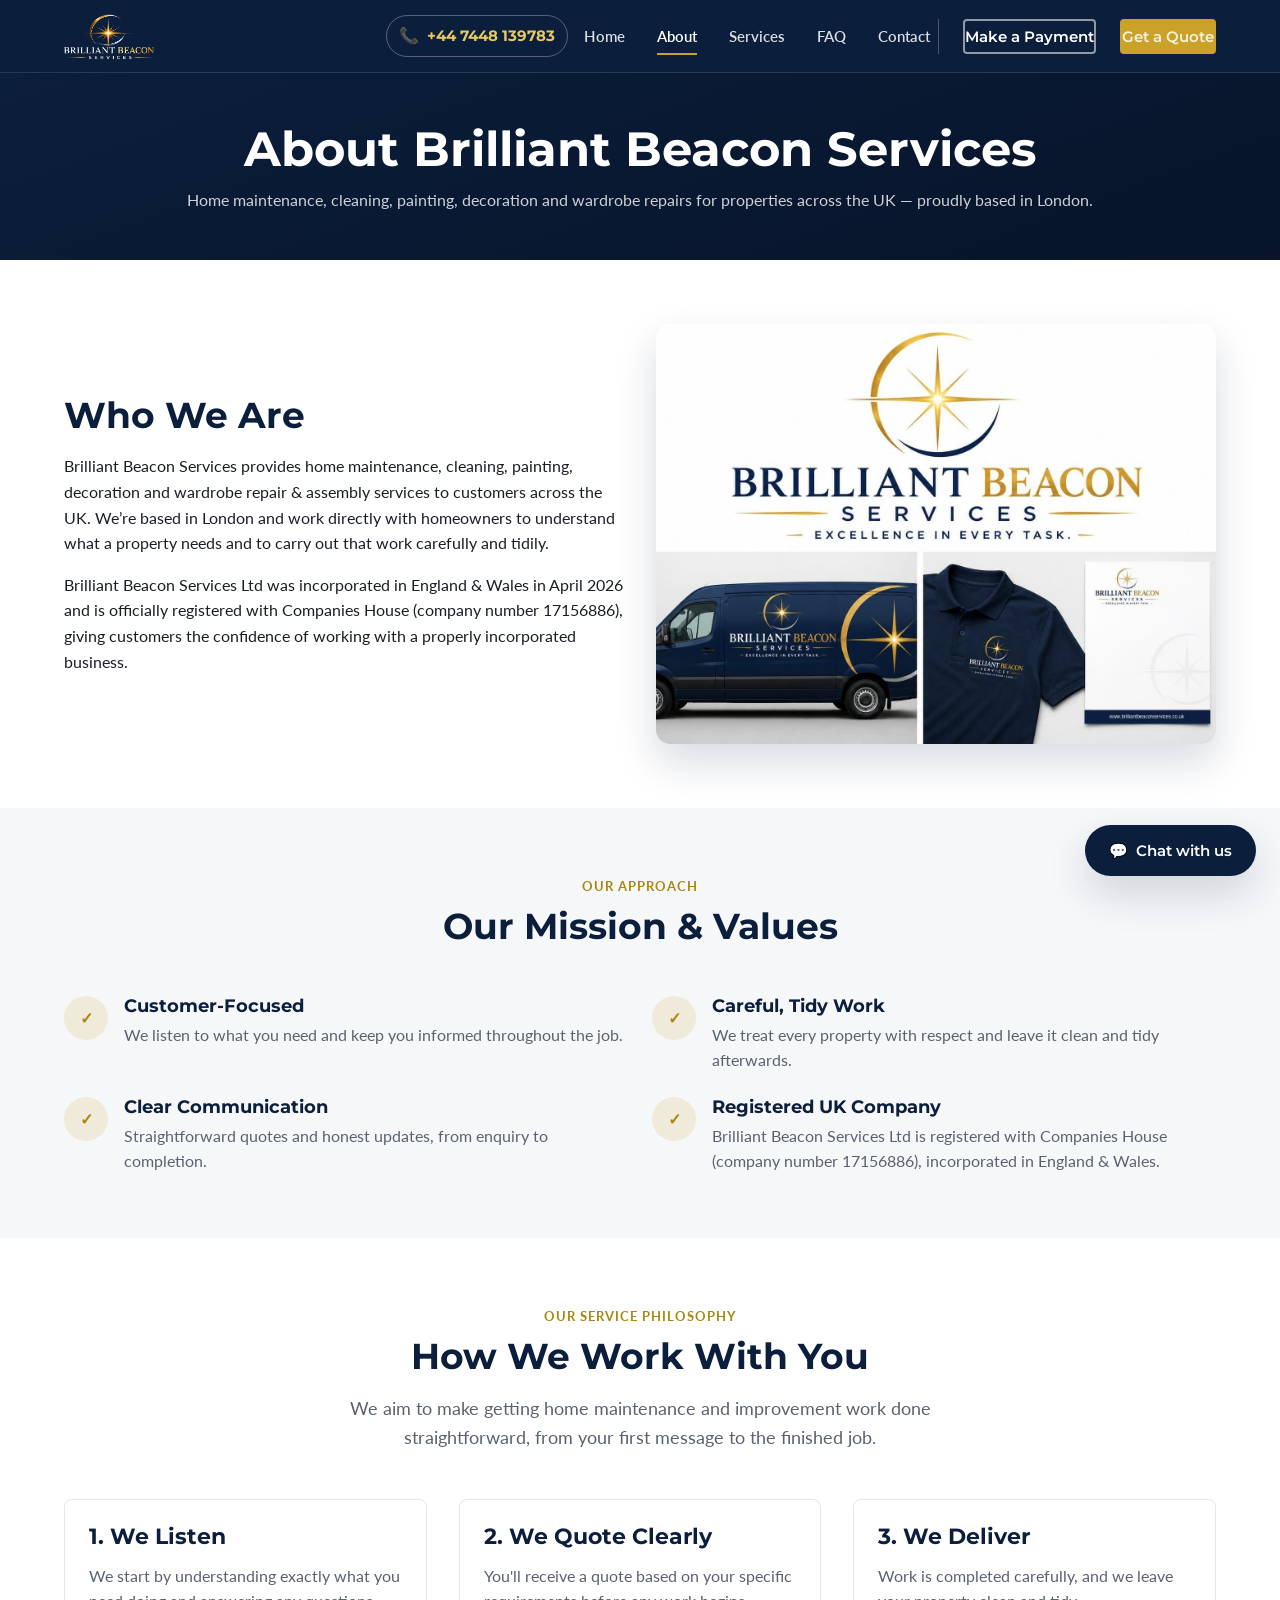
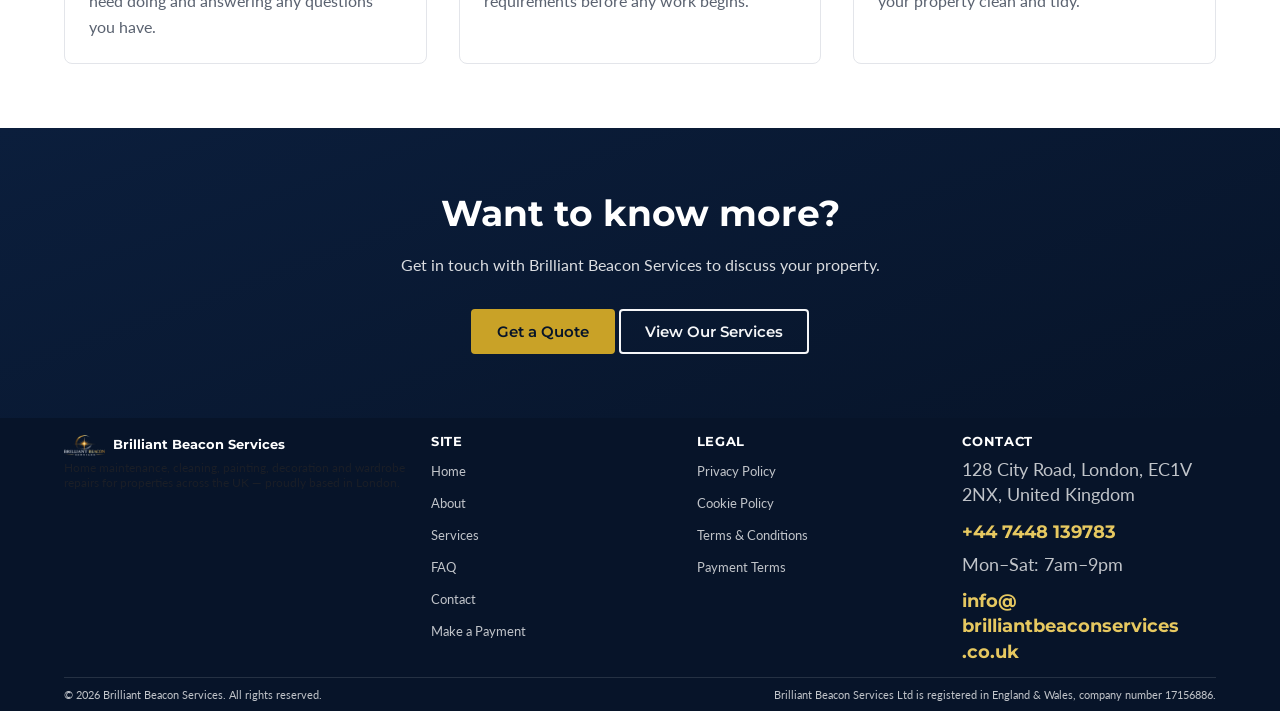
<file: about.html>
<!DOCTYPE html>
<html lang="en-GB">
<head>
<meta charset="UTF-8">
<meta name="viewport" content="width=device-width, initial-scale=1.0, viewport-fit=cover">
<title>About Us | Brilliant Beacon Services</title>
<meta name="description" content="Learn about Brilliant Beacon Services, a London-based home maintenance, cleaning, painting and decoration business serving customers UK-wide, and our approach to customer-focused work.">
<link rel="canonical" href="https://brilliantbeaconservices.co.uk/about.html">
<meta property="og:type" content="website">
<meta property="og:title" content="About Us | Brilliant Beacon Services">
<meta property="og:description" content="London-based home maintenance, cleaning, painting and decoration, serving customers across the UK.">
<meta property="og:url" content="https://brilliantbeaconservices.co.uk/about.html">
<meta property="og:image" content="https://brilliantbeaconservices.co.uk/images/logo/brilliant-beacon-logo.jpg">
<link rel="icon" href="/favicon.ico" sizes="any">
<link rel="icon" type="image/png" sizes="32x32" href="/images/logo/favicon-32.png">
<link rel="icon" type="image/png" sizes="16x16" href="/images/logo/favicon-16.png">
<link rel="apple-touch-icon" sizes="180x180" href="/images/logo/apple-touch-icon.png">
<link rel="manifest" href="/site.webmanifest">
<meta name="theme-color" content="#0b1e3c">
<meta name="apple-mobile-web-app-capable" content="yes">
<meta name="apple-mobile-web-app-status-bar-style" content="black-translucent">
<meta name="apple-mobile-web-app-title" content="Brilliant Beacon">

<!-- Fonts: Montserrat for headings/buttons, Lato for body text -->
<link rel="preconnect" href="https://fonts.googleapis.com">
<link rel="preconnect" href="https://fonts.gstatic.com" crossorigin>
<link href="https://fonts.googleapis.com/css2?family=Montserrat:wght@600;700&family=Lato:wght@400;700&display=swap" rel="stylesheet">

<link rel="stylesheet" href="css/style.css">
<link rel="stylesheet" href="css/responsive.css">
<!-- Plausible Analytics: cookie-free, no personal data collected, no consent banner required under UK PECR/GDPR. -->
<script defer data-domain="brilliantbeaconservices.co.uk" src="https://plausible.io/js/script.js"></script>
<!-- Cloudflare Web Analytics -->
<script type='module' src='https://static.cloudflareinsights.com/beacon.min.js' data-cf-beacon='{"token": "106e333c2b1341048448f47aedfb4e5a"}'></script>
<!-- End Cloudflare Web Analytics -->
</head>
<body>
<a class="skip-link" href="#main">Skip to main content</a>

<header class="site-header">
  <div class="container header-inner">
    <a class="brand" href="index.html">
      <img src="images/logo/brilliant-beacon-logo-header.png" alt="Brilliant Beacon Services logo">
      <span class="visually-hidden">Brilliant Beacon Services</span>
    </a>
    <a class="header-phone" href="tel:+447448139783" aria-label="Call Brilliant Beacon Services on +44 7448 139783"><span class="header-phone-icon" aria-hidden="true">📞</span><span class="header-phone-text">+44 7448 139783</span></a>
    <button class="nav-toggle" aria-expanded="false" aria-controls="main-nav" aria-label="Open menu">
      <span class="bar"></span><span class="bar"></span><span class="bar"></span>
    </button>
    <nav class="main-nav" id="main-nav" aria-label="Primary">
      <ul>
        <li><a href="index.html">Home</a></li>
        <li><a href="about.html" aria-current="page">About</a></li>
        <li><a href="services.html">Services</a></li>
        <li><a href="faq.html">FAQ</a></li>
        <li><a href="contact.html">Contact</a></li>
      </ul>
      <div class="nav-cta">
        <a class="btn btn-secondary on-light btn-sm" href="payment.html">Make a Payment</a>
        <a class="btn btn-primary btn-sm" href="contact.html">Get a Quote</a>
      </div>
    </nav>
  </div>
  <div class="nav-backdrop"></div>
</header>

<main id="main">
  <header class="page-header">
    <div class="container">
      <h1>About Brilliant Beacon Services</h1>
      <p>Home maintenance, cleaning, painting, decoration and wardrobe repairs for properties across the UK — proudly based in London.</p>
    </div>
  </header>

  <section>
    <div class="container">
      <div class="grid grid-2" style="align-items:center;">
        <div>
          <h2>Who We Are</h2>
          <p>Brilliant Beacon Services provides home maintenance, cleaning, painting, decoration and wardrobe repair &amp; assembly services to customers across the UK. We’re based in London and work directly with homeowners to understand what a property needs and to carry out that work carefully and tidily.</p>
          <p>Brilliant Beacon Services Ltd was incorporated in England &amp; Wales in April 2026 and is officially registered with Companies House (company number 17156886), giving customers the confidence of working with a properly incorporated business.</p>
        </div>
        <div class="hero-media">
          <img src="images/branding/brilliant-beacon-brand-identity.jpg" alt="Brilliant Beacon Services brand identity: logo, liveried van, branded polo shirt and letterhead.">
        </div>
      </div>
    </div>
  </section>

  <section class="section-alt">
    <div class="container">
      <div class="section-header">
        <span class="eyebrow">Our approach</span>
        <h2>Our Mission &amp; Values</h2>
      </div>
      <ul class="feature-list grid grid-2">
        <li class="feature-item">
          <span class="feature-icon" aria-hidden="true">✓</span>
          <div>
            <h3>Customer-Focused</h3>
            <p>We listen to what you need and keep you informed throughout the job.</p>
          </div>
        </li>
        <li class="feature-item">
          <span class="feature-icon" aria-hidden="true">✓</span>
          <div>
            <h3>Careful, Tidy Work</h3>
            <p>We treat every property with respect and leave it clean and tidy afterwards.</p>
          </div>
        </li>
        <li class="feature-item">
          <span class="feature-icon" aria-hidden="true">✓</span>
          <div>
            <h3>Clear Communication</h3>
            <p>Straightforward quotes and honest updates, from enquiry to completion.</p>
          </div>
        </li>
        <li class="feature-item">
          <span class="feature-icon" aria-hidden="true">✓</span>
          <div>
            <h3>Registered UK Company</h3>
            <p>Brilliant Beacon Services Ltd is registered with Companies House (company number 17156886), incorporated in England &amp; Wales.</p>
          </div>
        </li>
      </ul>
    </div>
  </section>

  <section>
    <div class="container">
      <div class="section-header">
        <span class="eyebrow">Our Service Philosophy</span>
        <h2>How We Work With You</h2>
        <p>We aim to make getting home maintenance and improvement work done straightforward, from your first message to the finished job.</p>
      </div>
      <div class="grid grid-3">
        <div class="card"><div class="card-body">
          <h3>1. We Listen</h3>
          <p>We start by understanding exactly what you need doing and answering any questions you have.</p>
        </div></div>
        <div class="card"><div class="card-body">
          <h3>2. We Quote Clearly</h3>
          <p>You'll receive a quote based on your specific requirements before any work begins.</p>
        </div></div>
        <div class="card"><div class="card-body">
          <h3>3. We Deliver</h3>
          <p>Work is completed carefully, and we leave your property clean and tidy.</p>
        </div></div>
      </div>
    </div>
  </section>

  <section class="section-dark cta-band">
    <div class="container">
      <h2>Want to know more?</h2>
      <p>Get in touch with Brilliant Beacon Services to discuss your property.</p>
      <div class="hero-actions">
        <a class="btn btn-primary" href="contact.html">Get a Quote</a>
        <a class="btn btn-secondary" href="services.html">View Our Services</a>
      </div>
    </div>
  </section>
</main>

<footer class="site-footer">
  <div class="container">
    <div class="footer-grid">
      <div>
        <div class="footer-brand">
          <img src="images/logo/brilliant-beacon-logo-header.png" alt="Brilliant Beacon Services logo">
          <span>Brilliant Beacon Services</span>
        </div>
        <p>Home maintenance, cleaning, painting, decoration and wardrobe repairs for properties across the UK — proudly based in London.</p>
      </div>
      <div>
        <h4>Site</h4>
        <ul>
          <li><a href="index.html">Home</a></li>
          <li><a href="about.html">About</a></li>
          <li><a href="services.html">Services</a></li>
          <li><a href="faq.html">FAQ</a></li>
          <li><a href="contact.html">Contact</a></li>
          <li><a href="payment.html">Make a Payment</a></li>
        </ul>
      </div>
      <div>
        <h4>Legal</h4>
        <ul>
          <li><a href="privacy.html">Privacy Policy</a></li>
          <li><a href="cookies.html">Cookie Policy</a></li>
          <li><a href="terms.html">Terms &amp; Conditions</a></li>
          <li><a href="payment-terms.html">Payment Terms</a></li>
        </ul>
      </div>
      <div>
        <h4>Contact</h4>
        <ul>
          <li class="footer-contact-text">128 City Road, London, EC1V 2NX, United Kingdom</li><li><a href="tel:+447448139783" class="footer-contact-highlight">+44 7448 139783</a></li><li class="footer-contact-text">Mon–Sat: 7am–9pm</li>
          <li><a href="mailto:info@brilliantbeaconservices.co.uk" class="footer-contact-highlight">info@<wbr>brilliantbeaconservices<wbr>.co.uk</a></li>
        </ul>
      </div>
    </div>
    <div class="footer-bottom">
      <span>&copy; <span id="year"></span> Brilliant Beacon Services. All rights reserved.</span>
      <span>Brilliant Beacon Services Ltd is registered in England &amp; Wales, company number 17156886.</span>
    </div>
  </div>
</footer>

<button class="chat-launcher" id="chat-launcher" aria-haspopup="dialog" aria-expanded="false" aria-controls="chat-window">
  <span aria-hidden="true">💬</span><span class="label">Chat with us</span>
</button>
<section class="chat-window" id="chat-window" hidden role="dialog" aria-modal="false" aria-labelledby="chat-title">
  <header class="chat-header">
    <strong id="chat-title">Brilliant Beacon Services</strong>
    <div class="chat-header-actions">
      <button id="chat-clear" type="button" aria-label="Clear conversation" title="Clear conversation">🗑</button>
      <button id="chat-close" type="button" aria-label="Close chat">&times;</button>
    </div>
  </header>
  <div class="chat-messages" id="chat-messages" role="log" aria-live="polite">
    <div class="chat-message bot">Hello! 👋 How can we help you today?</div>
  </div>
  <div class="chat-quick-actions">
    <a class="btn btn-secondary on-light btn-sm" href="contact.html">Contact the Team</a>
    <a class="btn btn-secondary on-light btn-sm" href="contact.html">Request a Quote</a>
  </div>
  <form class="chat-input-row" id="chat-form">
    <label for="chat-input" class="visually-hidden">Type your message</label>
    <textarea id="chat-input" rows="1" placeholder="Type your message..." required></textarea>
    <button type="submit" aria-label="Send message">➤</button>
  </form>
  <p class="chat-footer-note">Our assistant uses information about Brilliant Beacon Services only and can't guarantee prices or availability. For anything urgent, please use the Contact page.</p>
</section>

<script src="js/navigation.js" defer></script>
<script src="js/main.js" defer></script>
<script src="js/chatbot.js" defer></script>
</body>
</html>
</file>
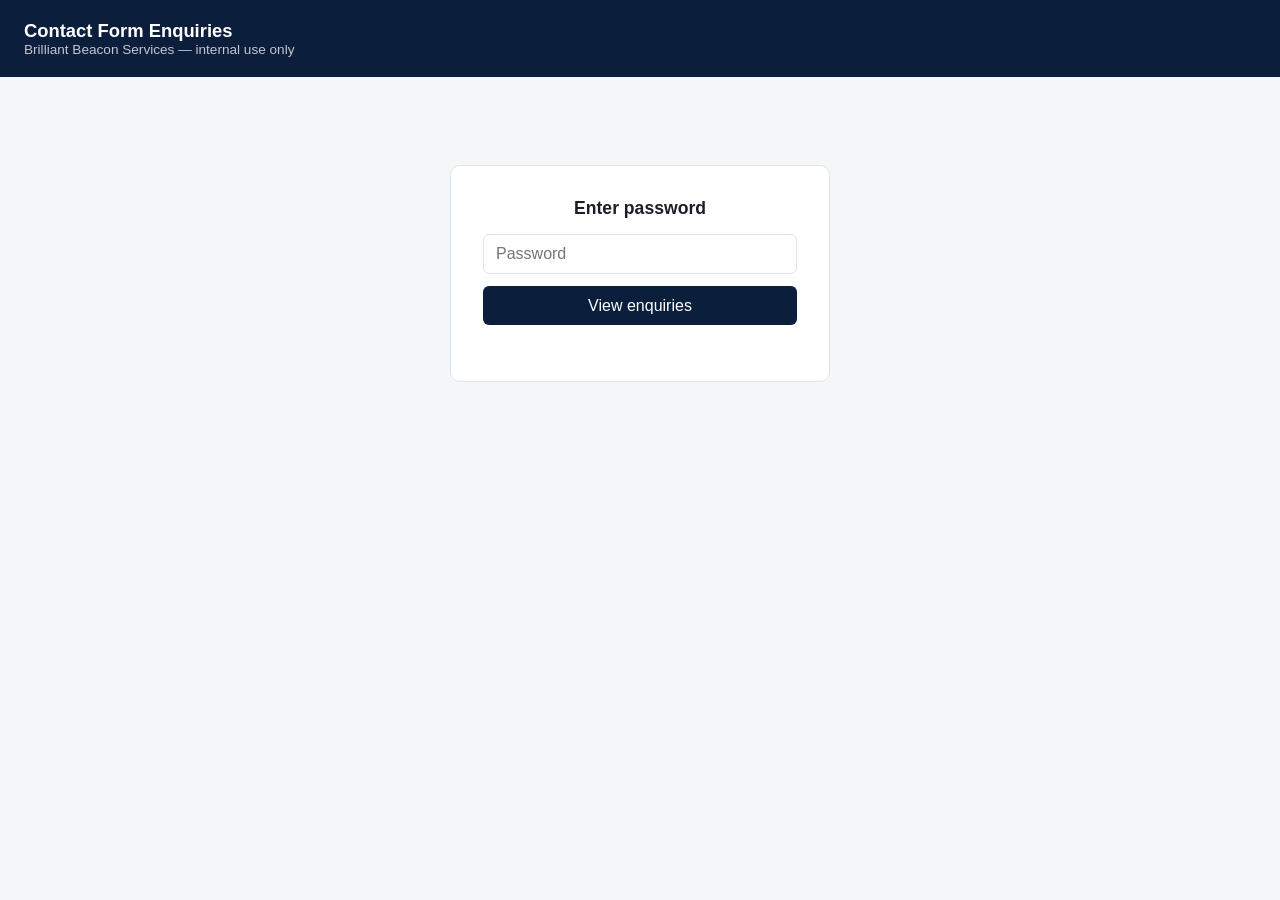
<file: admin.html>
<!DOCTYPE html>
<html lang="en">
<head>
<meta charset="UTF-8">
<meta name="viewport" content="width=device-width, initial-scale=1.0">
<title>Enquiries | Brilliant Beacon Services</title>
<meta name="robots" content="noindex, nofollow">
<style>
  :root {
    --color-primary: #0b1e3c;
    --color-primary-dark: #071429;
    --color-accent: #c9a227;
    --color-accent-dark: #a9870f;
    --color-text: #1a1e27;
    --color-border: #dfe3ea;
    --color-bg: #f5f6f8;
  }
  * { box-sizing: border-box; }
  body {
    margin: 0;
    font-family: -apple-system, BlinkMacSystemFont, "Segoe UI", Roboto, Arial, sans-serif;
    background: var(--color-bg);
    color: var(--color-text);
  }
  header {
    background: var(--color-primary);
    color: #fff;
    padding: 1.25rem 1.5rem;
    display: flex;
    align-items: center;
    justify-content: space-between;
    flex-wrap: wrap;
    gap: 0.75rem;
  }
  header h1 { font-size: 1.15rem; margin: 0; font-weight: 600; }
  header .sub { font-size: 0.85rem; opacity: 0.75; }
  main { max-width: 1100px; margin: 0 auto; padding: 1.5rem; }

  /* Login gate */
  #login-screen {
    max-width: 380px;
    margin: 4rem auto;
    background: #fff;
    border: 1px solid var(--color-border);
    border-radius: 10px;
    padding: 2rem;
    text-align: center;
  }
  #login-screen h2 { margin-top: 0; font-size: 1.1rem; }
  #login-screen input[type="password"] {
    width: 100%;
    padding: 0.65rem 0.75rem;
    border: 1px solid var(--color-border);
    border-radius: 6px;
    font-size: 1rem;
    margin-bottom: 0.75rem;
  }
  #login-screen button, .btn {
    width: 100%;
    padding: 0.65rem 0.75rem;
    background: var(--color-primary);
    color: #fff;
    border: none;
    border-radius: 6px;
    font-size: 1rem;
    cursor: pointer;
  }
  #login-screen button:hover, .btn:hover { background: var(--color-primary-dark); }
  #login-error { color: #b3261e; font-size: 0.85rem; margin-top: 0.5rem; min-height: 1.2em; }

  /* Table view */
  [hidden] { display: none !important; }
  .toolbar {
    display: flex;
    justify-content: space-between;
    align-items: center;
    margin-bottom: 1rem;
    flex-wrap: wrap;
    gap: 0.5rem;
  }
  .toolbar .btn { width: auto; padding: 0.5rem 1rem; font-size: 0.85rem; }
  .count { font-size: 0.9rem; color: #555; }

  .card-list { display: flex; flex-direction: column; gap: 0.75rem; }
  .submission-card {
    background: #fff;
    border: 1px solid var(--color-border);
    border-radius: 8px;
    padding: 1rem 1.25rem;
  }
  .submission-card .row1 {
    display: flex;
    justify-content: space-between;
    align-items: baseline;
    flex-wrap: wrap;
    gap: 0.5rem;
    margin-bottom: 0.4rem;
  }
  .submission-card .name { font-weight: 600; font-size: 1.05rem; }
  .submission-card .date { font-size: 0.8rem; color: #777; }
  .submission-card .service-tag {
    display: inline-block;
    background: var(--color-accent);
    color: #3a2e00;
    font-size: 0.75rem;
    font-weight: 600;
    padding: 0.15rem 0.55rem;
    border-radius: 999px;
    margin-bottom: 0.5rem;
  }
  .submission-card .meta { font-size: 0.85rem; color: #444; margin-bottom: 0.5rem; }
  .submission-card .meta a { color: var(--color-primary); }
  .submission-card .message { font-size: 0.9rem; white-space: pre-wrap; line-height: 1.4; }

  #empty-state, #error-state { text-align: center; padding: 3rem 1rem; color: #666; }
  #error-state { color: #b3261e; }
</style>
</head>
<body>

<header>
  <div>
    <h1>Contact Form Enquiries</h1>
    <div class="sub">Brilliant Beacon Services — internal use only</div>
  </div>
  <button class="btn" id="logout-btn" hidden style="width:auto; padding:0.5rem 1rem; background:transparent; border:1px solid rgba(255,255,255,0.4); font-size:0.85rem;">Log out</button>
</header>

<main>
  <div id="login-screen">
    <h2>Enter password</h2>
    <input type="password" id="password-input" placeholder="Password" autocomplete="current-password">
    <button id="login-btn">View enquiries</button>
    <div id="login-error"></div>
  </div>

  <div id="app-screen" hidden>
    <div class="toolbar">
      <div class="count" id="count-label"></div>
      <button class="btn" id="refresh-btn">Refresh</button>
    </div>
    <div id="empty-state" hidden>No enquiries yet.</div>
    <div id="error-state" hidden></div>
    <div class="card-list" id="card-list"></div>
  </div>
</main>

<script src="/js/admin.js"></script>

</body>
</html>
</file>
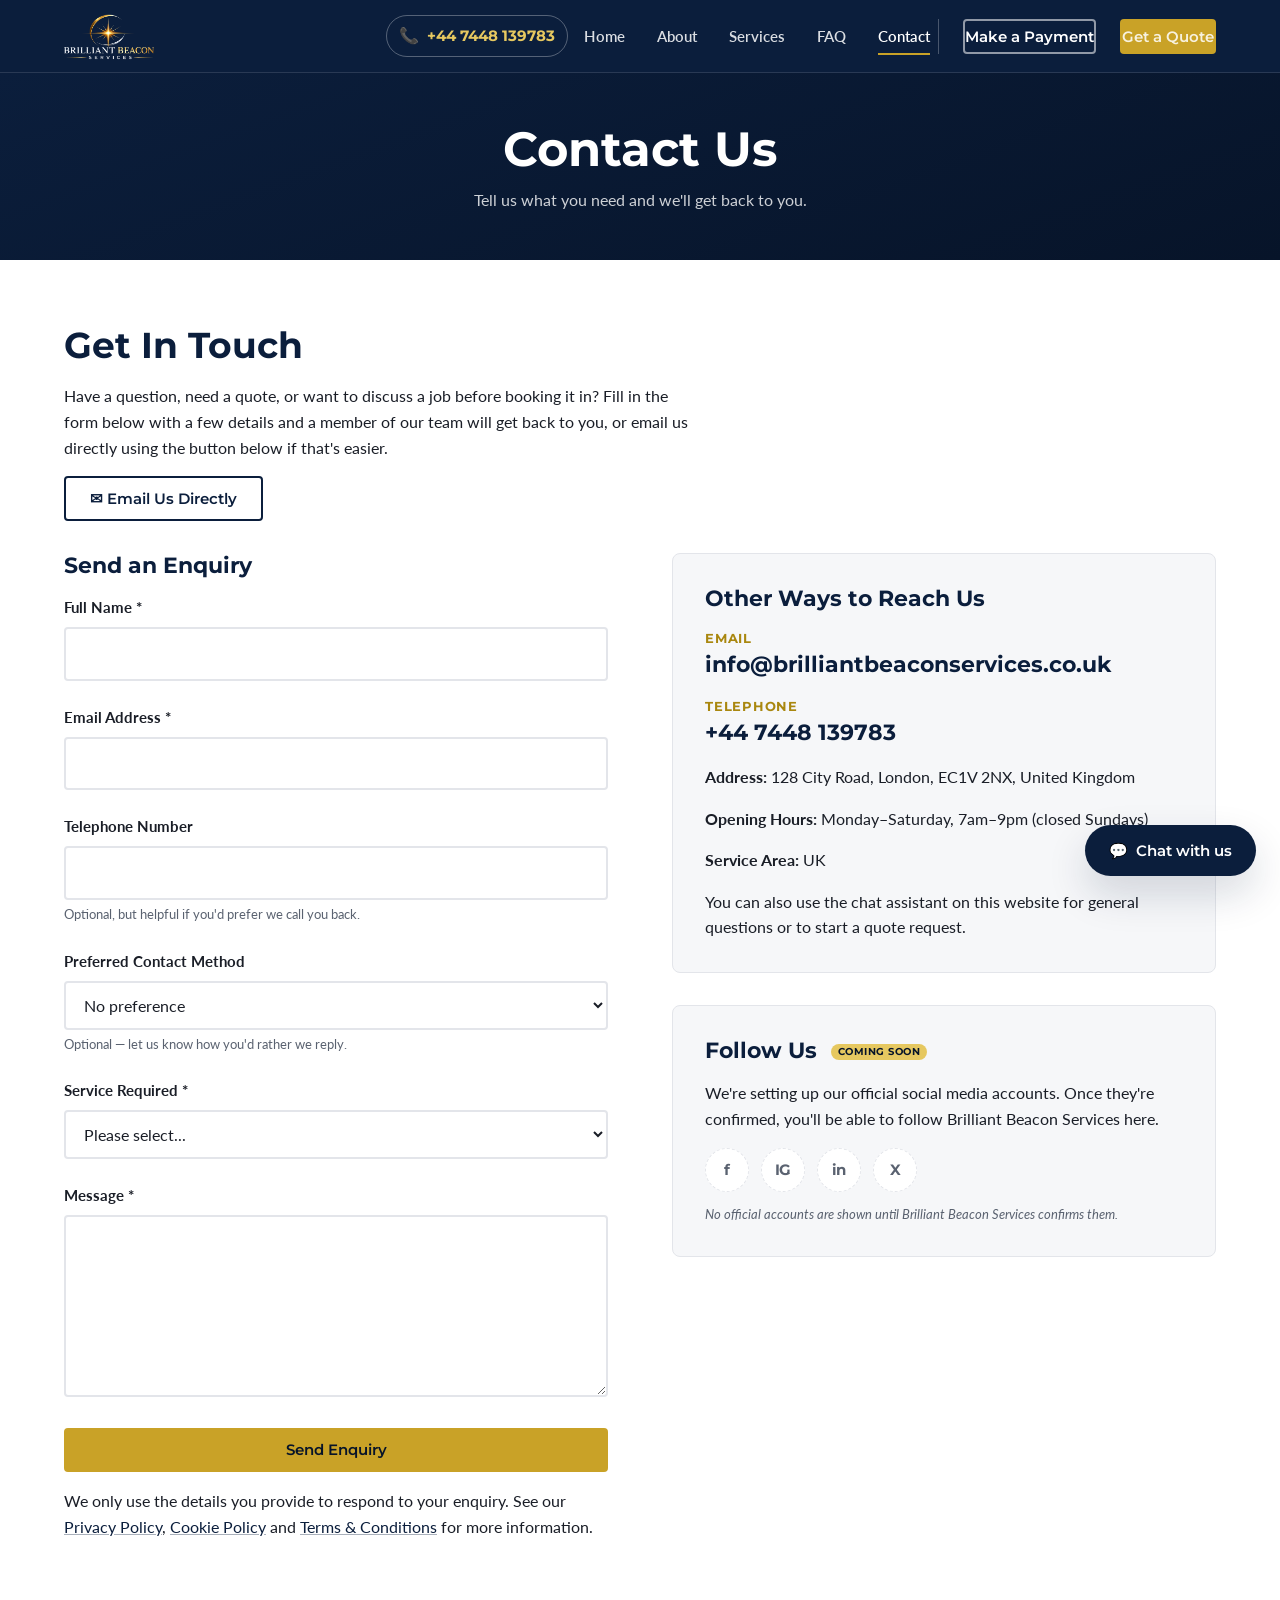
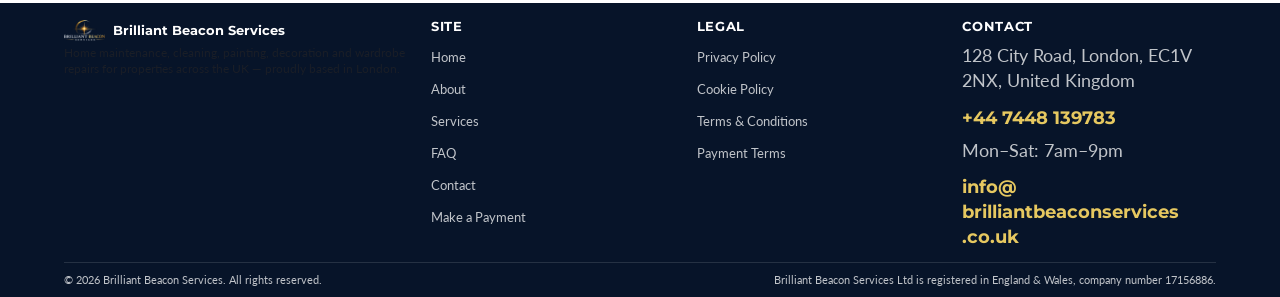
<file: contact.html>
<!DOCTYPE html>
<html lang="en-GB">
<head>
<meta charset="UTF-8">
<meta name="viewport" content="width=device-width, initial-scale=1.0, viewport-fit=cover">
<title>Contact Us | Brilliant Beacon Services</title>
<meta name="description" content="Get in touch with Brilliant Beacon Services, based in London EC1V and serving customers UK-wide, to request a quote or ask a question.">
<link rel="canonical" href="https://brilliantbeaconservices.co.uk/contact.html">
<meta property="og:type" content="website">
<meta property="og:title" content="Contact Us | Brilliant Beacon Services">
<meta property="og:description" content="Get in touch with our London-based team to request a quote or ask a question about our services.">
<meta property="og:url" content="https://brilliantbeaconservices.co.uk/contact.html">
<meta property="og:image" content="https://brilliantbeaconservices.co.uk/images/logo/brilliant-beacon-logo.jpg">
<link rel="icon" href="/favicon.ico" sizes="any">
<link rel="icon" type="image/png" sizes="32x32" href="/images/logo/favicon-32.png">
<link rel="icon" type="image/png" sizes="16x16" href="/images/logo/favicon-16.png">
<link rel="apple-touch-icon" sizes="180x180" href="/images/logo/apple-touch-icon.png">
<link rel="manifest" href="/site.webmanifest">
<meta name="theme-color" content="#0b1e3c">
<meta name="apple-mobile-web-app-capable" content="yes">
<meta name="apple-mobile-web-app-status-bar-style" content="black-translucent">
<meta name="apple-mobile-web-app-title" content="Brilliant Beacon">

<!-- Fonts: Montserrat for headings/buttons, Lato for body text -->
<link rel="preconnect" href="https://fonts.googleapis.com">
<link rel="preconnect" href="https://fonts.gstatic.com" crossorigin>
<link href="https://fonts.googleapis.com/css2?family=Montserrat:wght@600;700&family=Lato:wght@400;700&display=swap" rel="stylesheet">

<link rel="stylesheet" href="css/style.css">
<link rel="stylesheet" href="css/responsive.css">
<!-- Plausible Analytics: cookie-free, no personal data collected, no consent banner required under UK PECR/GDPR. -->
<script defer data-domain="brilliantbeaconservices.co.uk" src="https://plausible.io/js/script.js"></script>
<!-- Cloudflare Web Analytics -->
<script type='module' src='https://static.cloudflareinsights.com/beacon.min.js' data-cf-beacon='{"token": "106e333c2b1341048448f47aedfb4e5a"}'></script>
<!-- End Cloudflare Web Analytics -->
</head>
<body>
<a class="skip-link" href="#main">Skip to main content</a>

<header class="site-header">
  <div class="container header-inner">
    <a class="brand" href="index.html">
      <img src="images/logo/brilliant-beacon-logo-header.png" alt="Brilliant Beacon Services logo">
      <span class="visually-hidden">Brilliant Beacon Services</span>
    </a>
    <a class="header-phone" href="tel:+447448139783" aria-label="Call Brilliant Beacon Services on +44 7448 139783"><span class="header-phone-icon" aria-hidden="true">📞</span><span class="header-phone-text">+44 7448 139783</span></a>
    <button class="nav-toggle" aria-expanded="false" aria-controls="main-nav" aria-label="Open menu">
      <span class="bar"></span><span class="bar"></span><span class="bar"></span>
    </button>
    <nav class="main-nav" id="main-nav" aria-label="Primary">
      <ul>
        <li><a href="index.html">Home</a></li>
        <li><a href="about.html">About</a></li>
        <li><a href="services.html">Services</a></li>
        <li><a href="faq.html">FAQ</a></li>
        <li><a href="contact.html" aria-current="page">Contact</a></li>
      </ul>
      <div class="nav-cta">
        <a class="btn btn-secondary on-light btn-sm" href="payment.html">Make a Payment</a>
        <a class="btn btn-primary btn-sm" href="contact.html">Get a Quote</a>
      </div>
    </nav>
  </div>
  <div class="nav-backdrop"></div>
</header>

<main id="main">
  <header class="page-header">
    <div class="container">
      <h1>Contact Us</h1>
      <p>Tell us what you need and we'll get back to you.</p>
    </div>
  </header>

  <section id="get-in-touch">
    <div class="container">
      <div style="max-width: 640px; margin-bottom: var(--space-6);">
        <h2>Get In Touch</h2>
        <p>Have a question, need a quote, or want to discuss a job before booking it in? Fill in the form below with a few details and a member of our team will get back to you, or email us directly using the button below if that's easier.</p>
        <a class="btn btn-secondary on-light" href="mailto:info@brilliantbeaconservices.co.uk">✉ Email Us Directly</a>
      </div>

      <div class="grid grid-2" style="align-items:flex-start; gap: var(--space-8);">
        <div>
          <h3>Send an Enquiry</h3>

          <div class="form-status" id="form-status" role="status" hidden></div>

          <form id="contact-form" novalidate>
            <!-- Honeypot spam trap: real users never see or fill this field -->
            <div class="hp-field" aria-hidden="true">
              <label for="company-website">Leave this field blank</label>
              <input type="text" id="company-website" name="company-website" tabindex="-1" autocomplete="off">
            </div>

            <div class="form-field" id="field-name">
              <label for="name">Full Name <span aria-hidden="true">*</span></label>
              <input type="text" id="name" name="name" autocomplete="name" required aria-required="true">
              <p class="error-message" id="error-name">Please enter your full name.</p>
            </div>

            <div class="form-field" id="field-email">
              <label for="email">Email Address <span aria-hidden="true">*</span></label>
              <input type="email" id="email" name="email" autocomplete="email" required aria-required="true">
              <p class="error-message" id="error-email">Please enter a valid email address.</p>
            </div>

            <div class="form-field" id="field-telephone">
              <label for="telephone">Telephone Number</label>
              <input type="tel" id="telephone" name="telephone" autocomplete="tel">
              <p class="hint">Optional, but helpful if you'd prefer we call you back.</p>
            </div>

            <div class="form-field" id="field-preferred-contact">
              <label for="preferred-contact">Preferred Contact Method</label>
              <select id="preferred-contact" name="preferredContact">
                <option value="">No preference</option>
                <option value="Email">Email</option>
                <option value="Phone">Phone</option>
              </select>
              <p class="hint">Optional — let us know how you'd rather we reply.</p>
            </div>

            <div class="form-field" id="field-service">
              <label for="service">Service Required <span aria-hidden="true">*</span></label>
              <select id="service" name="service" required aria-required="true">
                <option value="">Please select...</option>
                <option value="Home Maintenance">Home Maintenance</option>
                <option value="Cleaning">Cleaning</option>
                <option value="Wardrobe Repair & Assembly">Wardrobe Repair &amp; Assembly</option>
                <option value="Painting">Painting</option>
                <option value="Decoration">Decoration</option>
                <option value="Multiple Services">Multiple Services</option>
                <option value="Other / Not Sure">Other / Not sure</option>
              </select>
              <p class="error-message" id="error-service">Please select a service.</p>
            </div>

            <div class="form-field" id="field-message">
              <label for="message">Message <span aria-hidden="true">*</span></label>
              <textarea id="message" name="message" rows="6" required aria-required="true"></textarea>
              <p class="error-message" id="error-message-field">Please enter a message.</p>
            </div>

            <button type="submit" class="btn btn-primary btn-block" id="contact-submit">Send Enquiry</button>

            <p class="hint" style="margin-top: var(--space-4);">
              We only use the details you provide to respond to your enquiry. See our
              <a href="privacy.html">Privacy Policy</a>, <a href="cookies.html">Cookie Policy</a> and
              <a href="terms.html">Terms &amp; Conditions</a> for more information.
            </p>
          </form>
        </div>

        <aside>
          <div class="info-box">
            <h3>Other Ways to Reach Us</h3>
            <p class="contact-highlight"><strong>Email</strong><a href="mailto:info@brilliantbeaconservices.co.uk">info@<wbr>brilliantbeaconservices.co.uk</a></p>
            <p class="contact-highlight"><strong>Telephone</strong><a href="tel:+447448139783">+44 7448 139783</a></p>
            <p><strong>Address:</strong> 128 City Road, London, EC1V 2NX, United Kingdom</p>
            <p><strong>Opening Hours:</strong> Monday–Saturday, 7am–9pm (closed Sundays)</p>
            <p><strong>Service Area:</strong> UK</p>
            <p>You can also use the chat assistant on this website for general questions or to start a quote request.</p>
          </div>

          <div class="info-box" style="margin-top: var(--space-6);">
            <h3>Follow Us <span class="coming-soon-badge">Coming Soon</span></h3>
            <p>We're setting up our official social media accounts. Once they're confirmed, you'll be able to follow Brilliant Beacon Services here.</p>
            <ul class="social-links-pending" aria-label="Social media accounts, coming soon">
              <li><span class="social-icon-pending" aria-hidden="true">f</span><span class="visually-hidden">Facebook — coming soon</span></li>
              <li><span class="social-icon-pending" aria-hidden="true">IG</span><span class="visually-hidden">Instagram — coming soon</span></li>
              <li><span class="social-icon-pending" aria-hidden="true">in</span><span class="visually-hidden">LinkedIn — coming soon</span></li>
              <li><span class="social-icon-pending" aria-hidden="true">X</span><span class="visually-hidden">X (Twitter) — coming soon</span></li>
            </ul>
            <p class="social-links-note">No official accounts are shown until Brilliant Beacon Services confirms them.</p>
          </div>
        </aside>
      </div>
    </div>
  </section>
</main>

<footer class="site-footer">
  <div class="container">
    <div class="footer-grid">
      <div>
        <div class="footer-brand">
          <img src="images/logo/brilliant-beacon-logo-header.png" alt="Brilliant Beacon Services logo">
          <span>Brilliant Beacon Services</span>
        </div>
        <p>Home maintenance, cleaning, painting, decoration and wardrobe repairs for properties across the UK — proudly based in London.</p>
      </div>
      <div>
        <h4>Site</h4>
        <ul>
          <li><a href="index.html">Home</a></li>
          <li><a href="about.html">About</a></li>
          <li><a href="services.html">Services</a></li>
          <li><a href="faq.html">FAQ</a></li>
          <li><a href="contact.html">Contact</a></li>
          <li><a href="payment.html">Make a Payment</a></li>
        </ul>
      </div>
      <div>
        <h4>Legal</h4>
        <ul>
          <li><a href="privacy.html">Privacy Policy</a></li>
          <li><a href="cookies.html">Cookie Policy</a></li>
          <li><a href="terms.html">Terms &amp; Conditions</a></li>
          <li><a href="payment-terms.html">Payment Terms</a></li>
        </ul>
      </div>
      <div>
        <h4>Contact</h4>
        <ul>
          <li class="footer-contact-text">128 City Road, London, EC1V 2NX, United Kingdom</li><li><a href="tel:+447448139783" class="footer-contact-highlight">+44 7448 139783</a></li><li class="footer-contact-text">Mon–Sat: 7am–9pm</li>
          <li><a href="mailto:info@brilliantbeaconservices.co.uk" class="footer-contact-highlight">info@<wbr>brilliantbeaconservices<wbr>.co.uk</a></li>
        </ul>
      </div>
    </div>
    <div class="footer-bottom">
      <span>&copy; <span id="year"></span> Brilliant Beacon Services. All rights reserved.</span>
      <span>Brilliant Beacon Services Ltd is registered in England &amp; Wales, company number 17156886.</span>
    </div>
  </div>
</footer>

<button class="chat-launcher" id="chat-launcher" aria-haspopup="dialog" aria-expanded="false" aria-controls="chat-window">
  <span aria-hidden="true">💬</span><span class="label">Chat with us</span>
</button>
<section class="chat-window" id="chat-window" hidden role="dialog" aria-modal="false" aria-labelledby="chat-title">
  <header class="chat-header">
    <strong id="chat-title">Brilliant Beacon Services</strong>
    <div class="chat-header-actions">
      <button id="chat-clear" type="button" aria-label="Clear conversation" title="Clear conversation">🗑</button>
      <button id="chat-close" type="button" aria-label="Close chat">&times;</button>
    </div>
  </header>
  <div class="chat-messages" id="chat-messages" role="log" aria-live="polite">
    <div class="chat-message bot">Hello! 👋 How can we help you today?</div>
  </div>
  <div class="chat-quick-actions">
    <a class="btn btn-secondary on-light btn-sm" href="contact.html">Contact the Team</a>
    <a class="btn btn-secondary on-light btn-sm" href="contact.html">Request a Quote</a>
  </div>
  <form class="chat-input-row" id="chat-form">
    <label for="chat-input" class="visually-hidden">Type your message</label>
    <textarea id="chat-input" rows="1" placeholder="Type your message..." required></textarea>
    <button type="submit" aria-label="Send message">➤</button>
  </form>
  <p class="chat-footer-note">Our assistant uses information about Brilliant Beacon Services only and can't guarantee prices or availability. For anything urgent, please use the Contact page.</p>
</section>

<script src="js/navigation.js" defer></script>
<script src="js/main.js" defer></script>
<script src="js/contact.js" defer></script>
<script src="js/chatbot.js" defer></script>
</body>
</html>
</file>
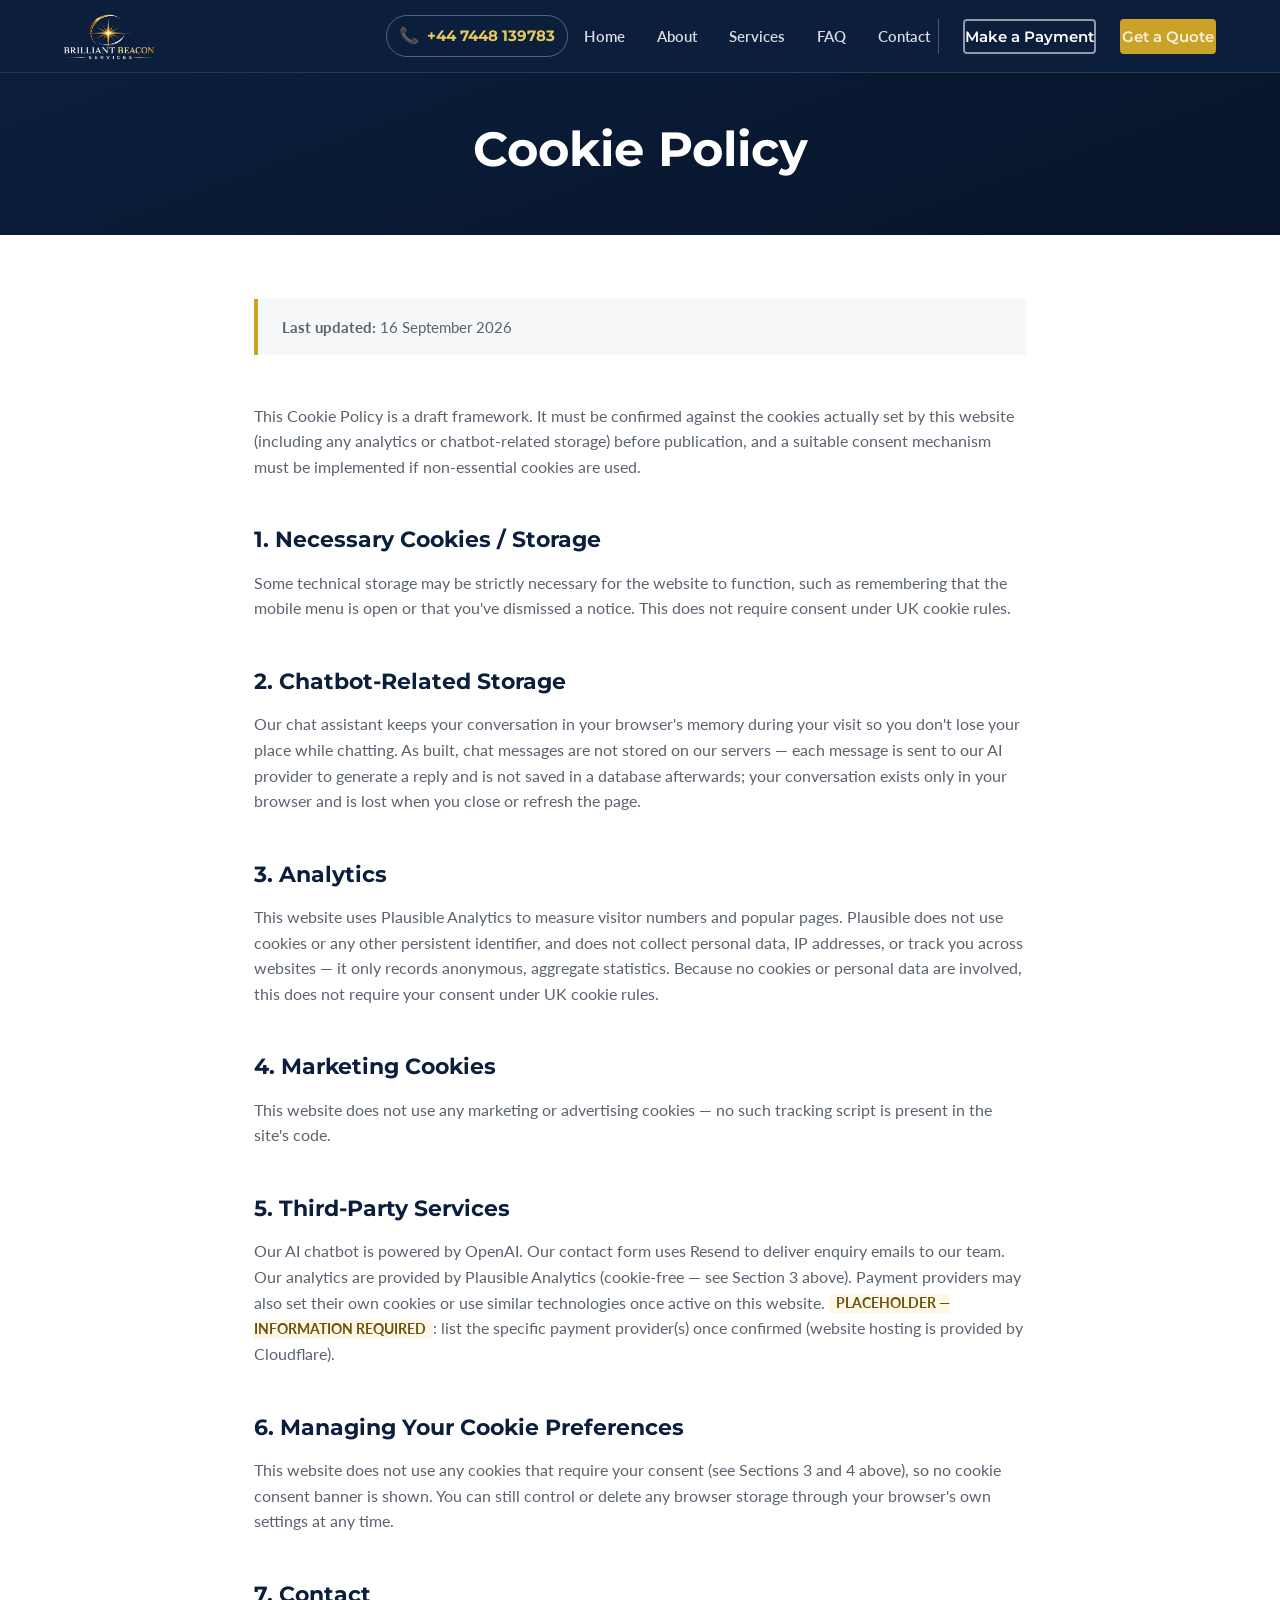
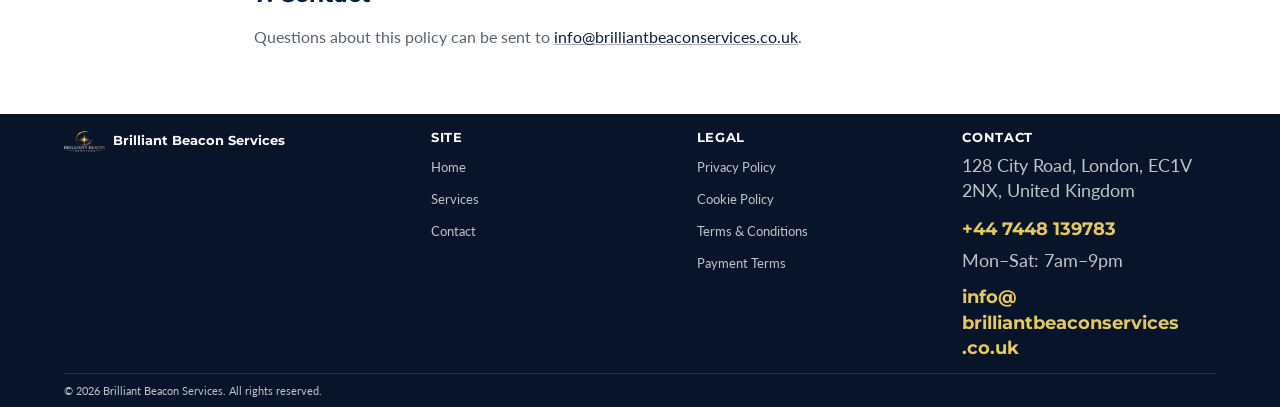
<file: cookies.html>
<!DOCTYPE html>
<html lang="en-GB">
<head>
<meta charset="UTF-8">
<meta name="viewport" content="width=device-width, initial-scale=1.0, viewport-fit=cover">
<title>Cookie Policy | Brilliant Beacon Services</title>
<meta name="description" content="Cookie Policy for Brilliant Beacon Services.">
<link rel="canonical" href="https://brilliantbeaconservices.co.uk/cookies.html">
<link rel="icon" href="/favicon.ico" sizes="any">
<link rel="icon" type="image/png" sizes="32x32" href="/images/logo/favicon-32.png">
<link rel="icon" type="image/png" sizes="16x16" href="/images/logo/favicon-16.png">
<link rel="apple-touch-icon" sizes="180x180" href="/images/logo/apple-touch-icon.png">
<link rel="manifest" href="/site.webmanifest">
<meta name="theme-color" content="#0b1e3c">
<meta name="apple-mobile-web-app-capable" content="yes">
<meta name="apple-mobile-web-app-status-bar-style" content="black-translucent">
<meta name="apple-mobile-web-app-title" content="Brilliant Beacon">

<!-- Fonts: Montserrat for headings/buttons, Lato for body text -->
<link rel="preconnect" href="https://fonts.googleapis.com">
<link rel="preconnect" href="https://fonts.gstatic.com" crossorigin>
<link href="https://fonts.googleapis.com/css2?family=Montserrat:wght@600;700&family=Lato:wght@400;700&display=swap" rel="stylesheet">

<link rel="stylesheet" href="css/style.css">
<link rel="stylesheet" href="css/responsive.css">
<!-- Plausible Analytics: cookie-free, no personal data collected, no consent banner required under UK PECR/GDPR. -->
<script defer data-domain="brilliantbeaconservices.co.uk" src="https://plausible.io/js/script.js"></script>
<!-- Cloudflare Web Analytics -->
<script type='module' src='https://static.cloudflareinsights.com/beacon.min.js' data-cf-beacon='{"token": "106e333c2b1341048448f47aedfb4e5a"}'></script>
<!-- End Cloudflare Web Analytics -->
</head>
<body>
<a class="skip-link" href="#main">Skip to main content</a>
<header class="site-header">
  <div class="container header-inner">
    <a class="brand" href="index.html">
      <img src="images/logo/brilliant-beacon-logo-header.png" alt="Brilliant Beacon Services logo">
      <span class="visually-hidden">Brilliant Beacon Services</span>
    </a>
    <a class="header-phone" href="tel:+447448139783" aria-label="Call Brilliant Beacon Services on +44 7448 139783"><span class="header-phone-icon" aria-hidden="true">📞</span><span class="header-phone-text">+44 7448 139783</span></a>
    <button class="nav-toggle" aria-expanded="false" aria-controls="main-nav" aria-label="Open menu">
      <span class="bar"></span><span class="bar"></span><span class="bar"></span>
    </button>
    <nav class="main-nav" id="main-nav" aria-label="Primary">
      <ul>
        <li><a href="index.html">Home</a></li>
        <li><a href="about.html">About</a></li>
        <li><a href="services.html">Services</a></li>
        <li><a href="faq.html">FAQ</a></li>
        <li><a href="contact.html">Contact</a></li>
      </ul>
      <div class="nav-cta">
        <a class="btn btn-secondary on-light btn-sm" href="payment.html">Make a Payment</a>
        <a class="btn btn-primary btn-sm" href="contact.html">Get a Quote</a>
      </div>
    </nav>
  </div>
  <div class="nav-backdrop"></div>
</header>
<main id="main">
  <header class="page-header"><div class="container"><h1>Cookie Policy</h1></div></header>
  <section>
    <div class="container legal-content" style="max-width: 820px;">
      <div class="legal-meta">
        <p><strong>Last updated:</strong> 16 September 2026</p>
      </div>

      <p>This Cookie Policy is a draft framework. It must be confirmed against the cookies actually set by this website (including any analytics or chatbot-related storage) before publication, and a suitable consent mechanism must be implemented if non-essential cookies are used.</p>

      <h2>1. Necessary Cookies / Storage</h2>
      <p>Some technical storage may be strictly necessary for the website to function, such as remembering that the mobile menu is open or that you've dismissed a notice. This does not require consent under UK cookie rules.</p>

      <h2>2. Chatbot-Related Storage</h2>
      <p>Our chat assistant keeps your conversation in your browser's memory during your visit so you don't lose your place while chatting. As built, chat messages are not stored on our servers — each message is sent to our AI provider to generate a reply and is not saved in a database afterwards; your conversation exists only in your browser and is lost when you close or refresh the page.</p>

      <h2>3. Analytics</h2>
      <p>This website uses Plausible Analytics to measure visitor numbers and popular pages. Plausible does not use cookies or any other persistent identifier, and does not collect personal data, IP addresses, or track you across websites — it only records anonymous, aggregate statistics. Because no cookies or personal data are involved, this does not require your consent under UK cookie rules.</p>

      <h2>4. Marketing Cookies</h2>
      <p>This website does not use any marketing or advertising cookies — no such tracking script is present in the site's code.</p>

      <h2>5. Third-Party Services</h2>
      <p>Our AI chatbot is powered by OpenAI. Our contact form uses Resend to deliver enquiry emails to our team. Our analytics are provided by Plausible Analytics (cookie-free — see Section 3 above). Payment providers may also set their own cookies or use similar technologies once active on this website. <span class="placeholder-flag">PLACEHOLDER — INFORMATION REQUIRED</span>: list the specific payment provider(s) once confirmed (website hosting is provided by Cloudflare).</p>

      <h2>6. Managing Your Cookie Preferences</h2>
      <p>This website does not use any cookies that require your consent (see Sections 3 and 4 above), so no cookie consent banner is shown. You can still control or delete any browser storage through your browser's own settings at any time.</p>

      <h2>7. Contact</h2>
      <p>Questions about this policy can be sent to <a href="mailto:info@brilliantbeaconservices.co.uk">info@brilliantbeaconservices.co.uk</a>.</p>
    </div>
  </section>
</main>
<footer class="site-footer">
  <div class="container">
    <div class="footer-grid">
      <div><div class="footer-brand"><img src="images/logo/brilliant-beacon-logo-header.png" alt="Brilliant Beacon Services logo"><span>Brilliant Beacon Services</span></div></div>
      <div><h4>Site</h4><ul><li><a href="index.html">Home</a></li><li><a href="services.html">Services</a></li><li><a href="contact.html">Contact</a></li></ul></div>
      <div><h4>Legal</h4><ul><li><a href="privacy.html">Privacy Policy</a></li><li><a href="cookies.html">Cookie Policy</a></li><li><a href="terms.html">Terms &amp; Conditions</a></li><li><a href="payment-terms.html">Payment Terms</a></li></ul></div>
      <div><h4>Contact</h4><ul><li class="footer-contact-text">128 City Road, London, EC1V 2NX, United Kingdom</li><li><a href="tel:+447448139783" class="footer-contact-highlight">+44 7448 139783</a></li><li class="footer-contact-text">Mon–Sat: 7am–9pm</li><li><a href="mailto:info@brilliantbeaconservices.co.uk" class="footer-contact-highlight">info@<wbr>brilliantbeaconservices<wbr>.co.uk</a></li></ul></div>
    </div>
    <div class="footer-bottom"><span>&copy; <span id="year"></span> Brilliant Beacon Services. All rights reserved.</span></div>
  </div>
</footer>
<script src="js/navigation.js" defer></script>
<script src="js/main.js" defer></script>
</body>
</html>
</file>
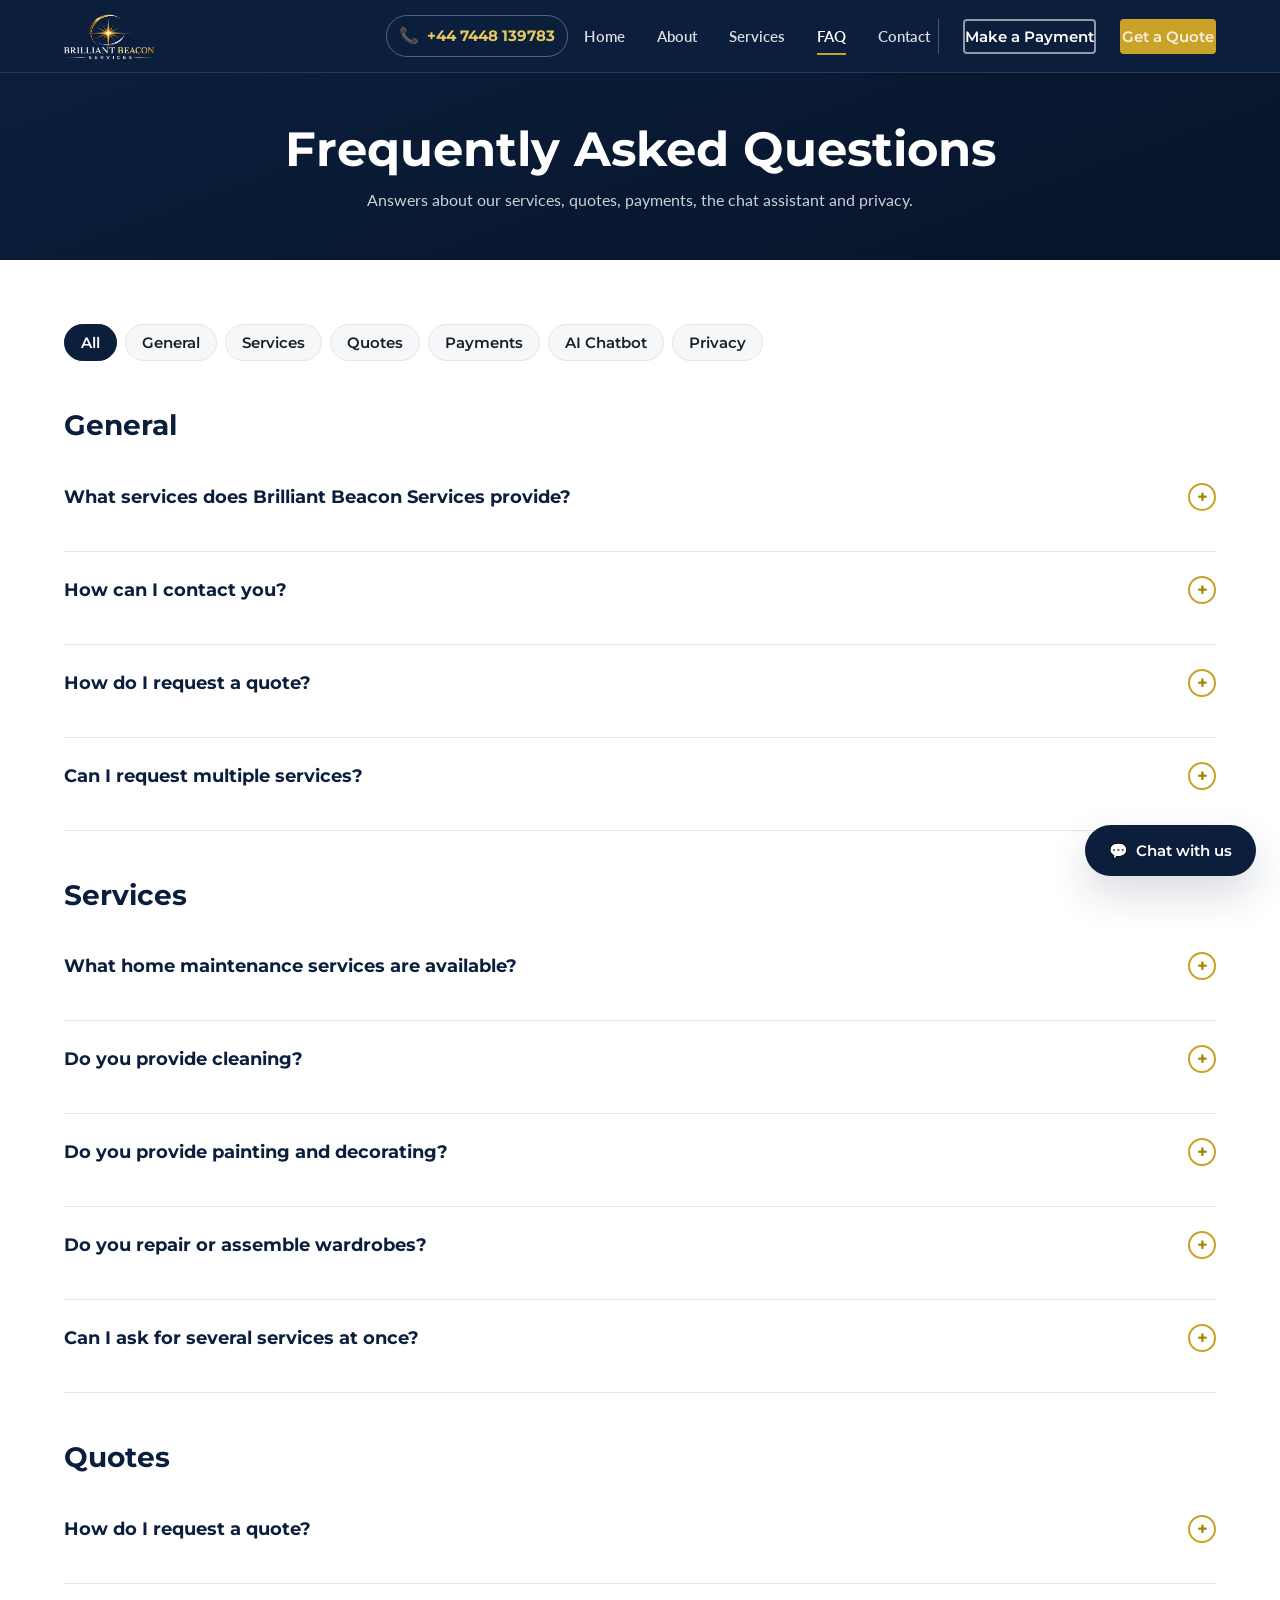
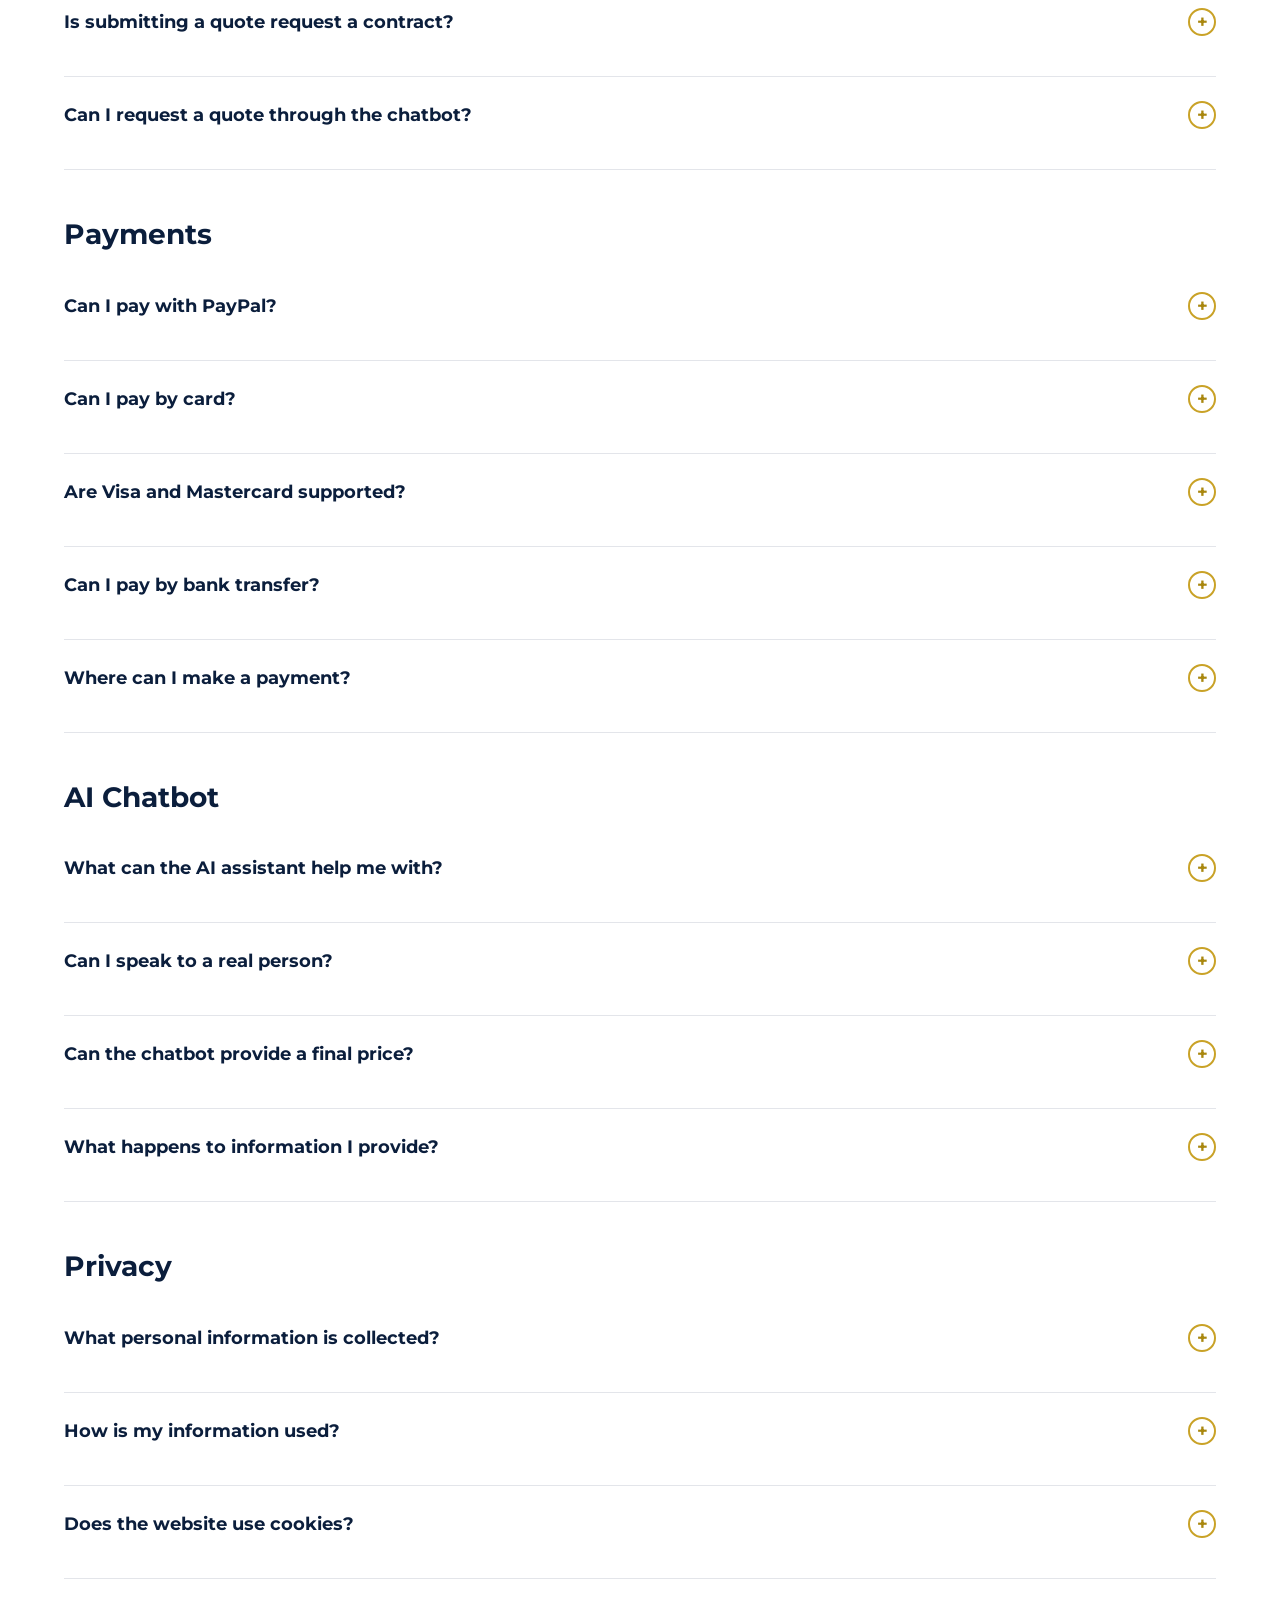
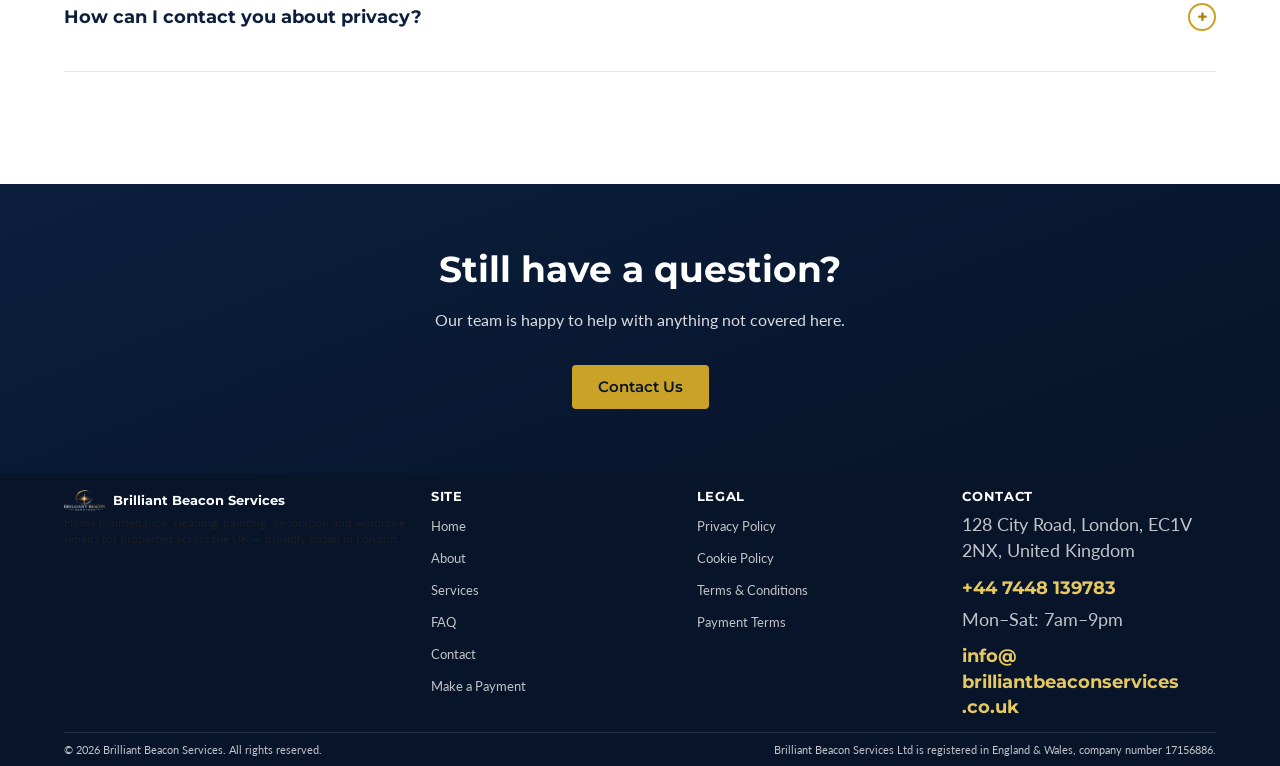
<file: faq.html>
<!DOCTYPE html>
<html lang="en-GB">
<head>
<meta charset="UTF-8">
<meta name="viewport" content="width=device-width, initial-scale=1.0, viewport-fit=cover">
<title>FAQ | Brilliant Beacon Services</title>
<meta name="description" content="Frequently asked questions about Brilliant Beacon Services — our services, quotes, payments, the AI chatbot, and privacy.">
<link rel="canonical" href="https://brilliantbeaconservices.co.uk/faq.html">
<meta property="og:type" content="website">
<meta property="og:title" content="FAQ | Brilliant Beacon Services">
<meta property="og:description" content="Frequently asked questions about our services, quotes, payments, the AI chatbot, and privacy.">
<meta property="og:url" content="https://brilliantbeaconservices.co.uk/faq.html">
<meta property="og:image" content="https://brilliantbeaconservices.co.uk/images/logo/brilliant-beacon-logo.jpg">
<link rel="icon" href="/favicon.ico" sizes="any">
<link rel="icon" type="image/png" sizes="32x32" href="/images/logo/favicon-32.png">
<link rel="icon" type="image/png" sizes="16x16" href="/images/logo/favicon-16.png">
<link rel="apple-touch-icon" sizes="180x180" href="/images/logo/apple-touch-icon.png">
<link rel="manifest" href="/site.webmanifest">
<meta name="theme-color" content="#0b1e3c">
<meta name="apple-mobile-web-app-capable" content="yes">
<meta name="apple-mobile-web-app-status-bar-style" content="black-translucent">
<meta name="apple-mobile-web-app-title" content="Brilliant Beacon">

<!-- Fonts: Montserrat for headings/buttons, Lato for body text -->
<link rel="preconnect" href="https://fonts.googleapis.com">
<link rel="preconnect" href="https://fonts.gstatic.com" crossorigin>
<link href="https://fonts.googleapis.com/css2?family=Montserrat:wght@600;700&family=Lato:wght@400;700&display=swap" rel="stylesheet">

<link rel="stylesheet" href="css/style.css">
<link rel="stylesheet" href="css/responsive.css">
<!-- Plausible Analytics: cookie-free, no personal data collected, no consent banner required under UK PECR/GDPR. -->
<script defer data-domain="brilliantbeaconservices.co.uk" src="https://plausible.io/js/script.js"></script>
<!-- Cloudflare Web Analytics -->
<script type='module' src='https://static.cloudflareinsights.com/beacon.min.js' data-cf-beacon='{"token": "106e333c2b1341048448f47aedfb4e5a"}'></script>
<!-- End Cloudflare Web Analytics -->
</head>
<body>
<a class="skip-link" href="#main">Skip to main content</a>

<header class="site-header">
  <div class="container header-inner">
    <a class="brand" href="index.html">
      <img src="images/logo/brilliant-beacon-logo-header.png" alt="Brilliant Beacon Services logo">
      <span class="visually-hidden">Brilliant Beacon Services</span>
    </a>
    <a class="header-phone" href="tel:+447448139783" aria-label="Call Brilliant Beacon Services on +44 7448 139783"><span class="header-phone-icon" aria-hidden="true">📞</span><span class="header-phone-text">+44 7448 139783</span></a>
    <button class="nav-toggle" aria-expanded="false" aria-controls="main-nav" aria-label="Open menu">
      <span class="bar"></span><span class="bar"></span><span class="bar"></span>
    </button>
    <nav class="main-nav" id="main-nav" aria-label="Primary">
      <ul>
        <li><a href="index.html">Home</a></li>
        <li><a href="about.html">About</a></li>
        <li><a href="services.html">Services</a></li>
        <li><a href="faq.html" aria-current="page">FAQ</a></li>
        <li><a href="contact.html">Contact</a></li>
      </ul>
      <div class="nav-cta">
        <a class="btn btn-secondary on-light btn-sm" href="payment.html">Make a Payment</a>
        <a class="btn btn-primary btn-sm" href="contact.html">Get a Quote</a>
      </div>
    </nav>
  </div>
  <div class="nav-backdrop"></div>
</header>

<main id="main">
  <header class="page-header">
    <div class="container">
      <h1>Frequently Asked Questions</h1>
      <p>Answers about our services, quotes, payments, the chat assistant and privacy.</p>
    </div>
  </header>

  <section>
    <div class="container">
      <ul class="faq-categories" id="faq-categories">
        <li><button type="button" data-category="all" aria-pressed="true">All</button></li>
        <li><button type="button" data-category="general" aria-pressed="false">General</button></li>
        <li><button type="button" data-category="services" aria-pressed="false">Services</button></li>
        <li><button type="button" data-category="quotes" aria-pressed="false">Quotes</button></li>
        <li><button type="button" data-category="payments" aria-pressed="false">Payments</button></li>
        <li><button type="button" data-category="chatbot" aria-pressed="false">AI Chatbot</button></li>
        <li><button type="button" data-category="privacy" aria-pressed="false">Privacy</button></li>
      </ul>

      <!-- GENERAL -->
      <div class="faq-group" data-category="general">
        <h2>General</h2>

        <div class="accordion-item">
          <h3><button class="accordion-trigger" aria-expanded="false" aria-controls="faq-g1">What services does Brilliant Beacon Services provide?<span class="icon" aria-hidden="true">+</span></button></h3>
          <div class="accordion-panel" id="faq-g1"><div class="panel-inner"><p>We provide home maintenance, cleaning, wardrobe repair &amp; assembly, painting, and decoration services. See our <a href="services.html">Services page</a> for full details.</p></div></div>
        </div>

        <div class="accordion-item">
          <h3><button class="accordion-trigger" aria-expanded="false" aria-controls="faq-g2">How can I contact you?<span class="icon" aria-hidden="true">+</span></button></h3>
          <div class="accordion-panel" id="faq-g2"><div class="panel-inner"><p>You can reach us by phone at <a href="tel:+447448139783">+44 7448 139783</a>, by email at <a href="mailto:info@brilliantbeaconservices.co.uk">info@brilliantbeaconservices.co.uk</a>, through our <a href="contact.html">Contact page</a>, or via the chat assistant on this website. We're open Monday to Saturday, 7am to 9pm.</p></div></div>
        </div>

        <div class="accordion-item">
          <h3><button class="accordion-trigger" aria-expanded="false" aria-controls="faq-g3">How do I request a quote?<span class="icon" aria-hidden="true">+</span></button></h3>
          <div class="accordion-panel" id="faq-g3"><div class="panel-inner"><p>Use our <a href="contact.html">Contact form</a>, email us directly, or ask our chat assistant to help you get started.</p></div></div>
        </div>

        <div class="accordion-item">
          <h3><button class="accordion-trigger" aria-expanded="false" aria-controls="faq-g4">Can I request multiple services?<span class="icon" aria-hidden="true">+</span></button></h3>
          <div class="accordion-panel" id="faq-g4"><div class="panel-inner"><p>Yes. You can mention all the services you're interested in when you contact us, and we'll get back to you with a quote covering everything.</p></div></div>
        </div>
      </div>

      <!-- SERVICES -->
      <div class="faq-group" data-category="services">
        <h2>Services</h2>

        <div class="accordion-item">
          <h3><button class="accordion-trigger" aria-expanded="false" aria-controls="faq-s1">What home maintenance services are available?<span class="icon" aria-hidden="true">+</span></button></h3>
          <div class="accordion-panel" id="faq-s1"><div class="panel-inner"><p>Our home maintenance service covers general property upkeep and installations. Full details are on our <a href="services.html#home-maintenance">Home Maintenance</a> section.</p></div></div>
        </div>

        <div class="accordion-item">
          <h3><button class="accordion-trigger" aria-expanded="false" aria-controls="faq-s2">Do you provide cleaning?<span class="icon" aria-hidden="true">+</span></button></h3>
          <div class="accordion-panel" id="faq-s2"><div class="panel-inner"><p>Yes, cleaning is one of our core services. See our <a href="services.html#cleaning">Cleaning</a> section for more information.</p></div></div>
        </div>

        <div class="accordion-item">
          <h3><button class="accordion-trigger" aria-expanded="false" aria-controls="faq-s3">Do you provide painting and decorating?<span class="icon" aria-hidden="true">+</span></button></h3>
          <div class="accordion-panel" id="faq-s3"><div class="panel-inner"><p>Yes. Our <a href="services.html#painting">Painting</a> work covers interiors, exteriors, doors and communal areas, and our <a href="services.html#decoration">Decoration</a> service covers wallpapering and finishing touches — see examples on our <a href="services.html">Services page</a>.</p></div></div>
        </div>

        <div class="accordion-item">
          <h3><button class="accordion-trigger" aria-expanded="false" aria-controls="faq-s5">Do you repair or assemble wardrobes?<span class="icon" aria-hidden="true">+</span></button></h3>
          <div class="accordion-panel" id="faq-s5"><div class="panel-inner"><p>Yes. Our <a href="services.html#wardrobe-repair-assembly">Wardrobe Repair &amp; Assembly</a> service covers flat-pack assembly and fixing doors, hinges and runners on existing wardrobes and fitted storage.</p></div></div>
        </div>

        <div class="accordion-item">
          <h3><button class="accordion-trigger" aria-expanded="false" aria-controls="faq-s4">Can I ask for several services at once?<span class="icon" aria-hidden="true">+</span></button></h3>
          <div class="accordion-panel" id="faq-s4"><div class="panel-inner"><p>Yes, just let us know everything you need when you get in touch and we'll quote for the full job.</p></div></div>
        </div>
      </div>

      <!-- QUOTES -->
      <div class="faq-group" data-category="quotes">
        <h2>Quotes</h2>

        <div class="accordion-item">
          <h3><button class="accordion-trigger" aria-expanded="false" aria-controls="faq-q1">How do I request a quote?<span class="icon" aria-hidden="true">+</span></button></h3>
          <div class="accordion-panel" id="faq-q1"><div class="panel-inner"><p>Complete our <a href="contact.html">Contact form</a>, email us, or ask our chat assistant to help.</p></div></div>
        </div>

        <div class="accordion-item">
          <h3><button class="accordion-trigger" aria-expanded="false" aria-controls="faq-q2">Is submitting a quote request a contract?<span class="icon" aria-hidden="true">+</span></button></h3>
          <div class="accordion-panel" id="faq-q2"><div class="panel-inner"><p>No. Submitting a quote request or enquiry does not create a contract. A contract is only formed once both parties agree to the terms of the work. See our <a href="terms.html">Terms &amp; Conditions</a> for more detail.</p></div></div>
        </div>

        <div class="accordion-item">
          <h3><button class="accordion-trigger" aria-expanded="false" aria-controls="faq-q3">Can I request a quote through the chatbot?<span class="icon" aria-hidden="true">+</span></button></h3>
          <div class="accordion-panel" id="faq-q3"><div class="panel-inner"><p>Yes, our chat assistant can collect your details and pass them to our team, who will follow up with a quote.</p></div></div>
        </div>
      </div>

      <!-- PAYMENTS -->
      <div class="faq-group" data-category="payments">
        <h2>Payments</h2>

        <div class="accordion-item">
          <h3><button class="accordion-trigger" aria-expanded="false" aria-controls="faq-p1">Can I pay with PayPal?<span class="icon" aria-hidden="true">+</span></button></h3>
          <div class="accordion-panel" id="faq-p1"><div class="panel-inner"><p>PayPal is coming soon. In the meantime you can pay by card, Apple Pay, Google Pay or bank on our <a href="payment.html">Payment page</a>.</p></div></div>
        </div>

        <div class="accordion-item">
          <h3><button class="accordion-trigger" aria-expanded="false" aria-controls="faq-p2">Can I pay by card?<span class="icon" aria-hidden="true">+</span></button></h3>
          <div class="accordion-panel" id="faq-p2"><div class="panel-inner"><p>Yes. Choose Card or Bank on our <a href="payment.html">Payment page</a> and pay on Stripe's secure checkout. Apple Pay and Google Pay are also available under Pay Online.</p></div></div>
        </div>

        <div class="accordion-item">
          <h3><button class="accordion-trigger" aria-expanded="false" aria-controls="faq-p3">Are Visa and Mastercard supported?<span class="icon" aria-hidden="true">+</span></button></h3>
          <div class="accordion-panel" id="faq-p3"><div class="panel-inner"><p>Yes. We accept Visa, Mastercard and American Express debit and credit cards on our <a href="payment.html">Payment page</a>.</p></div></div>
        </div>

        <div class="accordion-item">
          <h3><button class="accordion-trigger" aria-expanded="false" aria-controls="faq-p4">Can I pay by bank transfer?<span class="icon" aria-hidden="true">+</span></button></h3>
          <div class="accordion-panel" id="faq-p4"><div class="panel-inner"><p>Yes. Choose Card or Bank on our <a href="payment.html">Payment page</a>, then select bank transfer or Pay by Bank at Stripe's secure checkout. Bank payments are confirmed once the funds arrive.</p></div></div>
        </div>

        <div class="accordion-item">
          <h3><button class="accordion-trigger" aria-expanded="false" aria-controls="faq-p5">Where can I make a payment?<span class="icon" aria-hidden="true">+</span></button></h3>
          <div class="accordion-panel" id="faq-p5"><div class="panel-inner"><p>Visit our <a href="payment.html">Make a Payment</a> page to see the payment methods currently available.</p></div></div>
        </div>
      </div>

      <!-- AI CHATBOT -->
      <div class="faq-group" data-category="chatbot">
        <h2>AI Chatbot</h2>

        <div class="accordion-item">
          <h3><button class="accordion-trigger" aria-expanded="false" aria-controls="faq-c1">What can the AI assistant help me with?<span class="icon" aria-hidden="true">+</span></button></h3>
          <div class="accordion-panel" id="faq-c1"><div class="panel-inner"><p>Our assistant can answer general questions about Brilliant Beacon Services, our services, and how to get a quote or make contact with our team.</p></div></div>
        </div>

        <div class="accordion-item">
          <h3><button class="accordion-trigger" aria-expanded="false" aria-controls="faq-c2">Can I speak to a real person?<span class="icon" aria-hidden="true">+</span></button></h3>
          <div class="accordion-panel" id="faq-c2"><div class="panel-inner"><p>Yes. Use the "Contact the Team" button in the chat window, or visit our <a href="contact.html">Contact page</a> at any time.</p></div></div>
        </div>

        <div class="accordion-item">
          <h3><button class="accordion-trigger" aria-expanded="false" aria-controls="faq-c3">Can the chatbot provide a final price?<span class="icon" aria-hidden="true">+</span></button></h3>
          <div class="accordion-panel" id="faq-c3"><div class="panel-inner"><p>No. The assistant does not provide final prices, appointments, guarantees or discounts. For a quote, please contact our team directly.</p></div></div>
        </div>

        <div class="accordion-item">
          <h3><button class="accordion-trigger" aria-expanded="false" aria-controls="faq-c4">What happens to information I provide?<span class="icon" aria-hidden="true">+</span></button></h3>
          <div class="accordion-panel" id="faq-c4"><div class="panel-inner"><p>Information you share with the chat assistant is handled as described in our <a href="privacy.html">Privacy Policy</a>.</p></div></div>
        </div>
      </div>

      <!-- PRIVACY -->
      <div class="faq-group" data-category="privacy">
        <h2>Privacy</h2>

        <div class="accordion-item">
          <h3><button class="accordion-trigger" aria-expanded="false" aria-controls="faq-pr1">What personal information is collected?<span class="icon" aria-hidden="true">+</span></button></h3>
          <div class="accordion-panel" id="faq-pr1"><div class="panel-inner"><p>Details are set out in full in our <a href="privacy.html">Privacy Policy</a>, including information collected through our contact form, chat assistant and email enquiries.</p></div></div>
        </div>

        <div class="accordion-item">
          <h3><button class="accordion-trigger" aria-expanded="false" aria-controls="faq-pr2">How is my information used?<span class="icon" aria-hidden="true">+</span></button></h3>
          <div class="accordion-panel" id="faq-pr2"><div class="panel-inner"><p>We use your information to respond to your enquiry and provide the services you request. See our <a href="privacy.html">Privacy Policy</a> for full details.</p></div></div>
        </div>

        <div class="accordion-item">
          <h3><button class="accordion-trigger" aria-expanded="false" aria-controls="faq-pr3">Does the website use cookies?<span class="icon" aria-hidden="true">+</span></button></h3>
          <div class="accordion-panel" id="faq-pr3"><div class="panel-inner"><p>See our <a href="cookies.html">Cookie Policy</a> for details of the cookies used on this website and how to manage your preferences.</p></div></div>
        </div>

        <div class="accordion-item">
          <h3><button class="accordion-trigger" aria-expanded="false" aria-controls="faq-pr4">How can I contact you about privacy?<span class="icon" aria-hidden="true">+</span></button></h3>
          <div class="accordion-panel" id="faq-pr4"><div class="panel-inner"><p>Contact details for privacy queries are provided in our <a href="privacy.html">Privacy Policy</a>.</p></div></div>
        </div>
      </div>

    </div>
  </section>

  <section class="section-dark cta-band">
    <div class="container">
      <h2>Still have a question?</h2>
      <p>Our team is happy to help with anything not covered here.</p>
      <div class="hero-actions">
        <a class="btn btn-primary" href="contact.html">Contact Us</a>
      </div>
    </div>
  </section>
</main>

<footer class="site-footer">
  <div class="container">
    <div class="footer-grid">
      <div>
        <div class="footer-brand">
          <img src="images/logo/brilliant-beacon-logo-header.png" alt="Brilliant Beacon Services logo">
          <span>Brilliant Beacon Services</span>
        </div>
        <p>Home maintenance, cleaning, painting, decoration and wardrobe repairs for properties across the UK — proudly based in London.</p>
      </div>
      <div>
        <h4>Site</h4>
        <ul>
          <li><a href="index.html">Home</a></li>
          <li><a href="about.html">About</a></li>
          <li><a href="services.html">Services</a></li>
          <li><a href="faq.html">FAQ</a></li>
          <li><a href="contact.html">Contact</a></li>
          <li><a href="payment.html">Make a Payment</a></li>
        </ul>
      </div>
      <div>
        <h4>Legal</h4>
        <ul>
          <li><a href="privacy.html">Privacy Policy</a></li>
          <li><a href="cookies.html">Cookie Policy</a></li>
          <li><a href="terms.html">Terms &amp; Conditions</a></li>
          <li><a href="payment-terms.html">Payment Terms</a></li>
        </ul>
      </div>
      <div>
        <h4>Contact</h4>
        <ul>
          <li class="footer-contact-text">128 City Road, London, EC1V 2NX, United Kingdom</li><li><a href="tel:+447448139783" class="footer-contact-highlight">+44 7448 139783</a></li><li class="footer-contact-text">Mon–Sat: 7am–9pm</li>
          <li><a href="mailto:info@brilliantbeaconservices.co.uk" class="footer-contact-highlight">info@<wbr>brilliantbeaconservices<wbr>.co.uk</a></li>
        </ul>
      </div>
    </div>
    <div class="footer-bottom">
      <span>&copy; <span id="year"></span> Brilliant Beacon Services. All rights reserved.</span>
      <span>Brilliant Beacon Services Ltd is registered in England &amp; Wales, company number 17156886.</span>
    </div>
  </div>
</footer>

<button class="chat-launcher" id="chat-launcher" aria-haspopup="dialog" aria-expanded="false" aria-controls="chat-window">
  <span aria-hidden="true">💬</span><span class="label">Chat with us</span>
</button>
<section class="chat-window" id="chat-window" hidden role="dialog" aria-modal="false" aria-labelledby="chat-title">
  <header class="chat-header">
    <strong id="chat-title">Brilliant Beacon Services</strong>
    <div class="chat-header-actions">
      <button id="chat-clear" type="button" aria-label="Clear conversation" title="Clear conversation">🗑</button>
      <button id="chat-close" type="button" aria-label="Close chat">&times;</button>
    </div>
  </header>
  <div class="chat-messages" id="chat-messages" role="log" aria-live="polite">
    <div class="chat-message bot">Hello! 👋 How can we help you today?</div>
  </div>
  <div class="chat-quick-actions">
    <a class="btn btn-secondary on-light btn-sm" href="contact.html">Contact the Team</a>
    <a class="btn btn-secondary on-light btn-sm" href="contact.html">Request a Quote</a>
  </div>
  <form class="chat-input-row" id="chat-form">
    <label for="chat-input" class="visually-hidden">Type your message</label>
    <textarea id="chat-input" rows="1" placeholder="Type your message..." required></textarea>
    <button type="submit" aria-label="Send message">➤</button>
  </form>
  <p class="chat-footer-note">Our assistant uses information about Brilliant Beacon Services only and can't guarantee prices or availability. For anything urgent, please use the Contact page.</p>
</section>

<script src="js/navigation.js" defer></script>
<script src="js/main.js" defer></script>
<script src="js/faq.js" defer></script>
<script src="js/chatbot.js" defer></script>
</body>
</html>
</file>
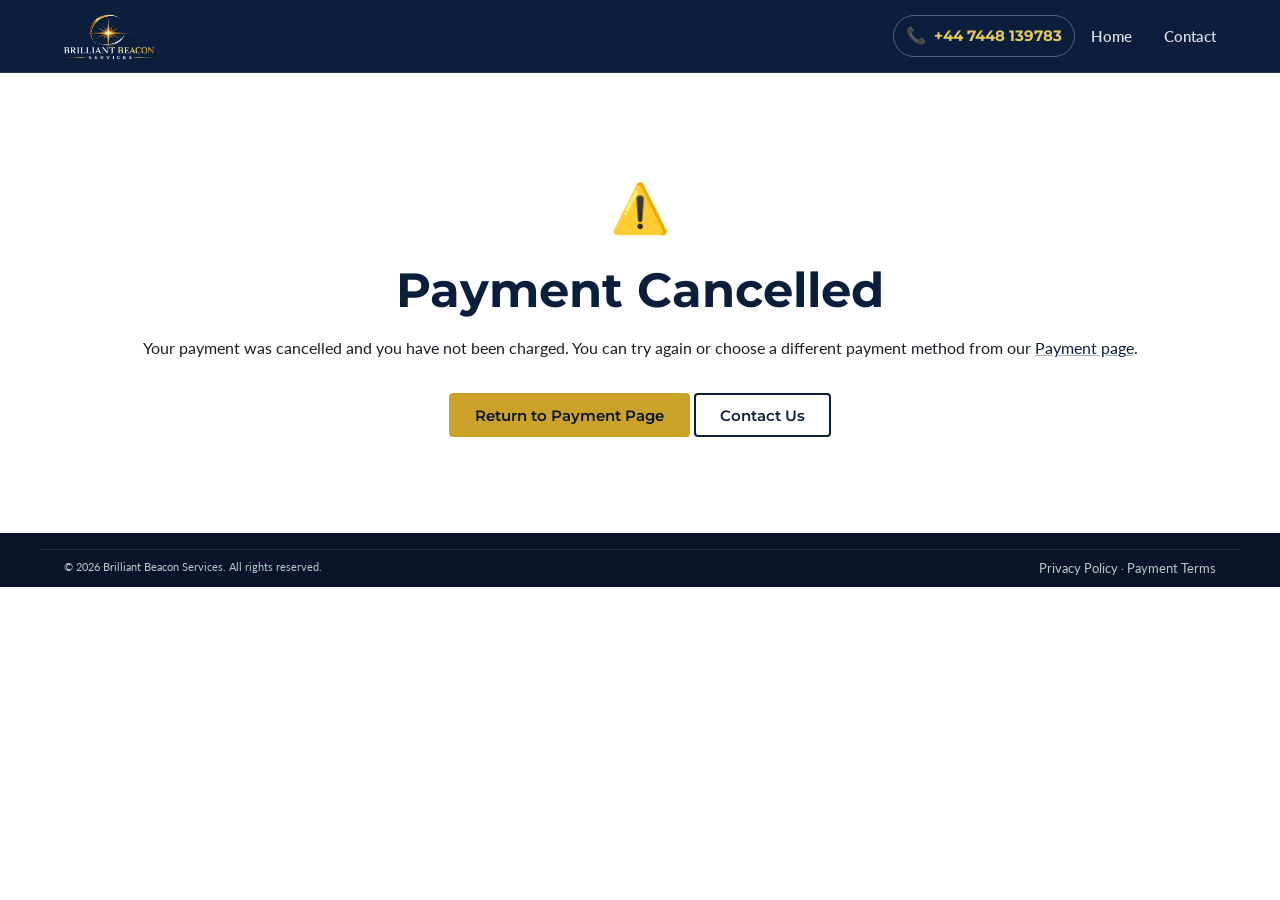
<file: payment-cancelled.html>
<!DOCTYPE html>
<html lang="en-GB">
<head>
<meta charset="UTF-8">
<meta name="viewport" content="width=device-width, initial-scale=1.0, viewport-fit=cover">
<title>Payment Cancelled | Brilliant Beacon Services</title>
<meta name="robots" content="noindex">
<link rel="icon" href="/favicon.ico" sizes="any">
<link rel="icon" type="image/png" sizes="32x32" href="/images/logo/favicon-32.png">
<link rel="icon" type="image/png" sizes="16x16" href="/images/logo/favicon-16.png">
<link rel="apple-touch-icon" sizes="180x180" href="/images/logo/apple-touch-icon.png">
<link rel="manifest" href="/site.webmanifest">
<meta name="theme-color" content="#0b1e3c">
<meta name="apple-mobile-web-app-capable" content="yes">
<meta name="apple-mobile-web-app-status-bar-style" content="black-translucent">
<meta name="apple-mobile-web-app-title" content="Brilliant Beacon">

<!-- Fonts: Montserrat for headings/buttons, Lato for body text -->
<link rel="preconnect" href="https://fonts.googleapis.com">
<link rel="preconnect" href="https://fonts.gstatic.com" crossorigin>
<link href="https://fonts.googleapis.com/css2?family=Montserrat:wght@600;700&family=Lato:wght@400;700&display=swap" rel="stylesheet">

<link rel="stylesheet" href="css/style.css">
<link rel="stylesheet" href="css/responsive.css">
<!-- Plausible Analytics: cookie-free, no personal data collected, no consent banner required under UK PECR/GDPR. -->
<script defer data-domain="brilliantbeaconservices.co.uk" src="https://plausible.io/js/script.js"></script>
<!-- Cloudflare Web Analytics -->
<script type='module' src='https://static.cloudflareinsights.com/beacon.min.js' data-cf-beacon='{"token": "106e333c2b1341048448f47aedfb4e5a"}'></script>
<!-- End Cloudflare Web Analytics -->
</head>
<body>
<a class="skip-link" href="#main">Skip to main content</a>
<header class="site-header">
  <div class="container header-inner">
    <a class="brand" href="index.html">
      <img src="images/logo/brilliant-beacon-logo-header.png" alt="Brilliant Beacon Services logo">
      <span class="visually-hidden">Brilliant Beacon Services</span>
    </a>
    <a class="header-phone" href="tel:+447448139783" aria-label="Call Brilliant Beacon Services on +44 7448 139783"><span class="header-phone-icon" aria-hidden="true">📞</span><span class="header-phone-text">+44 7448 139783</span></a>
    <nav class="main-nav" aria-label="Primary">
      <ul>
        <li><a href="index.html">Home</a></li>
        <li><a href="contact.html">Contact</a></li>
      </ul>
    </nav>
  </div>
</header>
<main id="main">
  <div class="container status-panel">
    <div class="status-icon" aria-hidden="true">⚠️</div>
    <h1>Payment Cancelled</h1>
    <p>Your payment was cancelled and you have not been charged. You can try again or choose a different payment method from our <a href="payment.html">Payment page</a>.</p>
    <div class="hero-actions" style="justify-content:center; margin-top: var(--space-6);">
      <a class="btn btn-primary" href="payment.html">Return to Payment Page</a>
      <a class="btn btn-secondary on-light" href="contact.html">Contact Us</a>
    </div>
  </div>
</main>
<footer class="site-footer">
  <div class="container footer-bottom">
    <span>&copy; <span id="year"></span> Brilliant Beacon Services. All rights reserved.</span>
    <span><a href="privacy.html">Privacy Policy</a> · <a href="payment-terms.html">Payment Terms</a></span>
  </div>
</footer>
<script src="js/main.js" defer></script>
</body>
</html>
</file>
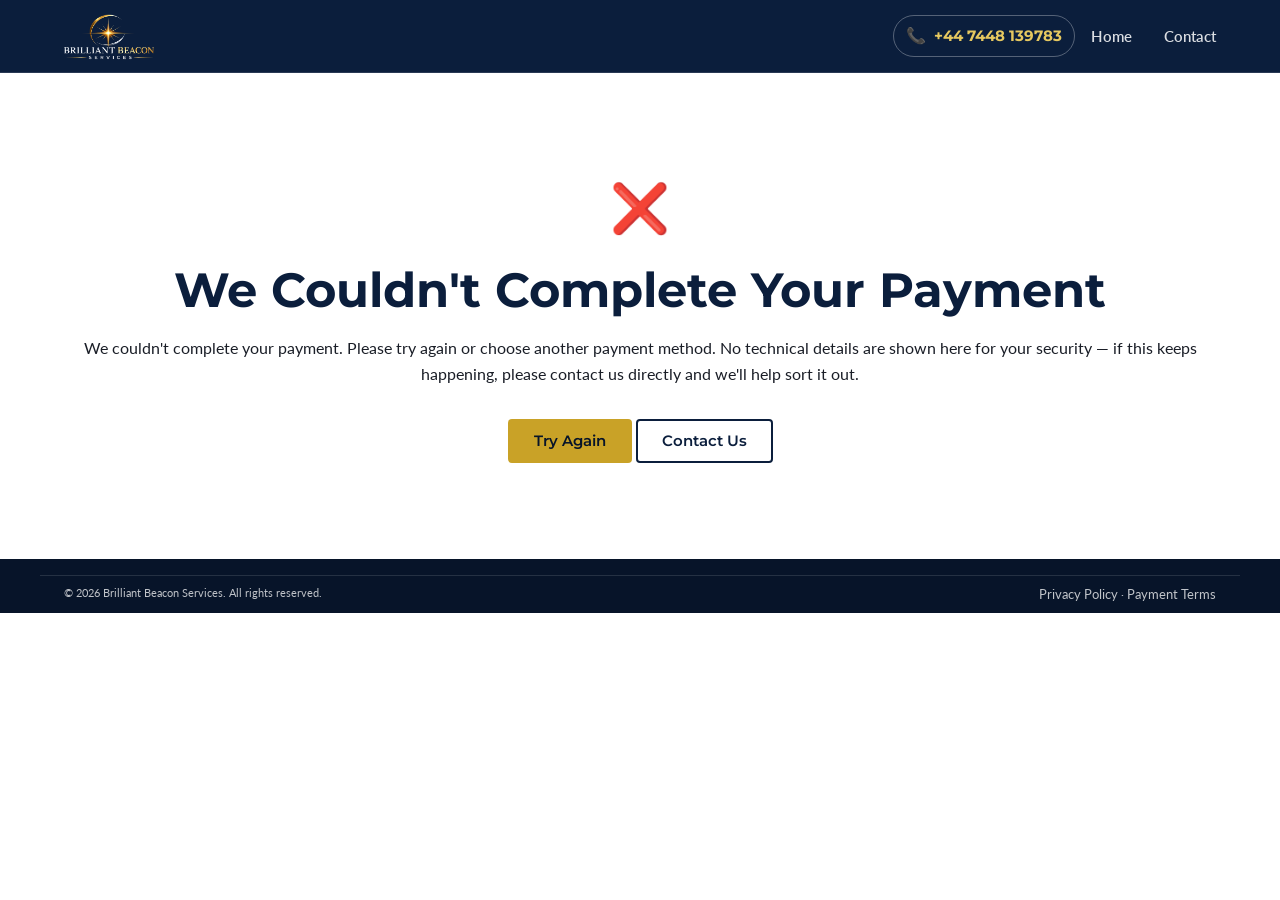
<file: payment-error.html>
<!DOCTYPE html>
<html lang="en-GB">
<head>
<meta charset="UTF-8">
<meta name="viewport" content="width=device-width, initial-scale=1.0, viewport-fit=cover">
<title>Payment Error | Brilliant Beacon Services</title>
<meta name="robots" content="noindex">
<link rel="icon" href="/favicon.ico" sizes="any">
<link rel="icon" type="image/png" sizes="32x32" href="/images/logo/favicon-32.png">
<link rel="icon" type="image/png" sizes="16x16" href="/images/logo/favicon-16.png">
<link rel="apple-touch-icon" sizes="180x180" href="/images/logo/apple-touch-icon.png">
<link rel="manifest" href="/site.webmanifest">
<meta name="theme-color" content="#0b1e3c">
<meta name="apple-mobile-web-app-capable" content="yes">
<meta name="apple-mobile-web-app-status-bar-style" content="black-translucent">
<meta name="apple-mobile-web-app-title" content="Brilliant Beacon">

<!-- Fonts: Montserrat for headings/buttons, Lato for body text -->
<link rel="preconnect" href="https://fonts.googleapis.com">
<link rel="preconnect" href="https://fonts.gstatic.com" crossorigin>
<link href="https://fonts.googleapis.com/css2?family=Montserrat:wght@600;700&family=Lato:wght@400;700&display=swap" rel="stylesheet">

<link rel="stylesheet" href="css/style.css">
<link rel="stylesheet" href="css/responsive.css">
<!-- Plausible Analytics: cookie-free, no personal data collected, no consent banner required under UK PECR/GDPR. -->
<script defer data-domain="brilliantbeaconservices.co.uk" src="https://plausible.io/js/script.js"></script>
<!-- Cloudflare Web Analytics -->
<script type='module' src='https://static.cloudflareinsights.com/beacon.min.js' data-cf-beacon='{"token": "106e333c2b1341048448f47aedfb4e5a"}'></script>
<!-- End Cloudflare Web Analytics -->
</head>
<body>
<a class="skip-link" href="#main">Skip to main content</a>
<header class="site-header">
  <div class="container header-inner">
    <a class="brand" href="index.html">
      <img src="images/logo/brilliant-beacon-logo-header.png" alt="Brilliant Beacon Services logo">
      <span class="visually-hidden">Brilliant Beacon Services</span>
    </a>
    <a class="header-phone" href="tel:+447448139783" aria-label="Call Brilliant Beacon Services on +44 7448 139783"><span class="header-phone-icon" aria-hidden="true">📞</span><span class="header-phone-text">+44 7448 139783</span></a>
    <nav class="main-nav" aria-label="Primary">
      <ul>
        <li><a href="index.html">Home</a></li>
        <li><a href="contact.html">Contact</a></li>
      </ul>
    </nav>
  </div>
</header>
<main id="main">
  <div class="container status-panel">
    <div class="status-icon" aria-hidden="true">❌</div>
    <h1>We Couldn't Complete Your Payment</h1>
    <p>We couldn't complete your payment. Please try again or choose another payment method. No technical details are shown here for your security — if this keeps happening, please contact us directly and we'll help sort it out.</p>
    <div class="hero-actions" style="justify-content:center; margin-top: var(--space-6);">
      <a class="btn btn-primary" href="payment.html">Try Again</a>
      <a class="btn btn-secondary on-light" href="contact.html">Contact Us</a>
    </div>
  </div>
</main>
<footer class="site-footer">
  <div class="container footer-bottom">
    <span>&copy; <span id="year"></span> Brilliant Beacon Services. All rights reserved.</span>
    <span><a href="privacy.html">Privacy Policy</a> · <a href="payment-terms.html">Payment Terms</a></span>
  </div>
</footer>
<script src="js/main.js" defer></script>
</body>
</html>
</file>
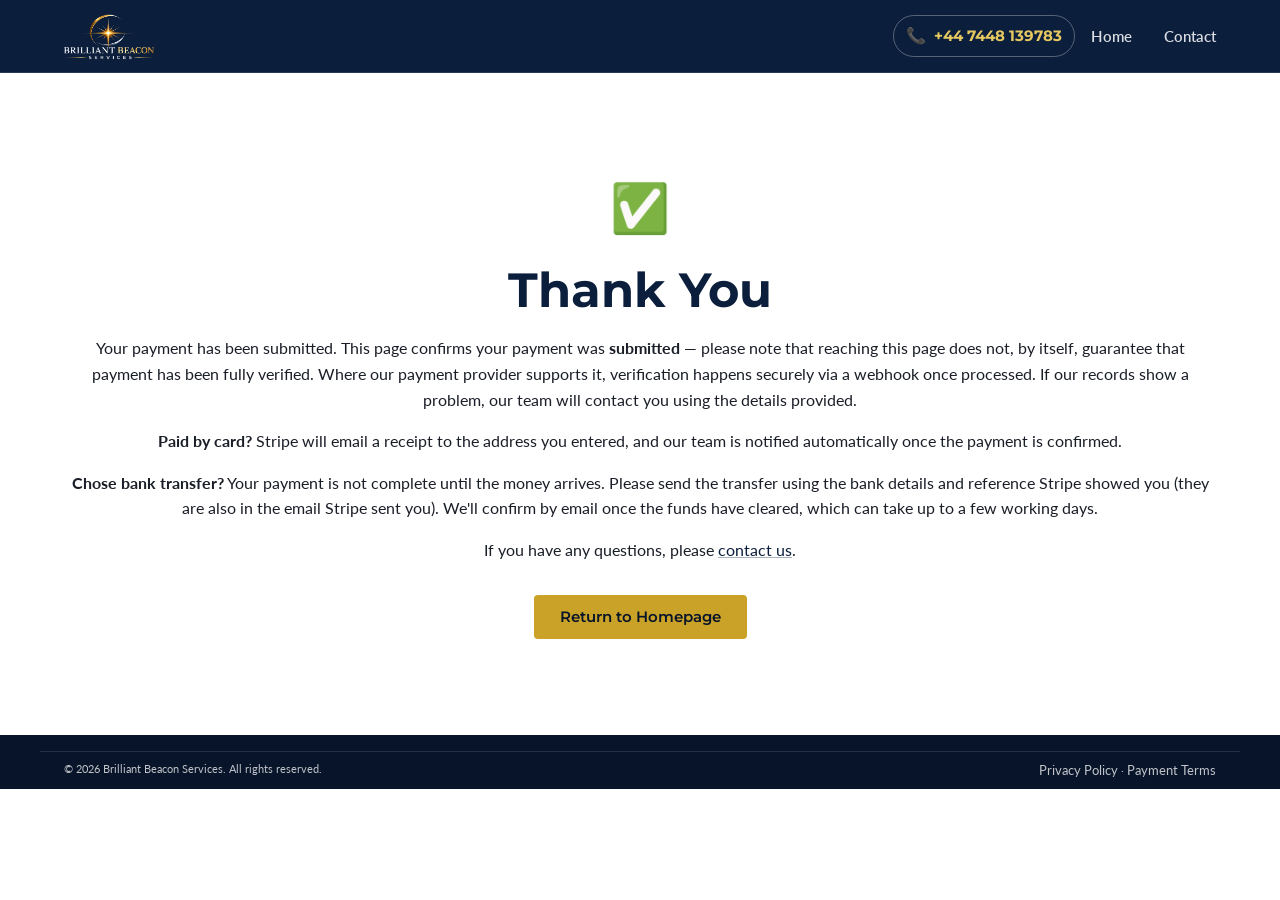
<file: payment-success.html>
<!DOCTYPE html>
<html lang="en-GB">
<head>
<meta charset="UTF-8">
<meta name="viewport" content="width=device-width, initial-scale=1.0, viewport-fit=cover">
<title>Thank You | Brilliant Beacon Services</title>
<meta name="robots" content="noindex">
<link rel="icon" href="/favicon.ico" sizes="any">
<link rel="icon" type="image/png" sizes="32x32" href="/images/logo/favicon-32.png">
<link rel="icon" type="image/png" sizes="16x16" href="/images/logo/favicon-16.png">
<link rel="apple-touch-icon" sizes="180x180" href="/images/logo/apple-touch-icon.png">
<link rel="manifest" href="/site.webmanifest">
<meta name="theme-color" content="#0b1e3c">
<meta name="apple-mobile-web-app-capable" content="yes">
<meta name="apple-mobile-web-app-status-bar-style" content="black-translucent">
<meta name="apple-mobile-web-app-title" content="Brilliant Beacon">

<!-- Fonts: Montserrat for headings/buttons, Lato for body text -->
<link rel="preconnect" href="https://fonts.googleapis.com">
<link rel="preconnect" href="https://fonts.gstatic.com" crossorigin>
<link href="https://fonts.googleapis.com/css2?family=Montserrat:wght@600;700&family=Lato:wght@400;700&display=swap" rel="stylesheet">

<link rel="stylesheet" href="css/style.css">
<link rel="stylesheet" href="css/responsive.css">
<!-- Plausible Analytics: cookie-free, no personal data collected, no consent banner required under UK PECR/GDPR. -->
<script defer data-domain="brilliantbeaconservices.co.uk" src="https://plausible.io/js/script.js"></script>
<!-- Cloudflare Web Analytics -->
<script type='module' src='https://static.cloudflareinsights.com/beacon.min.js' data-cf-beacon='{"token": "106e333c2b1341048448f47aedfb4e5a"}'></script>
<!-- End Cloudflare Web Analytics -->
</head>
<body>
<a class="skip-link" href="#main">Skip to main content</a>
<header class="site-header">
  <div class="container header-inner">
    <a class="brand" href="index.html">
      <img src="images/logo/brilliant-beacon-logo-header.png" alt="Brilliant Beacon Services logo">
      <span class="visually-hidden">Brilliant Beacon Services</span>
    </a>
    <a class="header-phone" href="tel:+447448139783" aria-label="Call Brilliant Beacon Services on +44 7448 139783"><span class="header-phone-icon" aria-hidden="true">📞</span><span class="header-phone-text">+44 7448 139783</span></a>
    <nav class="main-nav" aria-label="Primary">
      <ul>
        <li><a href="index.html">Home</a></li>
        <li><a href="contact.html">Contact</a></li>
      </ul>
    </nav>
  </div>
</header>
<main id="main">
  <div class="container status-panel">
    <div class="status-icon" aria-hidden="true">✅</div>
    <h1>Thank You</h1>
    <p>Your payment has been submitted. This page confirms your payment was <strong>submitted</strong> — please note that reaching this page does not, by itself, guarantee that payment has been fully verified. Where our payment provider supports it, verification happens securely via a webhook once processed. If our records show a problem, our team will contact you using the details provided.</p>
    <p><strong>Paid by card?</strong> Stripe will email a receipt to the address you entered, and our team is notified automatically once the payment is confirmed.</p>
    <p><strong>Chose bank transfer?</strong> Your payment is not complete until the money arrives. Please send the transfer using the bank details and reference Stripe showed you (they are also in the email Stripe sent you). We'll confirm by email once the funds have cleared, which can take up to a few working days.</p>
    <p>If you have any questions, please <a href="contact.html">contact us</a>.</p>
    <div class="hero-actions" style="justify-content:center; margin-top: var(--space-6);">
      <a class="btn btn-primary" href="index.html">Return to Homepage</a>
    </div>
  </div>
</main>
<footer class="site-footer">
  <div class="container footer-bottom">
    <span>&copy; <span id="year"></span> Brilliant Beacon Services. All rights reserved.</span>
    <span><a href="privacy.html">Privacy Policy</a> · <a href="payment-terms.html">Payment Terms</a></span>
  </div>
</footer>
<script src="js/main.js" defer></script>
</body>
</html>
</file>
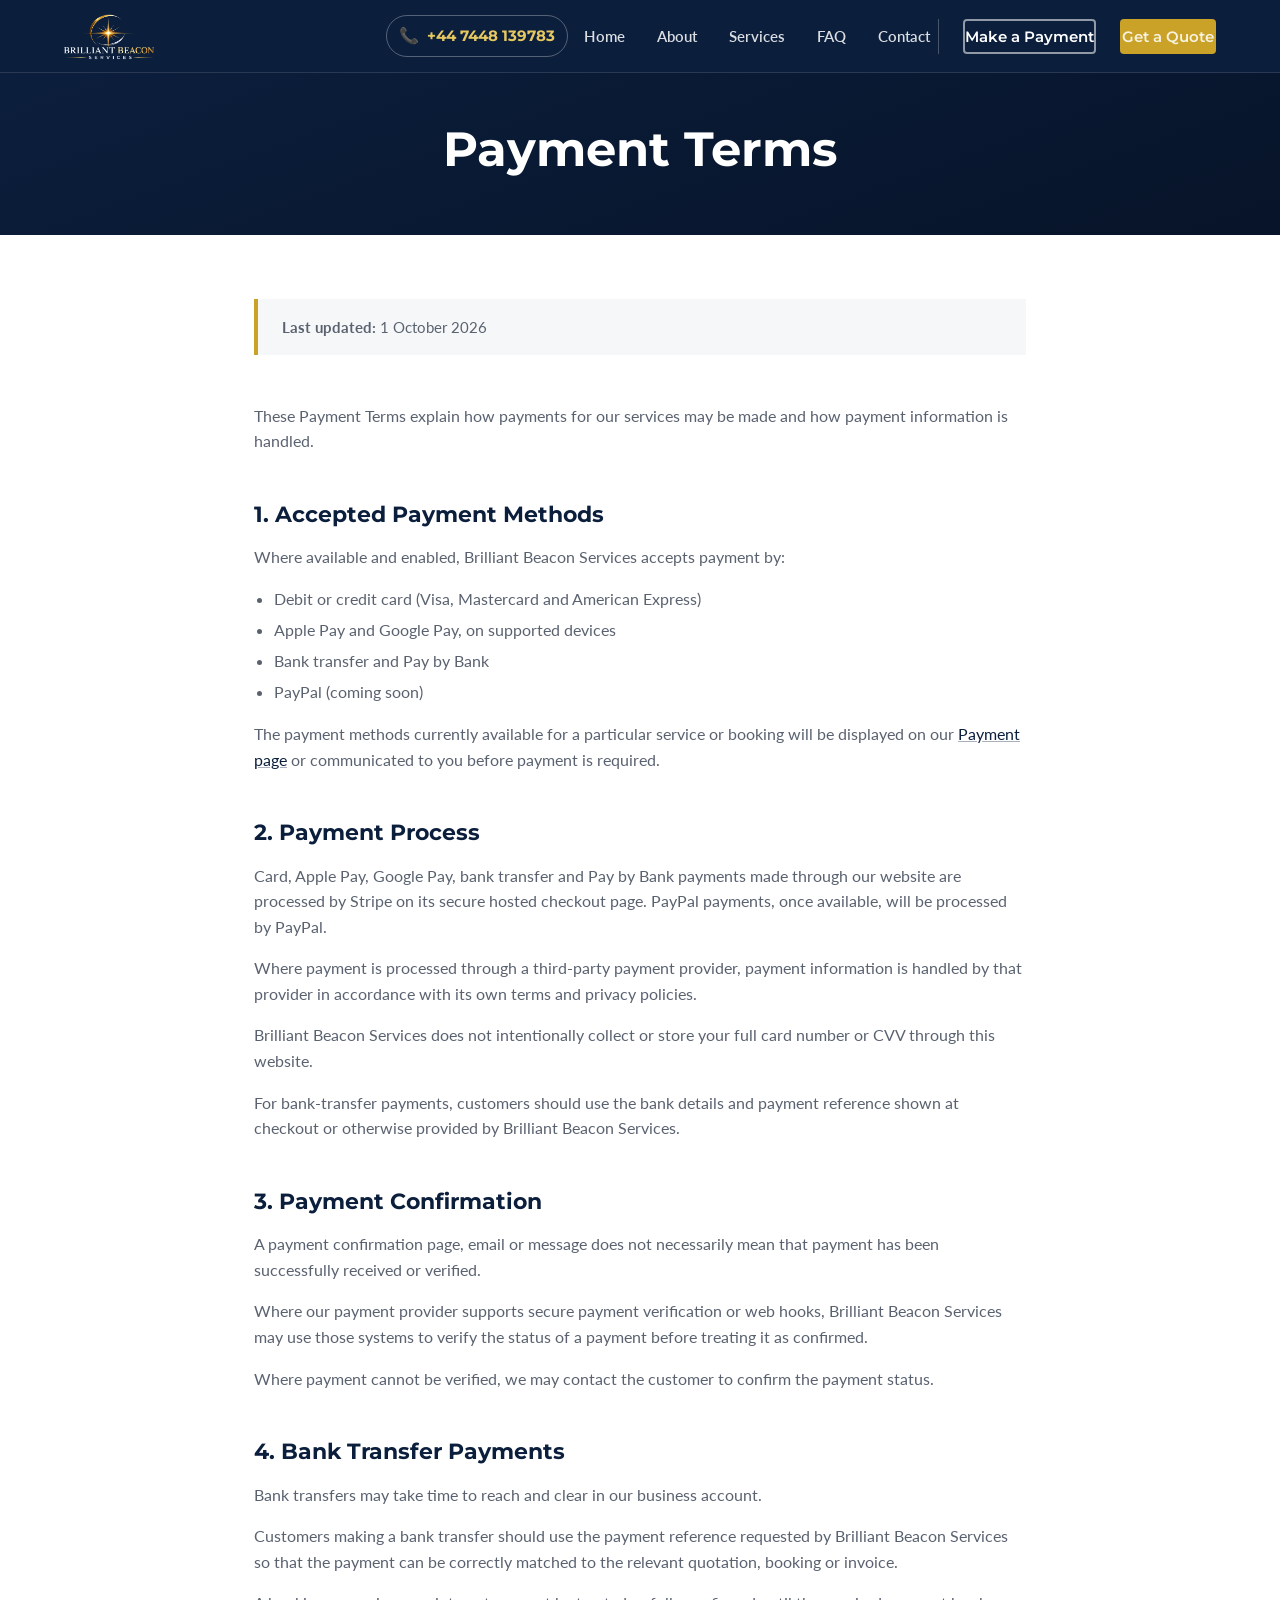
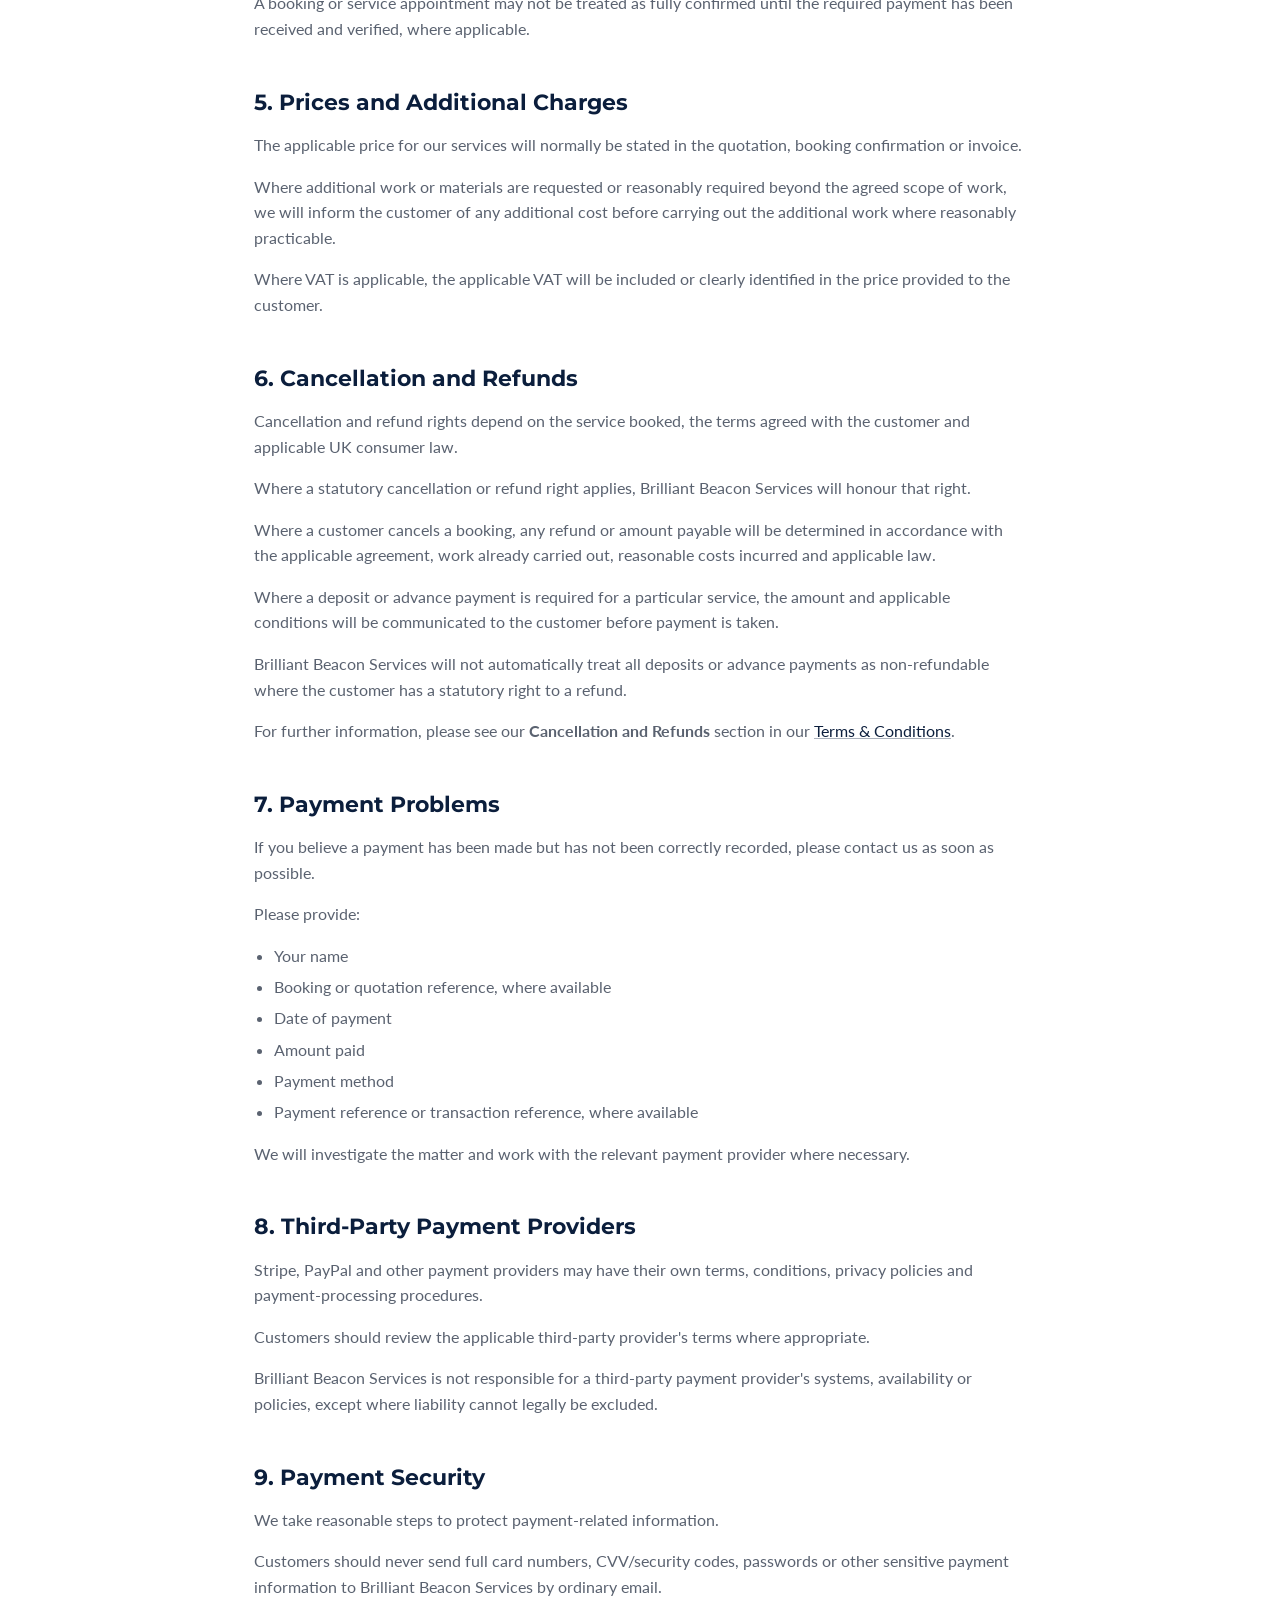
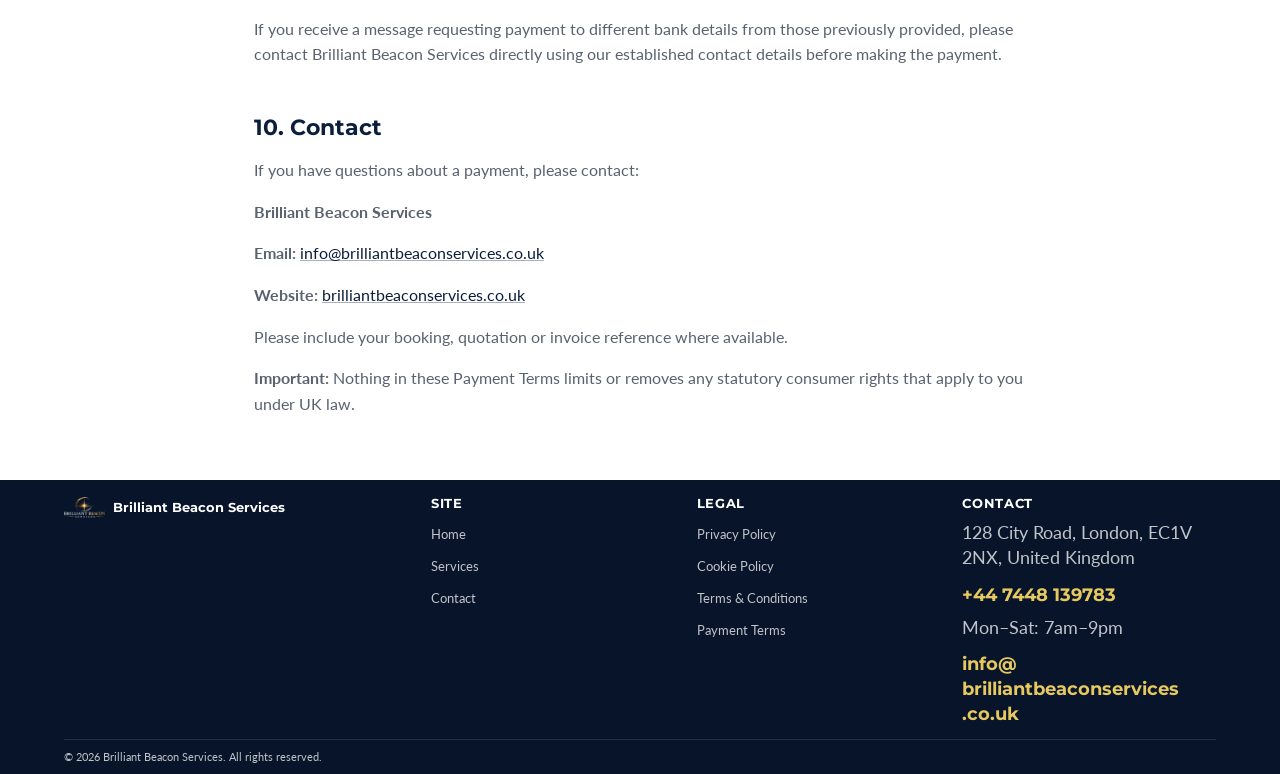
<file: payment-terms.html>
<!DOCTYPE html>
<html lang="en-GB">
<head>
<meta charset="UTF-8">
<meta name="viewport" content="width=device-width, initial-scale=1.0, viewport-fit=cover">
<title>Payment Terms | Brilliant Beacon Services</title>
<meta name="description" content="Payment Terms for Brilliant Beacon Services, covering accepted payment methods, payment confirmation, bank transfers, cancellations and refunds.">
<link rel="canonical" href="https://brilliantbeaconservices.co.uk/payment-terms.html">
<link rel="icon" href="/favicon.ico" sizes="any">
<link rel="icon" type="image/png" sizes="32x32" href="/images/logo/favicon-32.png">
<link rel="icon" type="image/png" sizes="16x16" href="/images/logo/favicon-16.png">
<link rel="apple-touch-icon" sizes="180x180" href="/images/logo/apple-touch-icon.png">
<link rel="manifest" href="/site.webmanifest">
<meta name="theme-color" content="#0b1e3c">
<meta name="apple-mobile-web-app-capable" content="yes">
<meta name="apple-mobile-web-app-status-bar-style" content="black-translucent">
<meta name="apple-mobile-web-app-title" content="Brilliant Beacon">

<!-- Fonts: Montserrat for headings/buttons, Lato for body text -->
<link rel="preconnect" href="https://fonts.googleapis.com">
<link rel="preconnect" href="https://fonts.gstatic.com" crossorigin>
<link href="https://fonts.googleapis.com/css2?family=Montserrat:wght@600;700&family=Lato:wght@400;700&display=swap" rel="stylesheet">

<link rel="stylesheet" href="css/style.css">
<link rel="stylesheet" href="css/responsive.css">
<!-- Plausible Analytics: cookie-free, no personal data collected, no consent banner required under UK PECR/GDPR. -->
<script defer data-domain="brilliantbeaconservices.co.uk" src="https://plausible.io/js/script.js"></script>
<!-- Cloudflare Web Analytics -->
<script type='module' src='https://static.cloudflareinsights.com/beacon.min.js' data-cf-beacon='{"token": "106e333c2b1341048448f47aedfb4e5a"}'></script>
<!-- End Cloudflare Web Analytics -->
</head>
<body>
<a class="skip-link" href="#main">Skip to main content</a>
<header class="site-header">
  <div class="container header-inner">
    <a class="brand" href="index.html">
      <img src="images/logo/brilliant-beacon-logo-header.png" alt="Brilliant Beacon Services logo">
      <span class="visually-hidden">Brilliant Beacon Services</span>
    </a>
    <a class="header-phone" href="tel:+447448139783" aria-label="Call Brilliant Beacon Services on +44 7448 139783"><span class="header-phone-icon" aria-hidden="true">📞</span><span class="header-phone-text">+44 7448 139783</span></a>
    <button class="nav-toggle" aria-expanded="false" aria-controls="main-nav" aria-label="Open menu">
      <span class="bar"></span><span class="bar"></span><span class="bar"></span>
    </button>
    <nav class="main-nav" id="main-nav" aria-label="Primary">
      <ul>
        <li><a href="index.html">Home</a></li>
        <li><a href="about.html">About</a></li>
        <li><a href="services.html">Services</a></li>
        <li><a href="faq.html">FAQ</a></li>
        <li><a href="contact.html">Contact</a></li>
      </ul>
      <div class="nav-cta">
        <a class="btn btn-secondary on-light btn-sm" href="payment.html">Make a Payment</a>
        <a class="btn btn-primary btn-sm" href="contact.html">Get a Quote</a>
      </div>
    </nav>
  </div>
  <div class="nav-backdrop"></div>
</header>
<main id="main">
  <header class="page-header"><div class="container"><h1>Payment Terms</h1></div></header>
  <section>
    <div class="container legal-content" style="max-width: 820px;">
      <div class="legal-meta">
        <p><strong>Last updated:</strong> 1 October 2026</p>
      </div>
      <p>These Payment Terms explain how payments for our services may be made and how payment information is handled.</p>
      <h2>1. Accepted Payment Methods</h2>
      <p>Where available and enabled, Brilliant Beacon Services accepts payment by:</p>
      <ul>
      <li>Debit or credit card (Visa, Mastercard and American Express)</li>
      <li>Apple Pay and Google Pay, on supported devices</li>
      <li>Bank transfer and Pay by Bank</li>
      <li>PayPal (coming soon)</li>
      </ul>
      <p>The payment methods currently available for a particular service or booking will be displayed on our <a href="payment.html">Payment page</a> or communicated to you before payment is required.</p>
      <h2>2. Payment Process</h2>
      <p>Card, Apple Pay, Google Pay, bank transfer and Pay by Bank payments made through our website are processed by Stripe on its secure hosted checkout page. PayPal payments, once available, will be processed by PayPal.</p>
      <p>Where payment is processed through a third-party payment provider, payment information is handled by that provider in accordance with its own terms and privacy policies.</p>
      <p>Brilliant Beacon Services does not intentionally collect or store your full card number or CVV through this website.</p>
      <p>For bank-transfer payments, customers should use the bank details and payment reference shown at checkout or otherwise provided by Brilliant Beacon Services.</p>
      <h2>3. Payment Confirmation</h2>
      <p>A payment confirmation page, email or message does not necessarily mean that payment has been successfully received or verified.</p>
      <p>Where our payment provider supports secure payment verification or web hooks, Brilliant Beacon Services may use those systems to verify the status of a payment before treating it as confirmed.</p>
      <p>Where payment cannot be verified, we may contact the customer to confirm the payment status.</p>
      <h2>4. Bank Transfer Payments</h2>
      <p>Bank transfers may take time to reach and clear in our business account.</p>
      <p>Customers making a bank transfer should use the payment reference requested by Brilliant Beacon Services so that the payment can be correctly matched to the relevant quotation, booking or invoice.</p>
      <p>A booking or service appointment may not be treated as fully confirmed until the required payment has been received and verified, where applicable.</p>
      <h2>5. Prices and Additional Charges</h2>
      <p>The applicable price for our services will normally be stated in the quotation, booking confirmation or invoice.</p>
      <p>Where additional work or materials are requested or reasonably required beyond the agreed scope of work, we will inform the customer of any additional cost before carrying out the additional work where reasonably practicable.</p>
      <p>Where VAT is applicable, the applicable VAT will be included or clearly identified in the price provided to the customer.</p>
      <h2>6. Cancellation and Refunds</h2>
      <p>Cancellation and refund rights depend on the service booked, the terms agreed with the customer and applicable UK consumer law.</p>
      <p>Where a statutory cancellation or refund right applies, Brilliant Beacon Services will honour that right.</p>
      <p>Where a customer cancels a booking, any refund or amount payable will be determined in accordance with the applicable agreement, work already carried out, reasonable costs incurred and applicable law.</p>
      <p>Where a deposit or advance payment is required for a particular service, the amount and applicable conditions will be communicated to the customer before payment is taken.</p>
      <p>Brilliant Beacon Services will not automatically treat all deposits or advance payments as non-refundable where the customer has a statutory right to a refund.</p>
      <p>For further information, please see our <strong>Cancellation and Refunds</strong> section in our <a href="terms.html">Terms &amp; Conditions</a>.</p>
      <h2>7. Payment Problems</h2>
      <p>If you believe a payment has been made but has not been correctly recorded, please contact us as soon as possible.</p>
      <p>Please provide:</p>
      <ul>
      <li>Your name</li>
      <li>Booking or quotation reference, where available</li>
      <li>Date of payment</li>
      <li>Amount paid</li>
      <li>Payment method</li>
      <li>Payment reference or transaction reference, where available</li>
      </ul>
      <p>We will investigate the matter and work with the relevant payment provider where necessary.</p>
      <h2>8. Third-Party Payment Providers</h2>
      <p>Stripe, PayPal and other payment providers may have their own terms, conditions, privacy policies and payment-processing procedures.</p>
      <p>Customers should review the applicable third-party provider's terms where appropriate.</p>
      <p>Brilliant Beacon Services is not responsible for a third-party payment provider's systems, availability or policies, except where liability cannot legally be excluded.</p>
      <h2>9. Payment Security</h2>
      <p>We take reasonable steps to protect payment-related information.</p>
      <p>Customers should never send full card numbers, CVV/security codes, passwords or other sensitive payment information to Brilliant Beacon Services by ordinary email.</p>
      <p>If you receive a message requesting payment to different bank details from those previously provided, please contact Brilliant Beacon Services directly using our established contact details before making the payment.</p>
      <h2>10. Contact</h2>
      <p>If you have questions about a payment, please contact:</p>
      <p><strong>Brilliant Beacon Services</strong></p>
      <p><strong>Email:</strong> <a href="mailto:info@brilliantbeaconservices.co.uk">info@brilliantbeaconservices.co.uk</a></p>
      <p><strong>Website:</strong> <a href="index.html">brilliantbeaconservices.co.uk</a></p>
      <p>Please include your booking, quotation or invoice reference where available.</p>
      <p><strong>Important:</strong> Nothing in these Payment Terms limits or removes any statutory consumer rights that apply to you under UK law.</p>
    </div>
  </section>
</main>
<footer class="site-footer">
  <div class="container">
    <div class="footer-grid">
      <div><div class="footer-brand"><img src="images/logo/brilliant-beacon-logo-header.png" alt="Brilliant Beacon Services logo"><span>Brilliant Beacon Services</span></div></div>
      <div><h4>Site</h4><ul><li><a href="index.html">Home</a></li><li><a href="services.html">Services</a></li><li><a href="contact.html">Contact</a></li></ul></div>
      <div><h4>Legal</h4><ul><li><a href="privacy.html">Privacy Policy</a></li><li><a href="cookies.html">Cookie Policy</a></li><li><a href="terms.html">Terms &amp; Conditions</a></li><li><a href="payment-terms.html">Payment Terms</a></li></ul></div>
      <div><h4>Contact</h4><ul><li class="footer-contact-text">128 City Road, London, EC1V 2NX, United Kingdom</li><li><a href="tel:+447448139783" class="footer-contact-highlight">+44 7448 139783</a></li><li class="footer-contact-text">Mon–Sat: 7am–9pm</li><li><a href="mailto:info@brilliantbeaconservices.co.uk" class="footer-contact-highlight">info@<wbr>brilliantbeaconservices<wbr>.co.uk</a></li></ul></div>
    </div>
    <div class="footer-bottom"><span>&copy; <span id="year"></span> Brilliant Beacon Services. All rights reserved.</span></div>
  </div>
</footer>
<script src="js/navigation.js" defer></script>
<script src="js/main.js" defer></script>
</body>
</html>
</file>
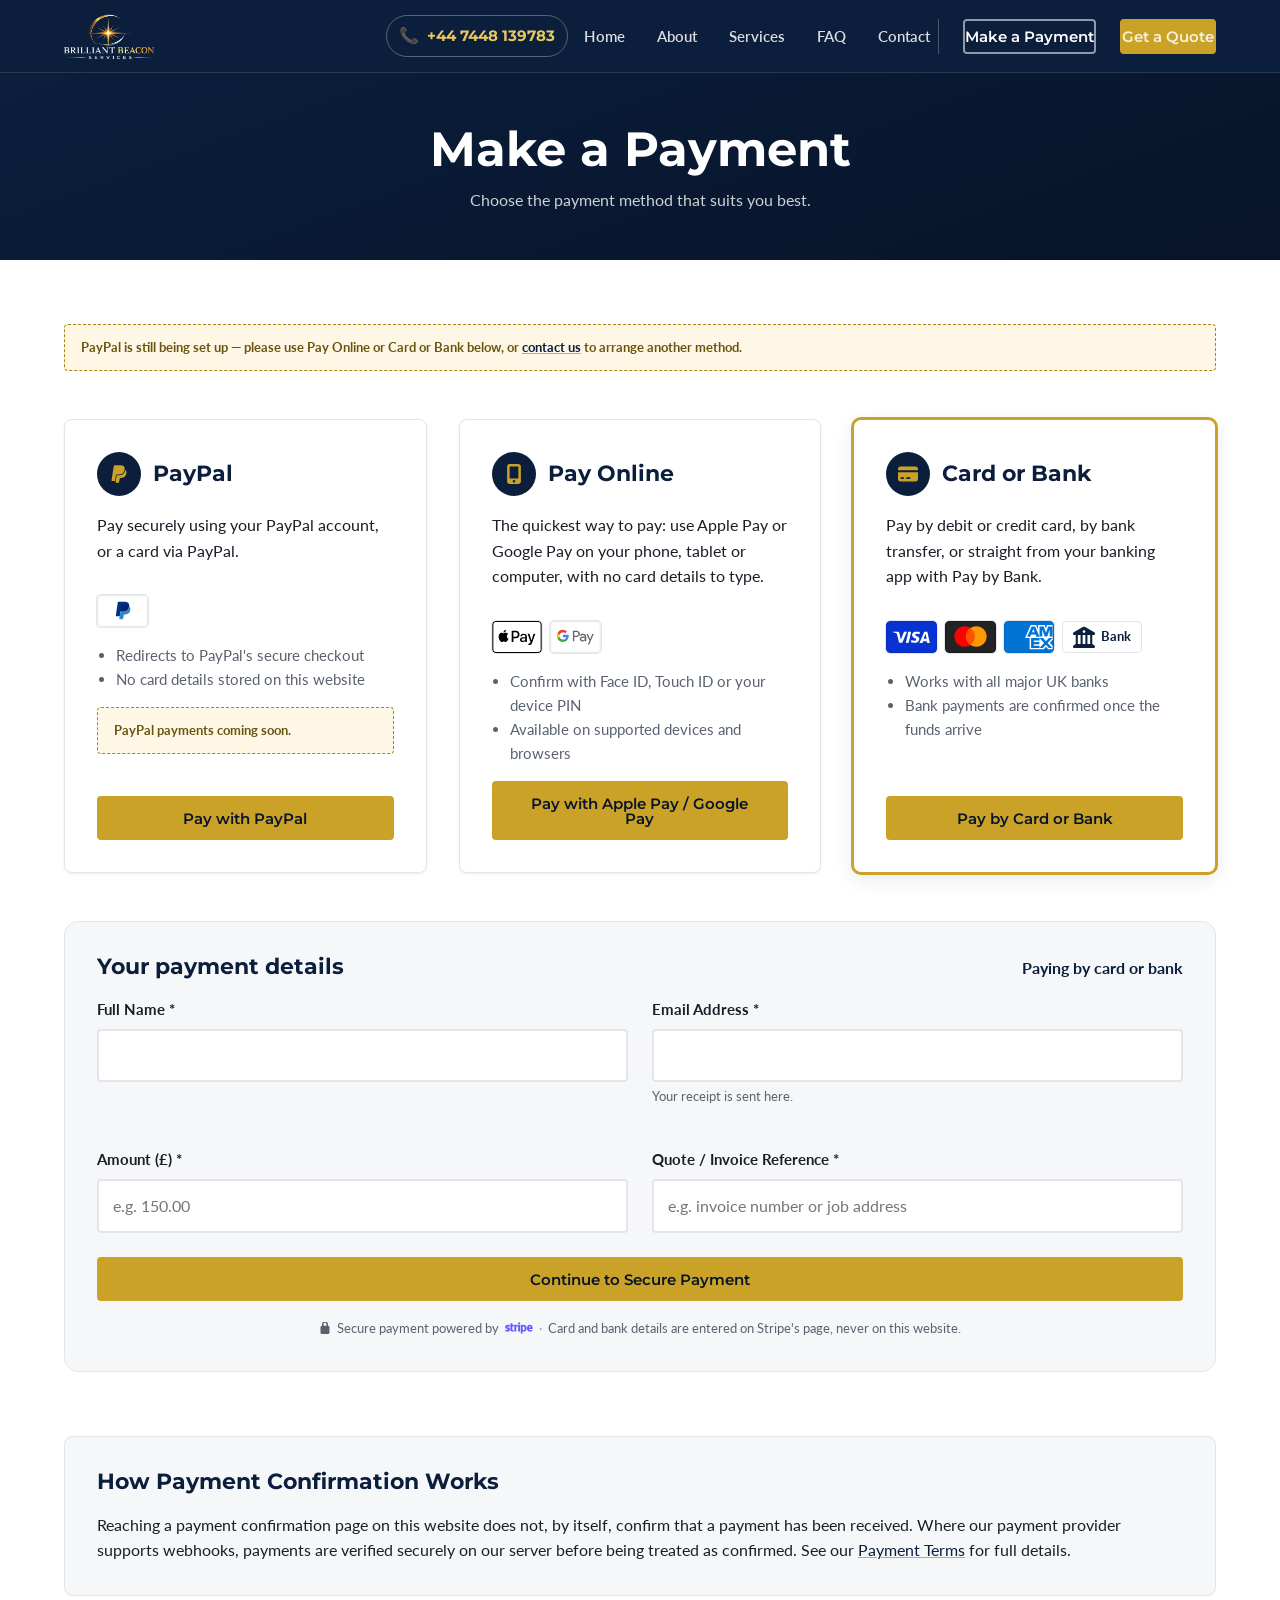
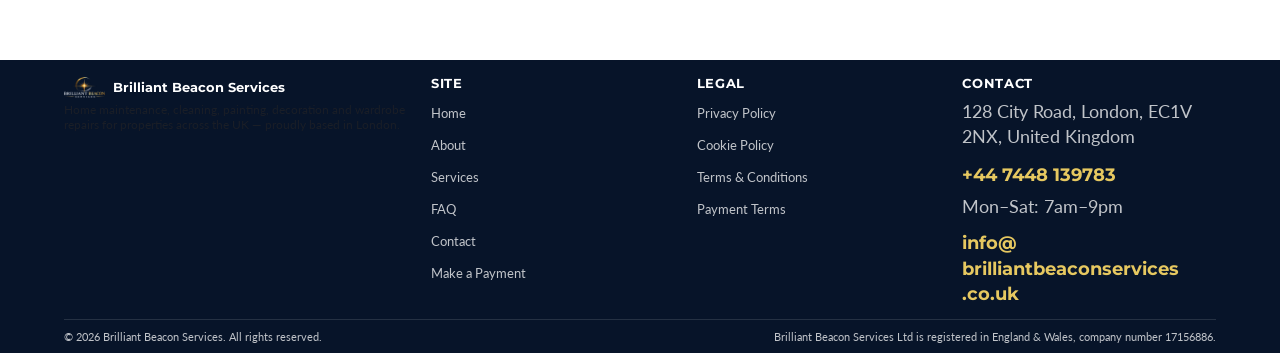
<file: payment.html>
<!DOCTYPE html>
<html lang="en-GB">
<head>
<meta charset="UTF-8">
<meta name="viewport" content="width=device-width, initial-scale=1.0, viewport-fit=cover">
<title>Make a Payment | Brilliant Beacon Services</title>
<meta name="description" content="Pay Brilliant Beacon Services securely online by Apple Pay, Google Pay, card or bank.">
<link rel="canonical" href="https://brilliantbeaconservices.co.uk/payment.html">
<meta name="robots" content="noindex">
<link rel="icon" href="/favicon.ico" sizes="any">
<link rel="icon" type="image/png" sizes="32x32" href="/images/logo/favicon-32.png">
<link rel="icon" type="image/png" sizes="16x16" href="/images/logo/favicon-16.png">
<link rel="apple-touch-icon" sizes="180x180" href="/images/logo/apple-touch-icon.png">
<link rel="manifest" href="/site.webmanifest">
<meta name="theme-color" content="#0b1e3c">
<meta name="apple-mobile-web-app-capable" content="yes">
<meta name="apple-mobile-web-app-status-bar-style" content="black-translucent">
<meta name="apple-mobile-web-app-title" content="Brilliant Beacon">

<!-- Fonts: Montserrat for headings/buttons, Lato for body text -->
<link rel="preconnect" href="https://fonts.googleapis.com">
<link rel="preconnect" href="https://fonts.gstatic.com" crossorigin>
<link href="https://fonts.googleapis.com/css2?family=Montserrat:wght@600;700&family=Lato:wght@400;700&display=swap" rel="stylesheet">

<link rel="stylesheet" href="css/style.css?v=20261001b">
<link rel="stylesheet" href="css/responsive.css?v=20261001">
<!-- Plausible Analytics: cookie-free, no personal data collected, no consent banner required under UK PECR/GDPR. -->
<script defer data-domain="brilliantbeaconservices.co.uk" src="https://plausible.io/js/script.js"></script>
<!-- Cloudflare Web Analytics -->
<script type='module' src='https://static.cloudflareinsights.com/beacon.min.js' data-cf-beacon='{"token": "106e333c2b1341048448f47aedfb4e5a"}'></script>
<!-- End Cloudflare Web Analytics -->
</head>
<body>
<a class="skip-link" href="#main">Skip to main content</a>

<header class="site-header">
  <div class="container header-inner">
    <a class="brand" href="index.html">
      <img src="images/logo/brilliant-beacon-logo-header.png" alt="Brilliant Beacon Services logo">
      <span class="visually-hidden">Brilliant Beacon Services</span>
    </a>
    <a class="header-phone" href="tel:+447448139783" aria-label="Call Brilliant Beacon Services on +44 7448 139783"><span class="header-phone-icon" aria-hidden="true">📞</span><span class="header-phone-text">+44 7448 139783</span></a>
    <button class="nav-toggle" aria-expanded="false" aria-controls="main-nav" aria-label="Open menu">
      <span class="bar"></span><span class="bar"></span><span class="bar"></span>
    </button>
    <nav class="main-nav" id="main-nav" aria-label="Primary">
      <ul>
        <li><a href="index.html">Home</a></li>
        <li><a href="about.html">About</a></li>
        <li><a href="services.html">Services</a></li>
        <li><a href="faq.html">FAQ</a></li>
        <li><a href="contact.html">Contact</a></li>
      </ul>
      <div class="nav-cta">
        <a class="btn btn-secondary on-light btn-sm" href="payment.html" aria-current="page">Make a Payment</a>
        <a class="btn btn-primary btn-sm" href="contact.html">Get a Quote</a>
      </div>
    </nav>
  </div>
  <div class="nav-backdrop"></div>
</header>

<main id="main">
  <header class="page-header">
    <div class="container">
      <h1>Make a Payment</h1>
      <p>Choose the payment method that suits you best.</p>
    </div>
  </header>

  <section>
    <div class="container">
      <p class="placeholder-note">PayPal is still being set up — please use Pay Online or Card or Bank below, or <a href="contact.html">contact us</a> to arrange another method.</p>

      <!-- Payment logos: activemerchant/payment_icons (MIT). Other icons: Font Awesome Free (fontawesome.com), CC BY 4.0. -->
      <div class="payment-methods" style="margin-top: var(--space-7);">

        <!-- PAYPAL -->
        <div class="payment-method-card">
          <div class="pm-head"><span class="pm-icon"><svg width="20" height="20" xmlns="http://www.w3.org/2000/svg" viewBox="0 0 384 512" class="pm-svg" focusable="false" aria-hidden="true"><path fill="currentColor" d="M111.9 295.9c-3.5 19.2-17.4 108.7-21.5 134-.3 1.8-1 2.5-3 2.5l-74.6 0c-7.6 0-13.1-6.6-12.1-13.9L59.3 46.6c1.5-9.6 10.1-16.9 20-16.9 152.3 0 165.1-3.7 204 11.4 60.1 23.3 65.6 79.5 44 140.3-21.5 62.6-72.5 89.5-140.1 90.3-43.4 .7-69.5-7-75.3 24.2zM357.6 152c-1.8-1.3-2.5-1.8-3 1.3-2 11.4-5.1 22.5-8.8 33.6-39.9 113.8-150.5 103.9-204.5 103.9-6.1 0-10.1 3.3-10.9 9.4-22.6 140.4-27.1 169.7-27.1 169.7-1 7.1 3.5 12.9 10.6 12.9l63.5 0c8.6 0 15.7-6.3 17.4-14.9 .7-5.4-1.1 6.1 14.4-91.3 4.6-22 14.3-19.7 29.3-19.7 71 0 126.4-28.8 142.9-112.3 6.5-34.8 4.6-71.4-23.8-92.6z"/></svg></span><h3>PayPal</h3></div>
          <p>Pay securely using your PayPal account, or a card via PayPal.</p>
          <ul class="pm-badges" aria-label="Accepted"><li class="pm-logo"><img src="images/payment/paypal.svg" alt="PayPal" width="50" height="32"></li></ul>
          <ul class="pm-points">
            <li>Redirects to PayPal's secure checkout</li>
            <li>No card details stored on this website</li>
          </ul>
          <div class="placeholder-note">PayPal payments coming soon.</div>
          <a class="btn btn-primary btn-block pm-action" id="paypal-button" href="#" data-paypal-link="PAYPAL_PAYMENT_LINK" aria-disabled="true">Pay with PayPal</a>
        </div>

        <!-- PAY ONLINE (Apple Pay / Google Pay via Stripe Checkout) -->
        <div class="payment-method-card" data-method-card="wallet">
          <div class="pm-head"><span class="pm-icon"><svg width="20" height="20" xmlns="http://www.w3.org/2000/svg" viewBox="0 0 384 512" class="pm-svg" focusable="false" aria-hidden="true"><path fill="currentColor" d="M16 64C16 28.7 44.7 0 80 0L304 0c35.3 0 64 28.7 64 64l0 384c0 35.3-28.7 64-64 64L80 512c-35.3 0-64-28.7-64-64L16 64zm64 0l0 304 224 0 0-304-224 0zM192 472c17.7 0 32-14.3 32-32s-14.3-32-32-32-32 14.3-32 32 14.3 32 32 32z"/></svg></span><h3>Pay Online</h3></div>
          <p>The quickest way to pay: use Apple Pay or Google Pay on your phone, tablet or computer, with no card details to type.</p>
          <ul class="pm-badges" aria-label="Accepted"><li class="pm-logo"><img src="images/payment/apple_pay.svg" alt="Apple Pay" width="50" height="32"></li><li class="pm-logo"><img src="images/payment/google_pay.svg" alt="Google Pay" width="50" height="32"></li></ul>
          <ul class="pm-points">
            <li>Confirm with Face ID, Touch ID or your device PIN</li>
            <li>Available on supported devices and browsers</li>
          </ul>
          <button class="btn btn-primary btn-block pm-action js-choose-method" type="button" data-method="wallet">Pay with Apple Pay / Google Pay</button>
        </div>

        <!-- CARD OR BANK (card, bank transfer, Pay by Bank via Stripe Checkout) -->
        <div class="payment-method-card" data-method-card="any">
          <div class="pm-head"><span class="pm-icon"><svg width="20" height="20" xmlns="http://www.w3.org/2000/svg" viewBox="0 0 512 512" class="pm-svg" focusable="false" aria-hidden="true"><path fill="currentColor" d="M0 128l0 32 512 0 0-32c0-35.3-28.7-64-64-64L64 64C28.7 64 0 92.7 0 128zm0 80L0 384c0 35.3 28.7 64 64 64l384 0c35.3 0 64-28.7 64-64l0-176-512 0zM64 360c0-13.3 10.7-24 24-24l48 0c13.3 0 24 10.7 24 24s-10.7 24-24 24l-48 0c-13.3 0-24-10.7-24-24zm144 0c0-13.3 10.7-24 24-24l64 0c13.3 0 24 10.7 24 24s-10.7 24-24 24l-64 0c-13.3 0-24-10.7-24-24z"/></svg></span><h3>Card or Bank</h3></div>
          <p>Pay by debit or credit card, by bank transfer, or straight from your banking app with Pay by Bank.</p>
          <ul class="pm-badges" aria-label="Accepted"><li class="pm-logo"><img src="images/payment/visa.svg" alt="Visa" width="50" height="32"></li><li class="pm-logo"><img src="images/payment/master.svg" alt="Mastercard" width="50" height="32"></li><li class="pm-logo"><img src="images/payment/american_express.svg" alt="American Express" width="50" height="32"></li><li class="pm-badge" title="Bank transfer and Pay by Bank"><span class="visually-hidden">Bank transfer and Pay by Bank</span><svg height="30" width="30" xmlns="http://www.w3.org/2000/svg" viewBox="0 0 512 512" class="pm-badge-svg" focusable="false" aria-hidden="true"><path fill="currentColor" d="M271.9 20.2c-9.8-5.6-21.9-5.6-31.8 0l-224 128c-12.6 7.2-18.8 22-15.1 36S17.5 208 32 208l32 0 0 208 0 0-51.2 38.4C4.7 460.4 0 469.9 0 480 0 497.7 14.3 512 32 512l448 0c17.7 0 32-14.3 32-32 0-10.1-4.7-19.6-12.8-25.6l-51.2-38.4 0-208 32 0c14.5 0 27.2-9.8 30.9-23.8s-2.5-28.8-15.1-36l-224-128zM400 208l0 208-64 0 0-208 64 0zm-112 0l0 208-64 0 0-208 64 0zm-112 0l0 208-64 0 0-208 64 0zM256 96a32 32 0 1 1 0 64 32 32 0 1 1 0-64z"/></svg><span>Bank</span></li></ul>
          <ul class="pm-points">
            <li>Works with all major UK banks</li>
            <li>Bank payments are confirmed once the funds arrive</li>
          </ul>
          <button class="btn btn-primary btn-block pm-action js-choose-method" type="button" data-method="any">Pay by Card or Bank</button>
        </div>
      </div>

      <!-- Shared payment details form for Pay Online and Card or Bank -->
      <div class="payment-details" id="payment-details">
        <div class="payment-details-head">
          <h2 class="payment-details-title">Your payment details</h2>
          <p class="payment-details-method" id="payment-method-label">Paying by card or bank</p>
        </div>
        <div class="form-status" id="card-form-status" role="status" hidden></div>
        <form id="card-pay-form" novalidate>
          <input type="hidden" name="method" id="card-method" value="any">
          <div class="hp-field" aria-hidden="true">
            <label for="card-company-website">Leave this field blank</label>
            <input type="text" id="card-company-website" name="company-website" tabindex="-1" autocomplete="off">
          </div>
          <div class="payment-details-grid">
            <div class="form-field" id="field-card-name">
              <label for="card-name">Full Name <span aria-hidden="true">*</span></label>
              <input type="text" id="card-name" name="name" autocomplete="name" maxlength="200" required aria-required="true">
              <p class="error-message">Please enter your full name.</p>
            </div>
            <div class="form-field" id="field-card-email">
              <label for="card-email">Email Address <span aria-hidden="true">*</span></label>
              <input type="email" id="card-email" name="email" autocomplete="email" maxlength="200" required aria-required="true">
              <p class="hint">Your receipt is sent here.</p>
              <p class="error-message">Please enter a valid email address.</p>
            </div>
            <div class="form-field" id="field-card-amount">
              <label for="card-amount">Amount (£) <span aria-hidden="true">*</span></label>
              <input type="text" id="card-amount" name="amount" inputmode="decimal" placeholder="e.g. 150.00" required aria-required="true">
              <p class="error-message">Please enter an amount between £1 and £10,000.</p>
            </div>
            <div class="form-field" id="field-card-reference">
              <label for="card-reference">Quote / Invoice Reference <span aria-hidden="true">*</span></label>
              <input type="text" id="card-reference" name="reference" maxlength="200" placeholder="e.g. invoice number or job address" required aria-required="true">
              <p class="error-message">Please enter a reference so we can match your payment.</p>
            </div>
          </div>
          <button class="btn btn-primary btn-block" id="card-pay-button" type="submit">Continue to Secure Payment</button>
          <p class="secure-note"><svg width="20" height="20" xmlns="http://www.w3.org/2000/svg" viewBox="0 0 384 512" class="secure-note-svg" focusable="false" aria-hidden="true"><path fill="currentColor" d="M128 96l0 64 128 0 0-64c0-35.3-28.7-64-64-64s-64 28.7-64 64zM64 160l0-64C64 25.3 121.3-32 192-32S320 25.3 320 96l0 64c35.3 0 64 28.7 64 64l0 224c0 35.3-28.7 64-64 64L64 512c-35.3 0-64-28.7-64-64L0 224c0-35.3 28.7-64 64-64z"/></svg><span>Secure payment powered by</span><svg height="30" width="38" xmlns="http://www.w3.org/2000/svg" viewBox="0 0 640 512" role="img" class="secure-note-stripe" focusable="false" aria-label="Stripe"><path fill="currentColor" d="M165 144.7l-43.3 9.2-.2 142.4c0 26.3 19.8 43.3 46.1 43.3 14.6 0 25.3-2.7 31.2-5.9l0-33.8c-5.7 2.3-33.7 10.5-33.7-15.7l0-63.2 33.7 0 0-37.8-33.7 0-.1-38.5zm89.1 51.6l-2.7-13.1-38.4 0 0 153.2 44.3 0 0-103.1c10.5-13.8 28.2-11.1 33.9-9.3l0-40.8c-6-2.1-26.7-6-37.1 13.1zM346.4 124l-44.6 9.5 0 36.2 44.6-9.5 0-36.2zM44.9 228.3c0-6.9 5.8-9.6 15.1-9.7 13.5 0 30.7 4.1 44.2 11.4l0-41.8c-14.7-5.8-29.4-8.1-44.1-8.1-36 0-60 18.8-60 50.2 0 49.2 67.5 41.2 67.5 62.4 0 8.2-7.1 10.9-17 10.9-14.7 0-33.7-6.1-48.6-14.2l0 40c16.5 7.1 33.2 10.1 48.5 10.1 36.9 0 62.3-15.8 62.3-47.8 0-52.9-67.9-43.4-67.9-63.4zM640 261.6c0-45.5-22-81.4-64.2-81.4s-67.9 35.9-67.9 81.1c0 53.5 30.3 78.2 73.5 78.2 21.2 0 37.1-4.8 49.2-11.5l0-33.4c-12.1 6.1-26 9.8-43.6 9.8-17.3 0-32.5-6.1-34.5-26.9l86.9 0c.2-2.3 .6-11.6 .6-15.9zm-87.9-16.8c0-20 12.3-28.4 23.4-28.4 10.9 0 22.5 8.4 22.5 28.4l-45.9 0zM439.2 180.2c-17.4 0-28.6 8.2-34.8 13.9l-2.3-11-39.1 0 0 204.8 44.4-9.4 .1-50.2c6.4 4.7 15.9 11.2 31.4 11.2 31.8 0 60.8-23.2 60.8-79.6 .1-51.6-29.3-79.7-60.5-79.7zM428.6 302.7c-10.4 0-16.6-3.8-20.9-8.4l-.3-66c4.6-5.1 11-8.8 21.2-8.8 16.2 0 27.4 18.2 27.4 41.4 .1 23.9-10.9 41.8-27.4 41.8zM301.9 336.4l44.6 0 0-153.2-44.6 0 0 153.2z"/></svg><span class="secure-note-sep">·</span><span>Card and bank details are entered on Stripe's page, never on this website.</span></p>
        </form>
      </div>

      <div class="info-box" style="margin-top: var(--space-8);">
        <h3>How Payment Confirmation Works</h3>
        <p>Reaching a payment confirmation page on this website does not, by itself, confirm that a payment has been received. Where our payment provider supports webhooks, payments are verified securely on our server before being treated as confirmed. See our <a href="payment-terms.html">Payment Terms</a> for full details.</p>
      </div>
    </div>
  </section>
</main>

<footer class="site-footer">
  <div class="container">
    <div class="footer-grid">
      <div>
        <div class="footer-brand">
          <img src="images/logo/brilliant-beacon-logo-header.png" alt="Brilliant Beacon Services logo">
          <span>Brilliant Beacon Services</span>
        </div>
        <p>Home maintenance, cleaning, painting, decoration and wardrobe repairs for properties across the UK — proudly based in London.</p>
      </div>
      <div>
        <h4>Site</h4>
        <ul>
          <li><a href="index.html">Home</a></li>
          <li><a href="about.html">About</a></li>
          <li><a href="services.html">Services</a></li>
          <li><a href="faq.html">FAQ</a></li>
          <li><a href="contact.html">Contact</a></li>
          <li><a href="payment.html">Make a Payment</a></li>
        </ul>
      </div>
      <div>
        <h4>Legal</h4>
        <ul>
          <li><a href="privacy.html">Privacy Policy</a></li>
          <li><a href="cookies.html">Cookie Policy</a></li>
          <li><a href="terms.html">Terms &amp; Conditions</a></li>
          <li><a href="payment-terms.html">Payment Terms</a></li>
        </ul>
      </div>
      <div>
        <h4>Contact</h4>
        <ul>
          <li class="footer-contact-text">128 City Road, London, EC1V 2NX, United Kingdom</li><li><a href="tel:+447448139783" class="footer-contact-highlight">+44 7448 139783</a></li><li class="footer-contact-text">Mon–Sat: 7am–9pm</li>
          <li><a href="mailto:info@brilliantbeaconservices.co.uk" class="footer-contact-highlight">info@<wbr>brilliantbeaconservices<wbr>.co.uk</a></li>
        </ul>
      </div>
    </div>
    <div class="footer-bottom">
      <span>&copy; <span id="year"></span> Brilliant Beacon Services. All rights reserved.</span>
      <span>Brilliant Beacon Services Ltd is registered in England &amp; Wales, company number 17156886.</span>
    </div>
  </div>
</footer>

<script src="js/navigation.js" defer></script>
<script src="js/main.js" defer></script>
<script src="js/payment.js?v=20261001" defer></script>
</body>
</html>
</file>
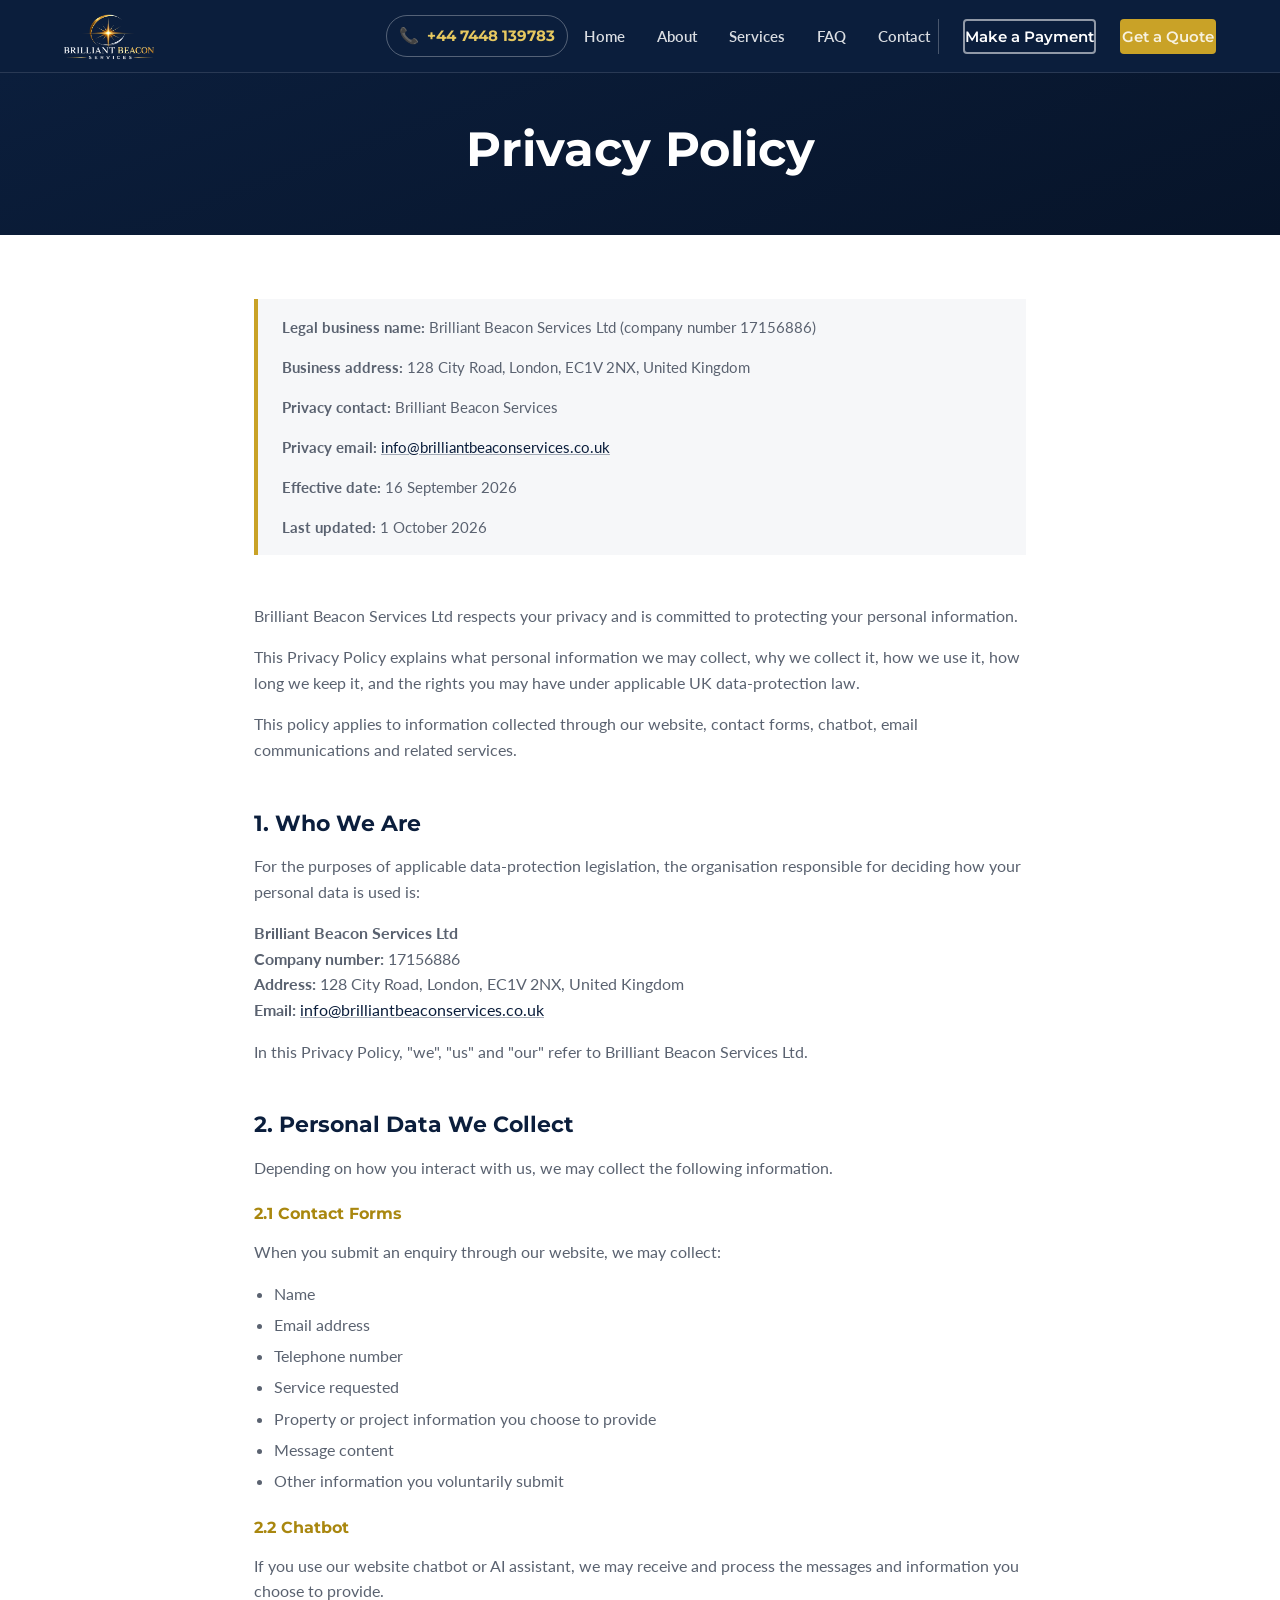
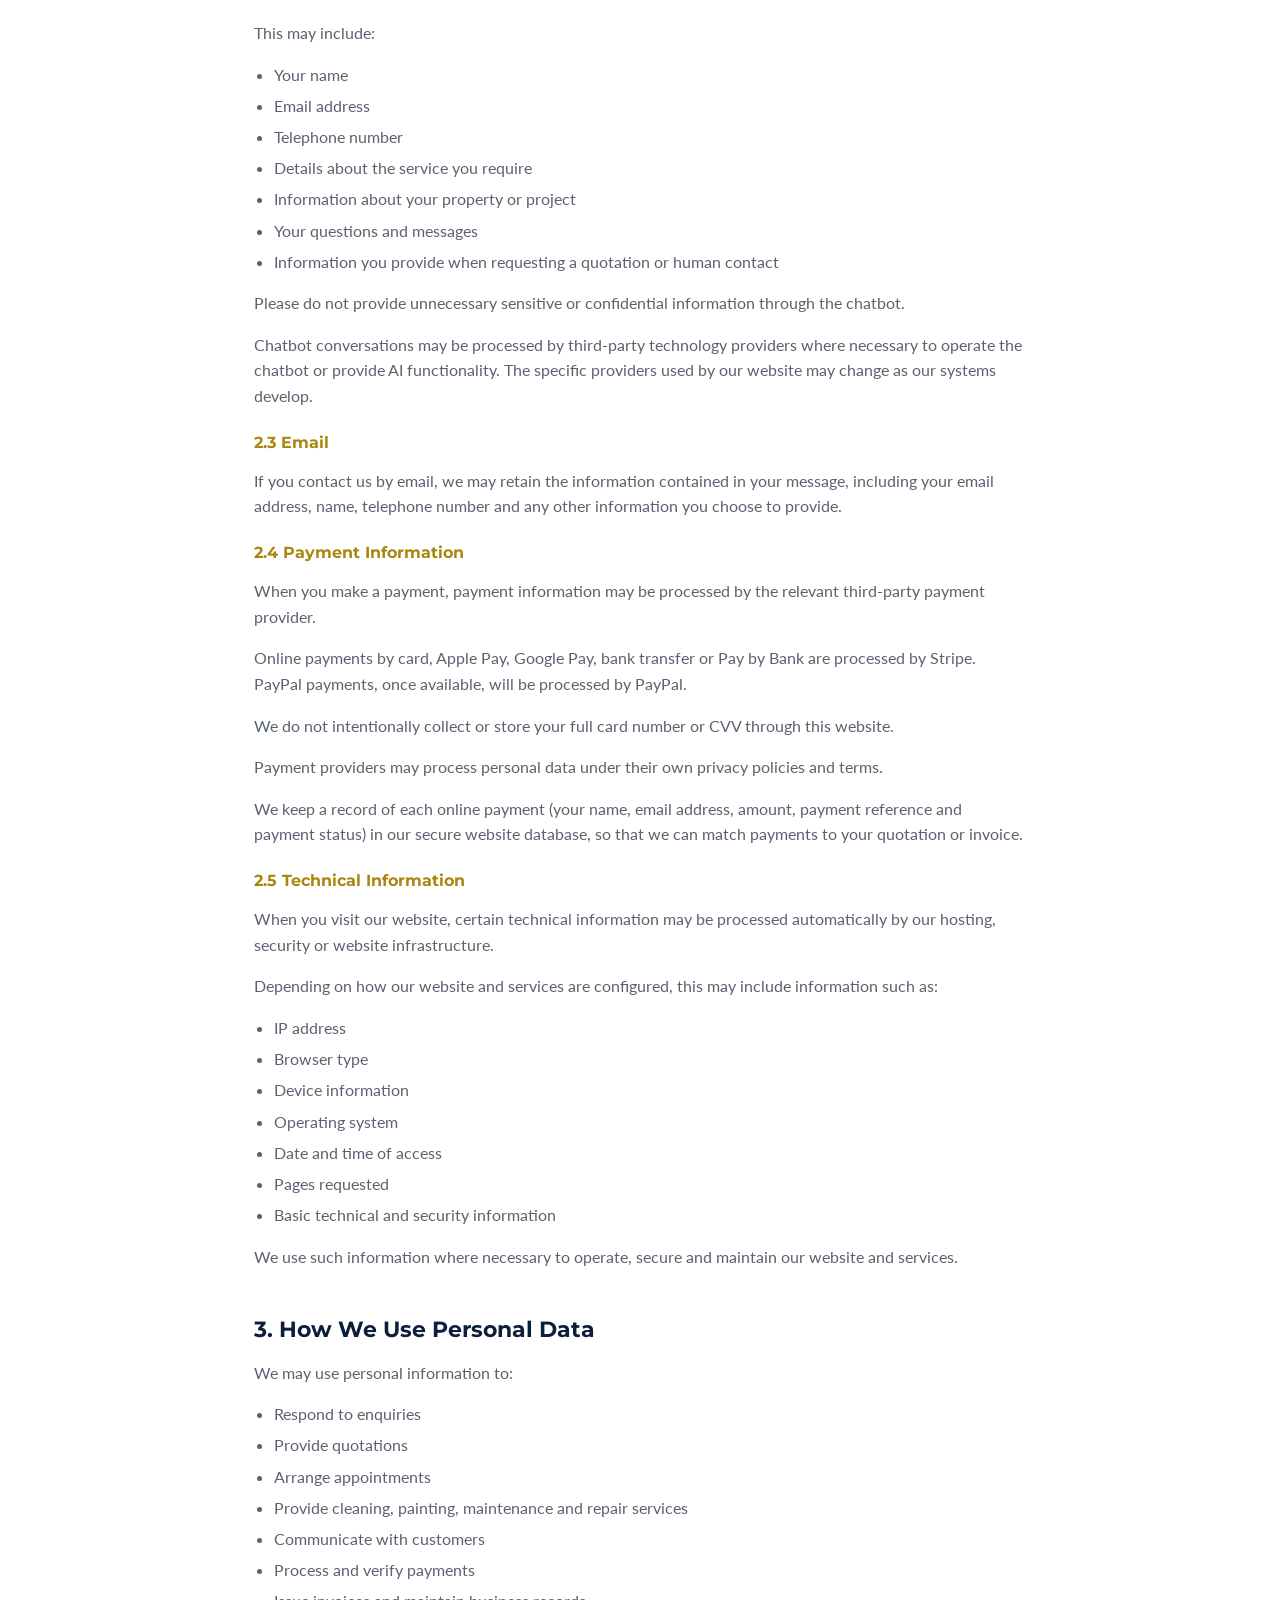
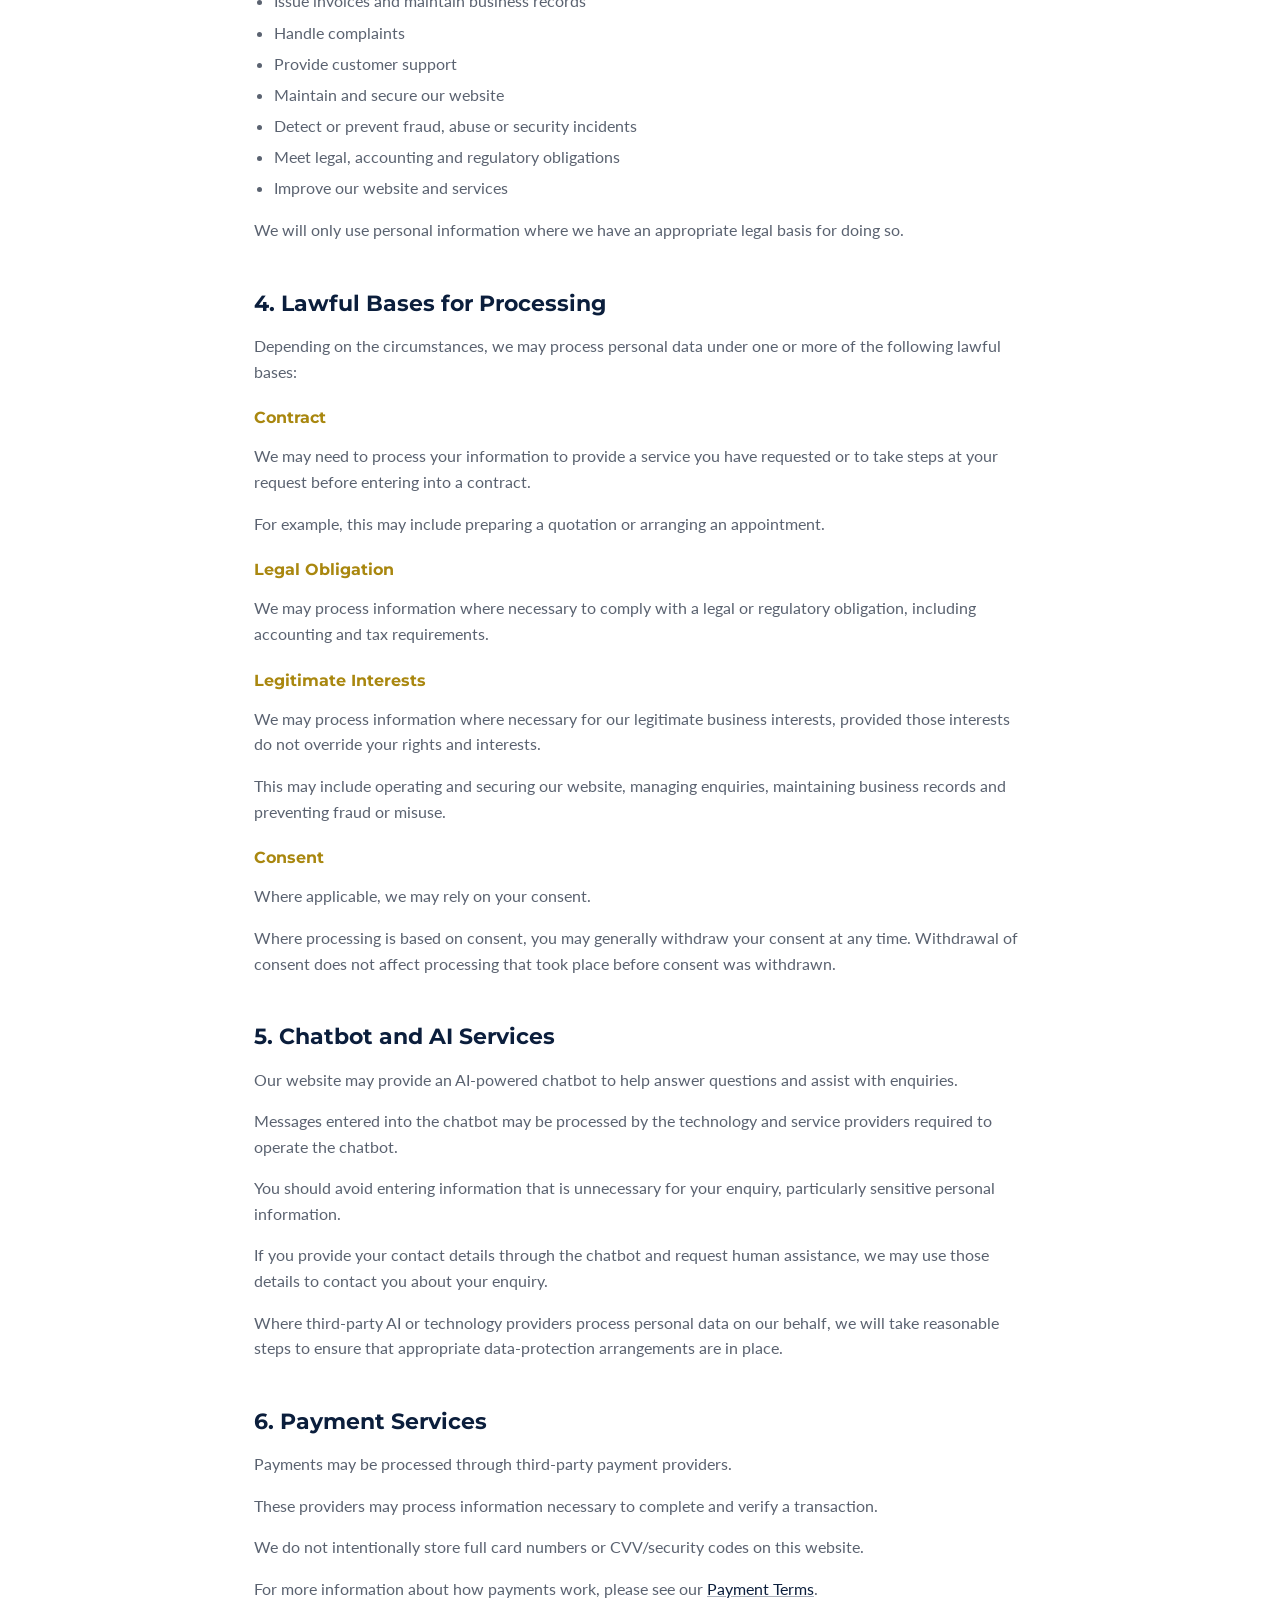
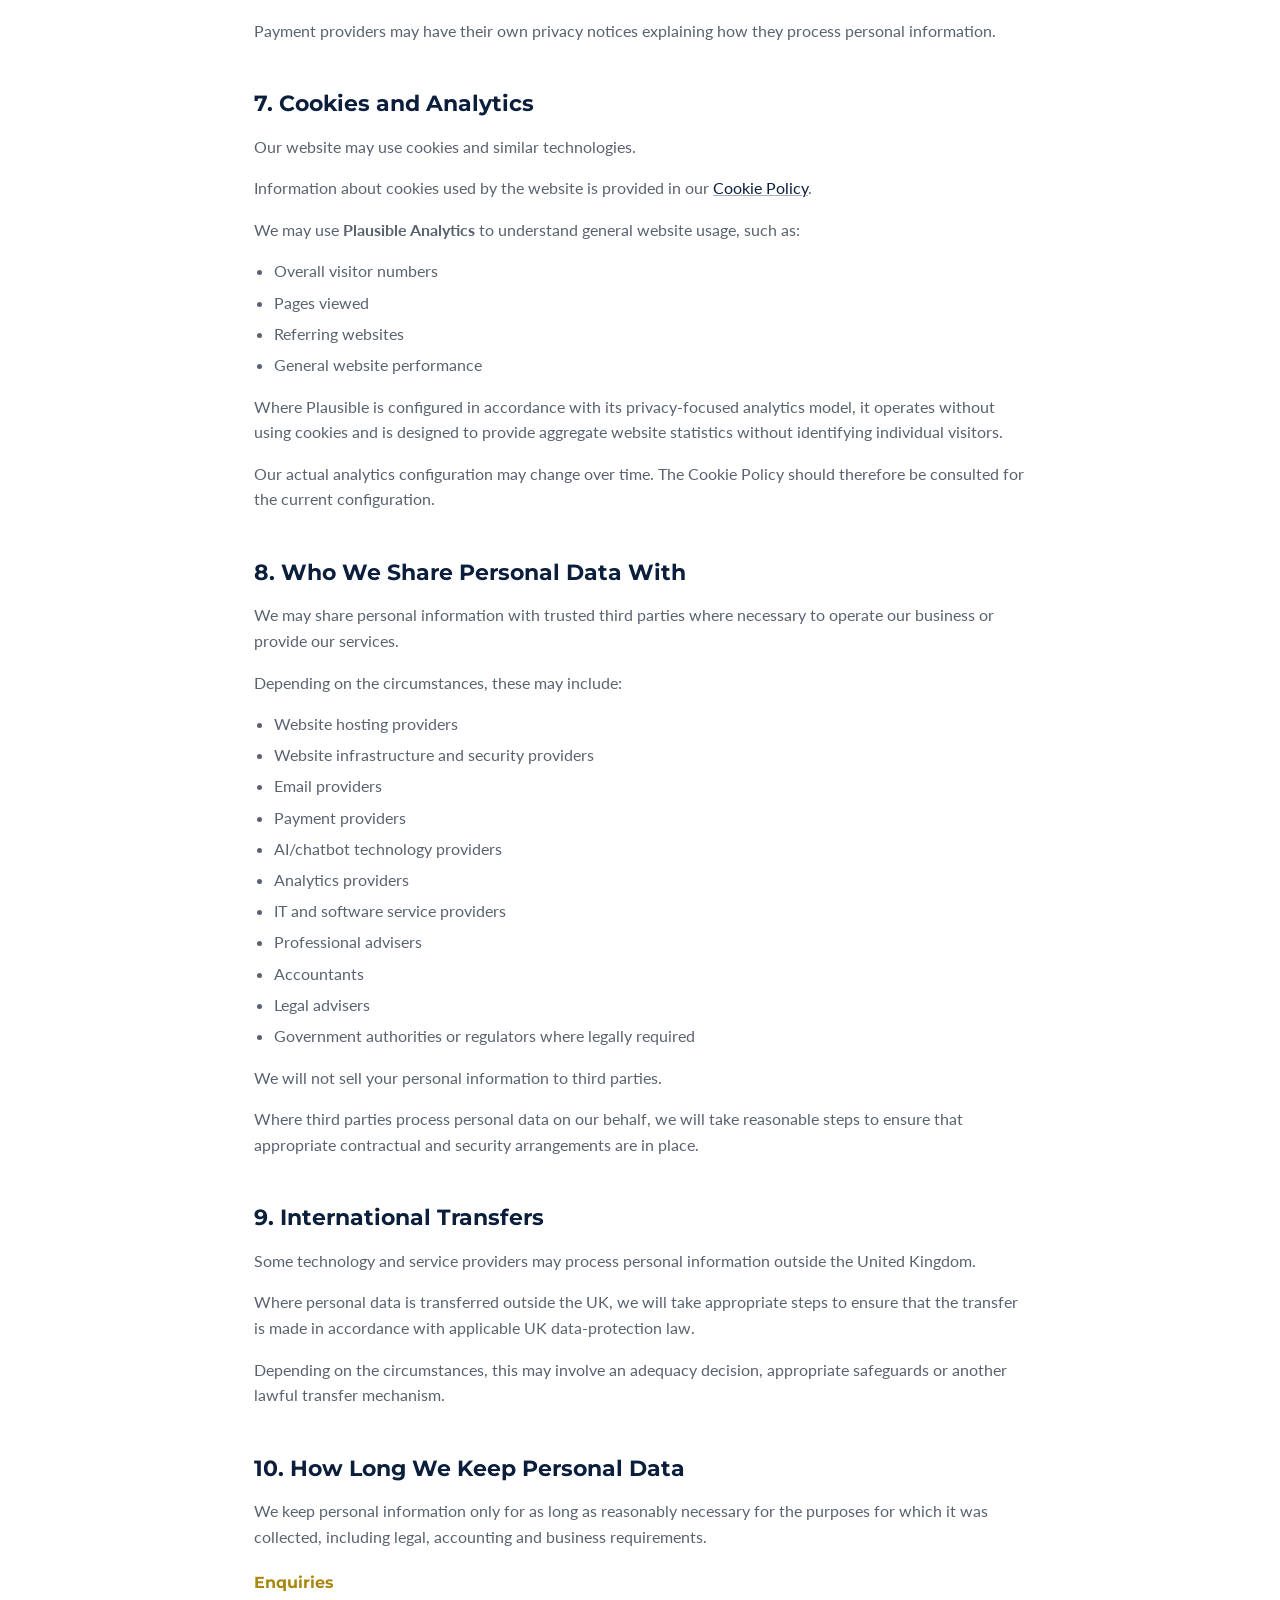
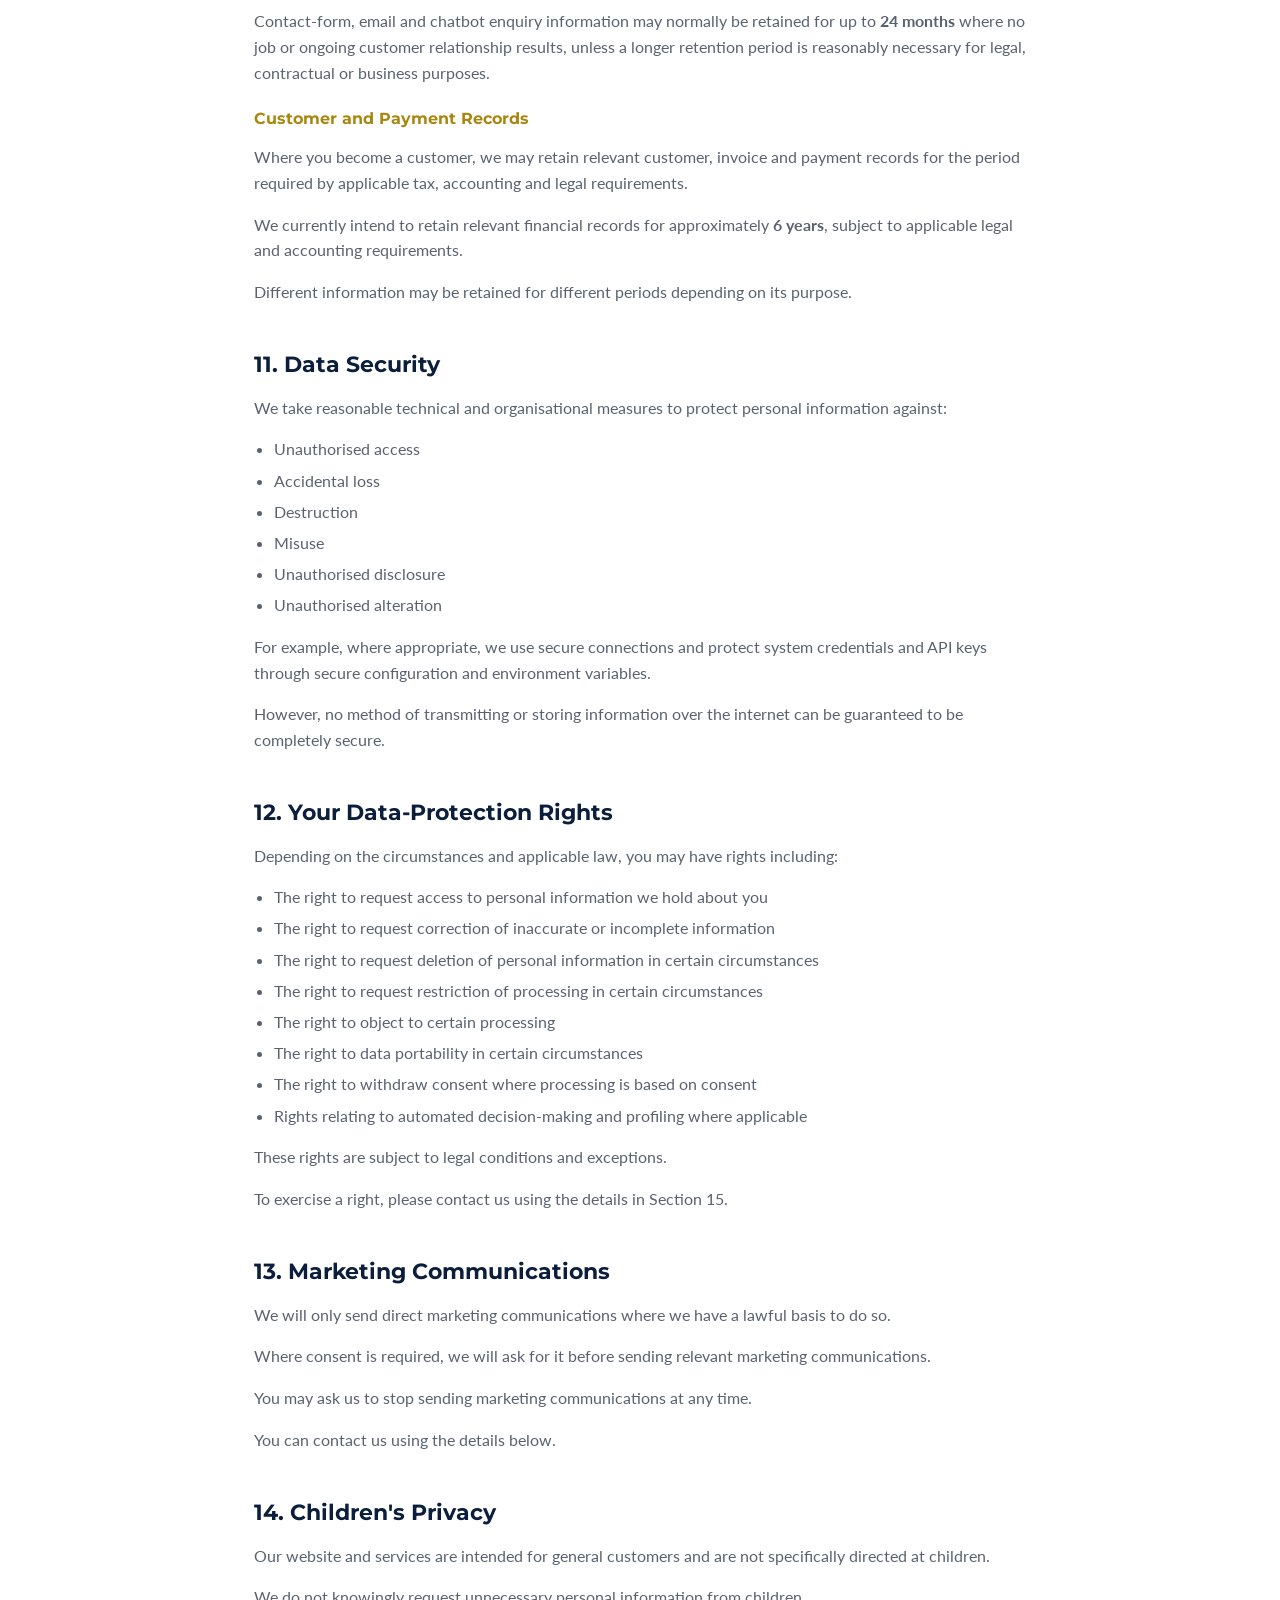
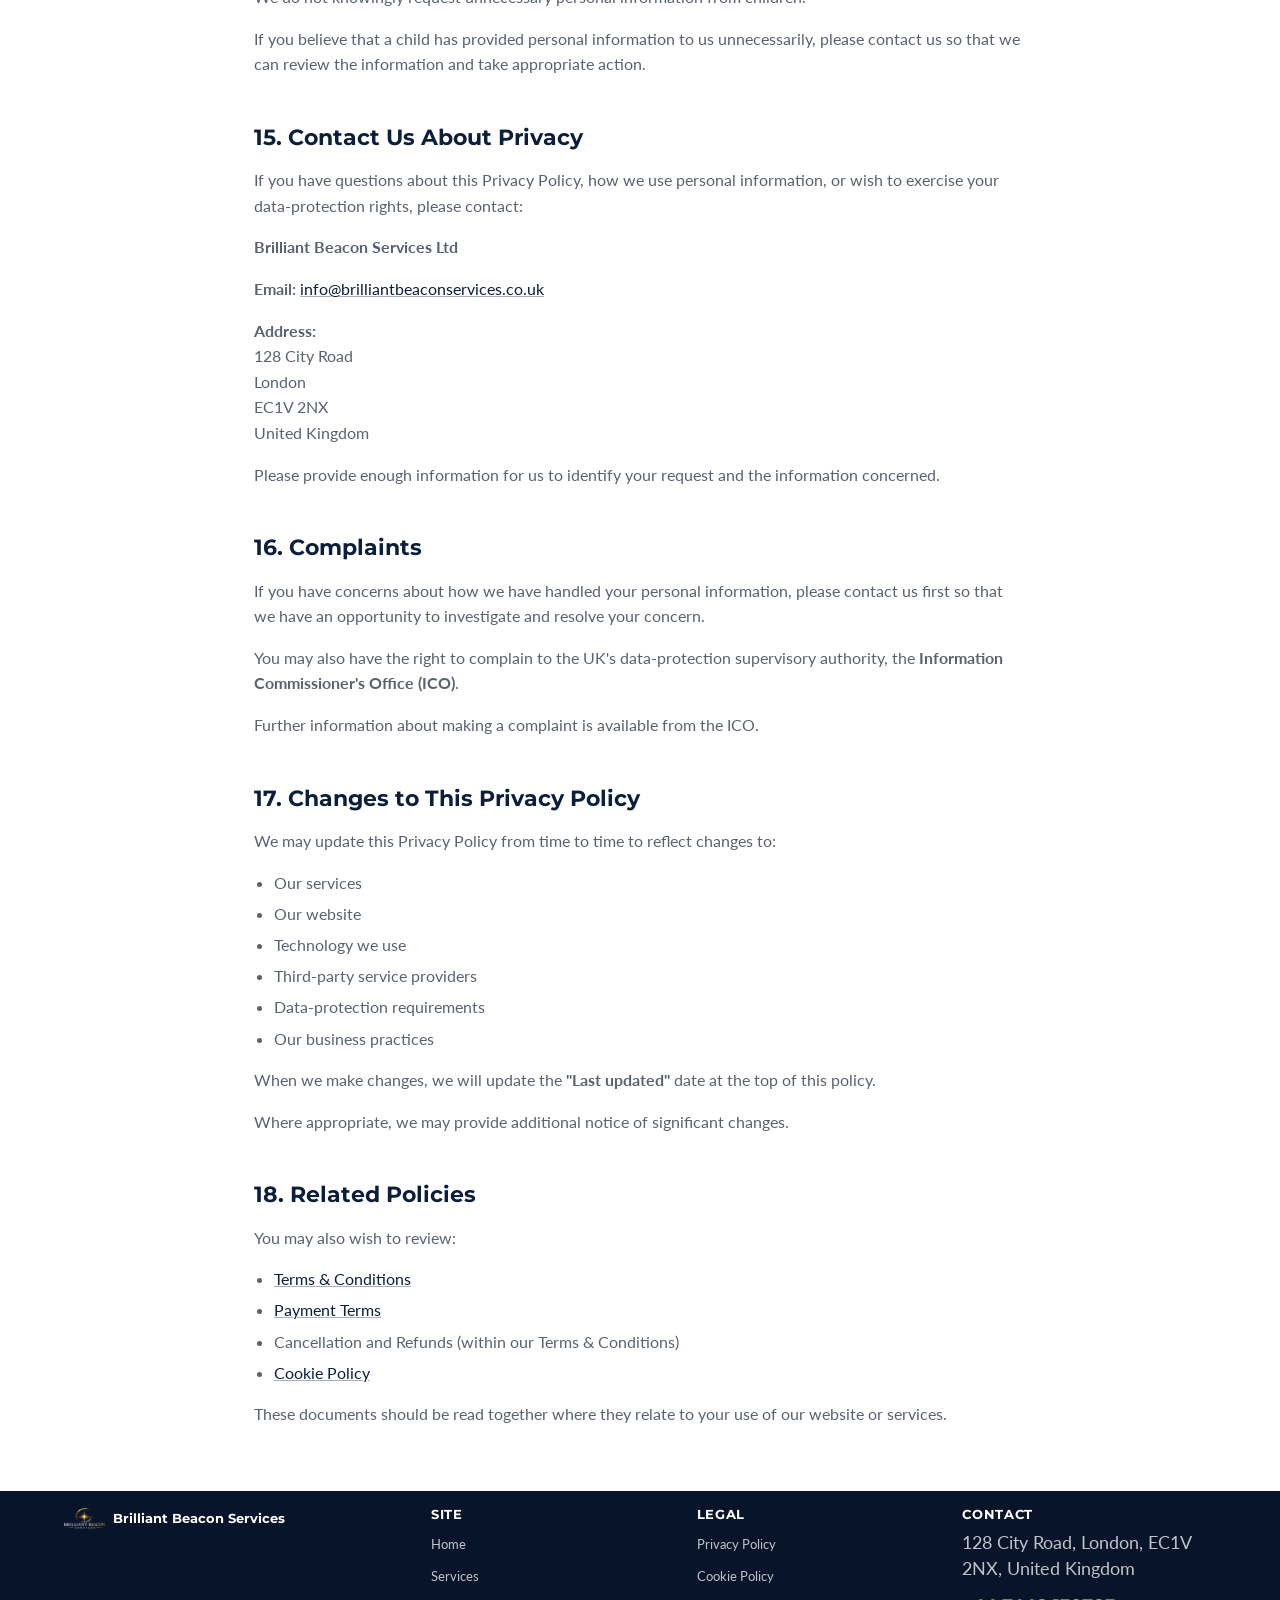
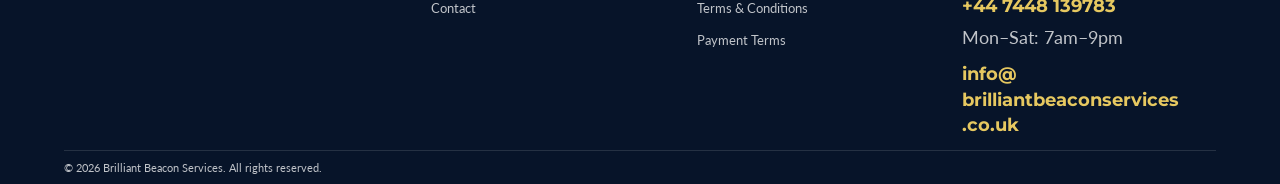
<file: privacy.html>
<!DOCTYPE html>
<html lang="en-GB">
<head>
<meta charset="UTF-8">
<meta name="viewport" content="width=device-width, initial-scale=1.0, viewport-fit=cover">
<title>Privacy Policy | Brilliant Beacon Services</title>
<meta name="description" content="Privacy Policy for Brilliant Beacon Services Ltd, covering what personal data we collect, how we use and protect it, how long we keep it, and your data-protection rights.">
<link rel="canonical" href="https://brilliantbeaconservices.co.uk/privacy.html">
<link rel="icon" href="/favicon.ico" sizes="any">
<link rel="icon" type="image/png" sizes="32x32" href="/images/logo/favicon-32.png">
<link rel="icon" type="image/png" sizes="16x16" href="/images/logo/favicon-16.png">
<link rel="apple-touch-icon" sizes="180x180" href="/images/logo/apple-touch-icon.png">
<link rel="manifest" href="/site.webmanifest">
<meta name="theme-color" content="#0b1e3c">
<meta name="apple-mobile-web-app-capable" content="yes">
<meta name="apple-mobile-web-app-status-bar-style" content="black-translucent">
<meta name="apple-mobile-web-app-title" content="Brilliant Beacon">

<!-- Fonts: Montserrat for headings/buttons, Lato for body text -->
<link rel="preconnect" href="https://fonts.googleapis.com">
<link rel="preconnect" href="https://fonts.gstatic.com" crossorigin>
<link href="https://fonts.googleapis.com/css2?family=Montserrat:wght@600;700&family=Lato:wght@400;700&display=swap" rel="stylesheet">

<link rel="stylesheet" href="css/style.css">
<link rel="stylesheet" href="css/responsive.css">
<!-- Plausible Analytics: cookie-free, no personal data collected, no consent banner required under UK PECR/GDPR. -->
<script defer data-domain="brilliantbeaconservices.co.uk" src="https://plausible.io/js/script.js"></script>
<!-- Cloudflare Web Analytics -->
<script type='module' src='https://static.cloudflareinsights.com/beacon.min.js' data-cf-beacon='{"token": "106e333c2b1341048448f47aedfb4e5a"}'></script>
<!-- End Cloudflare Web Analytics -->
</head>
<body>
<a class="skip-link" href="#main">Skip to main content</a>
<header class="site-header">
  <div class="container header-inner">
    <a class="brand" href="index.html">
      <img src="images/logo/brilliant-beacon-logo-header.png" alt="Brilliant Beacon Services logo">
      <span class="visually-hidden">Brilliant Beacon Services</span>
    </a>
    <a class="header-phone" href="tel:+447448139783" aria-label="Call Brilliant Beacon Services on +44 7448 139783"><span class="header-phone-icon" aria-hidden="true">📞</span><span class="header-phone-text">+44 7448 139783</span></a>
    <button class="nav-toggle" aria-expanded="false" aria-controls="main-nav" aria-label="Open menu">
      <span class="bar"></span><span class="bar"></span><span class="bar"></span>
    </button>
    <nav class="main-nav" id="main-nav" aria-label="Primary">
      <ul>
        <li><a href="index.html">Home</a></li>
        <li><a href="about.html">About</a></li>
        <li><a href="services.html">Services</a></li>
        <li><a href="faq.html">FAQ</a></li>
        <li><a href="contact.html">Contact</a></li>
      </ul>
      <div class="nav-cta">
        <a class="btn btn-secondary on-light btn-sm" href="payment.html">Make a Payment</a>
        <a class="btn btn-primary btn-sm" href="contact.html">Get a Quote</a>
      </div>
    </nav>
  </div>
  <div class="nav-backdrop"></div>
</header>
<main id="main">
  <header class="page-header"><div class="container"><h1>Privacy Policy</h1></div></header>
  <section>
    <div class="container legal-content" style="max-width: 820px;">
      <div class="legal-meta">
        <p><strong>Legal business name:</strong> Brilliant Beacon Services Ltd (company number 17156886)</p>
        <p><strong>Business address:</strong> 128 City Road, London, EC1V 2NX, United Kingdom</p>
        <p><strong>Privacy contact:</strong> Brilliant Beacon Services</p>
        <p><strong>Privacy email:</strong> <a href="mailto:info@brilliantbeaconservices.co.uk">info@brilliantbeaconservices.co.uk</a></p>
        <p><strong>Effective date:</strong> 16 September 2026</p>
        <p><strong>Last updated:</strong> 1 October 2026</p>
      </div>
      <p>Brilliant Beacon Services Ltd respects your privacy and is committed to protecting your personal information.</p>
      <p>This Privacy Policy explains what personal information we may collect, why we collect it, how we use it, how long we keep it, and the rights you may have under applicable UK data-protection law.</p>
      <p>This policy applies to information collected through our website, contact forms, chatbot, email communications and related services.</p>
      <h2>1. Who We Are</h2>
      <p>For the purposes of applicable data-protection legislation, the organisation responsible for deciding how your personal data is used is:</p>
      <p><strong>Brilliant Beacon Services Ltd</strong><br>
      <strong>Company number:</strong> 17156886<br>
      <strong>Address:</strong> 128 City Road, London, EC1V 2NX, United Kingdom<br>
      <strong>Email:</strong> <a href="mailto:info@brilliantbeaconservices.co.uk">info@brilliantbeaconservices.co.uk</a></p>
      <p>In this Privacy Policy, "we", "us" and "our" refer to Brilliant Beacon Services Ltd.</p>
      <h2>2. Personal Data We Collect</h2>
      <p>Depending on how you interact with us, we may collect the following information.</p>
      <h3>2.1 Contact Forms</h3>
      <p>When you submit an enquiry through our website, we may collect:</p>
      <ul>
      <li>Name</li>
      <li>Email address</li>
      <li>Telephone number</li>
      <li>Service requested</li>
      <li>Property or project information you choose to provide</li>
      <li>Message content</li>
      <li>Other information you voluntarily submit</li>
      </ul>
      <h3>2.2 Chatbot</h3>
      <p>If you use our website chatbot or AI assistant, we may receive and process the messages and information you choose to provide.</p>
      <p>This may include:</p>
      <ul>
      <li>Your name</li>
      <li>Email address</li>
      <li>Telephone number</li>
      <li>Details about the service you require</li>
      <li>Information about your property or project</li>
      <li>Your questions and messages</li>
      <li>Information you provide when requesting a quotation or human contact</li>
      </ul>
      <p>Please do not provide unnecessary sensitive or confidential information through the chatbot.</p>
      <p>Chatbot conversations may be processed by third-party technology providers where necessary to operate the chatbot or provide AI functionality. The specific providers used by our website may change as our systems develop.</p>
      <h3>2.3 Email</h3>
      <p>If you contact us by email, we may retain the information contained in your message, including your email address, name, telephone number and any other information you choose to provide.</p>
      <h3>2.4 Payment Information</h3>
      <p>When you make a payment, payment information may be processed by the relevant third-party payment provider.</p>
      <p>Online payments by card, Apple Pay, Google Pay, bank transfer or Pay by Bank are processed by Stripe. PayPal payments, once available, will be processed by PayPal.</p>
      <p>We do not intentionally collect or store your full card number or CVV through this website.</p>
      <p>Payment providers may process personal data under their own privacy policies and terms.</p>
      <p>We keep a record of each online payment (your name, email address, amount, payment reference and payment status) in our secure website database, so that we can match payments to your quotation or invoice.</p>
      <h3>2.5 Technical Information</h3>
      <p>When you visit our website, certain technical information may be processed automatically by our hosting, security or website infrastructure.</p>
      <p>Depending on how our website and services are configured, this may include information such as:</p>
      <ul>
      <li>IP address</li>
      <li>Browser type</li>
      <li>Device information</li>
      <li>Operating system</li>
      <li>Date and time of access</li>
      <li>Pages requested</li>
      <li>Basic technical and security information</li>
      </ul>
      <p>We use such information where necessary to operate, secure and maintain our website and services.</p>
      <h2>3. How We Use Personal Data</h2>
      <p>We may use personal information to:</p>
      <ul>
      <li>Respond to enquiries</li>
      <li>Provide quotations</li>
      <li>Arrange appointments</li>
      <li>Provide cleaning, painting, maintenance and repair services</li>
      <li>Communicate with customers</li>
      <li>Process and verify payments</li>
      <li>Issue invoices and maintain business records</li>
      <li>Handle complaints</li>
      <li>Provide customer support</li>
      <li>Maintain and secure our website</li>
      <li>Detect or prevent fraud, abuse or security incidents</li>
      <li>Meet legal, accounting and regulatory obligations</li>
      <li>Improve our website and services</li>
      </ul>
      <p>We will only use personal information where we have an appropriate legal basis for doing so.</p>
      <h2>4. Lawful Bases for Processing</h2>
      <p>Depending on the circumstances, we may process personal data under one or more of the following lawful bases:</p>
      <h3>Contract</h3>
      <p>We may need to process your information to provide a service you have requested or to take steps at your request before entering into a contract.</p>
      <p>For example, this may include preparing a quotation or arranging an appointment.</p>
      <h3>Legal Obligation</h3>
      <p>We may process information where necessary to comply with a legal or regulatory obligation, including accounting and tax requirements.</p>
      <h3>Legitimate Interests</h3>
      <p>We may process information where necessary for our legitimate business interests, provided those interests do not override your rights and interests.</p>
      <p>This may include operating and securing our website, managing enquiries, maintaining business records and preventing fraud or misuse.</p>
      <h3>Consent</h3>
      <p>Where applicable, we may rely on your consent.</p>
      <p>Where processing is based on consent, you may generally withdraw your consent at any time. Withdrawal of consent does not affect processing that took place before consent was withdrawn.</p>
      <h2>5. Chatbot and AI Services</h2>
      <p>Our website may provide an AI-powered chatbot to help answer questions and assist with enquiries.</p>
      <p>Messages entered into the chatbot may be processed by the technology and service providers required to operate the chatbot.</p>
      <p>You should avoid entering information that is unnecessary for your enquiry, particularly sensitive personal information.</p>
      <p>If you provide your contact details through the chatbot and request human assistance, we may use those details to contact you about your enquiry.</p>
      <p>Where third-party AI or technology providers process personal data on our behalf, we will take reasonable steps to ensure that appropriate data-protection arrangements are in place.</p>
      <h2>6. Payment Services</h2>
      <p>Payments may be processed through third-party payment providers.</p>
      <p>These providers may process information necessary to complete and verify a transaction.</p>
      <p>We do not intentionally store full card numbers or CVV/security codes on this website.</p>
      <p>For more information about how payments work, please see our <a href="payment-terms.html">Payment Terms</a>.</p>
      <p>Payment providers may have their own privacy notices explaining how they process personal information.</p>
      <h2>7. Cookies and Analytics</h2>
      <p>Our website may use cookies and similar technologies.</p>
      <p>Information about cookies used by the website is provided in our <a href="cookies.html">Cookie Policy</a>.</p>
      <p>We may use <strong>Plausible Analytics</strong> to understand general website usage, such as:</p>
      <ul>
      <li>Overall visitor numbers</li>
      <li>Pages viewed</li>
      <li>Referring websites</li>
      <li>General website performance</li>
      </ul>
      <p>Where Plausible is configured in accordance with its privacy-focused analytics model, it operates without using cookies and is designed to provide aggregate website statistics without identifying individual visitors.</p>
      <p>Our actual analytics configuration may change over time. The Cookie Policy should therefore be consulted for the current configuration.</p>
      <h2>8. Who We Share Personal Data With</h2>
      <p>We may share personal information with trusted third parties where necessary to operate our business or provide our services.</p>
      <p>Depending on the circumstances, these may include:</p>
      <ul>
      <li>Website hosting providers</li>
      <li>Website infrastructure and security providers</li>
      <li>Email providers</li>
      <li>Payment providers</li>
      <li>AI/chatbot technology providers</li>
      <li>Analytics providers</li>
      <li>IT and software service providers</li>
      <li>Professional advisers</li>
      <li>Accountants</li>
      <li>Legal advisers</li>
      <li>Government authorities or regulators where legally required</li>
      </ul>
      <p>We will not sell your personal information to third parties.</p>
      <p>Where third parties process personal data on our behalf, we will take reasonable steps to ensure that appropriate contractual and security arrangements are in place.</p>
      <h2>9. International Transfers</h2>
      <p>Some technology and service providers may process personal information outside the United Kingdom.</p>
      <p>Where personal data is transferred outside the UK, we will take appropriate steps to ensure that the transfer is made in accordance with applicable UK data-protection law.</p>
      <p>Depending on the circumstances, this may involve an adequacy decision, appropriate safeguards or another lawful transfer mechanism.</p>
      <h2>10. How Long We Keep Personal Data</h2>
      <p>We keep personal information only for as long as reasonably necessary for the purposes for which it was collected, including legal, accounting and business requirements.</p>
      <h3>Enquiries</h3>
      <p>Contact-form, email and chatbot enquiry information may normally be retained for up to <strong>24 months</strong> where no job or ongoing customer relationship results, unless a longer retention period is reasonably necessary for legal, contractual or business purposes.</p>
      <h3>Customer and Payment Records</h3>
      <p>Where you become a customer, we may retain relevant customer, invoice and payment records for the period required by applicable tax, accounting and legal requirements.</p>
      <p>We currently intend to retain relevant financial records for approximately <strong>6 years</strong>, subject to applicable legal and accounting requirements.</p>
      <p>Different information may be retained for different periods depending on its purpose.</p>
      <h2>11. Data Security</h2>
      <p>We take reasonable technical and organisational measures to protect personal information against:</p>
      <ul>
      <li>Unauthorised access</li>
      <li>Accidental loss</li>
      <li>Destruction</li>
      <li>Misuse</li>
      <li>Unauthorised disclosure</li>
      <li>Unauthorised alteration</li>
      </ul>
      <p>For example, where appropriate, we use secure connections and protect system credentials and API keys through secure configuration and environment variables.</p>
      <p>However, no method of transmitting or storing information over the internet can be guaranteed to be completely secure.</p>
      <h2>12. Your Data-Protection Rights</h2>
      <p>Depending on the circumstances and applicable law, you may have rights including:</p>
      <ul>
      <li>The right to request access to personal information we hold about you</li>
      <li>The right to request correction of inaccurate or incomplete information</li>
      <li>The right to request deletion of personal information in certain circumstances</li>
      <li>The right to request restriction of processing in certain circumstances</li>
      <li>The right to object to certain processing</li>
      <li>The right to data portability in certain circumstances</li>
      <li>The right to withdraw consent where processing is based on consent</li>
      <li>Rights relating to automated decision-making and profiling where applicable</li>
      </ul>
      <p>These rights are subject to legal conditions and exceptions.</p>
      <p>To exercise a right, please contact us using the details in Section 15.</p>
      <h2>13. Marketing Communications</h2>
      <p>We will only send direct marketing communications where we have a lawful basis to do so.</p>
      <p>Where consent is required, we will ask for it before sending relevant marketing communications.</p>
      <p>You may ask us to stop sending marketing communications at any time.</p>
      <p>You can contact us using the details below.</p>
      <h2>14. Children's Privacy</h2>
      <p>Our website and services are intended for general customers and are not specifically directed at children.</p>
      <p>We do not knowingly request unnecessary personal information from children.</p>
      <p>If you believe that a child has provided personal information to us unnecessarily, please contact us so that we can review the information and take appropriate action.</p>
      <h2>15. Contact Us About Privacy</h2>
      <p>If you have questions about this Privacy Policy, how we use personal information, or wish to exercise your data-protection rights, please contact:</p>
      <p><strong>Brilliant Beacon Services Ltd</strong></p>
      <p><strong>Email:</strong> <a href="mailto:info@brilliantbeaconservices.co.uk">info@brilliantbeaconservices.co.uk</a></p>
      <p><strong>Address:</strong><br>
      128 City Road<br>
      London<br>
      EC1V 2NX<br>
      United Kingdom</p>
      <p>Please provide enough information for us to identify your request and the information concerned.</p>
      <h2>16. Complaints</h2>
      <p>If you have concerns about how we have handled your personal information, please contact us first so that we have an opportunity to investigate and resolve your concern.</p>
      <p>You may also have the right to complain to the UK's data-protection supervisory authority, the <strong>Information Commissioner's Office (ICO)</strong>.</p>
      <p>Further information about making a complaint is available from the ICO.</p>
      <h2>17. Changes to This Privacy Policy</h2>
      <p>We may update this Privacy Policy from time to time to reflect changes to:</p>
      <ul>
      <li>Our services</li>
      <li>Our website</li>
      <li>Technology we use</li>
      <li>Third-party service providers</li>
      <li>Data-protection requirements</li>
      <li>Our business practices</li>
      </ul>
      <p>When we make changes, we will update the <strong>"Last updated"</strong> date at the top of this policy.</p>
      <p>Where appropriate, we may provide additional notice of significant changes.</p>
      <h2>18. Related Policies</h2>
      <p>You may also wish to review:</p>
      <ul>
      <li><a href="terms.html">Terms &amp; Conditions</a></li>
      <li><a href="payment-terms.html">Payment Terms</a></li>
      <li>Cancellation and Refunds (within our Terms &amp; Conditions)</li>
      <li><a href="cookies.html">Cookie Policy</a></li>
      </ul>
      <p>These documents should be read together where they relate to your use of our website or services.</p>
    </div>
  </section>
</main>
<footer class="site-footer">
  <div class="container">
    <div class="footer-grid">
      <div><div class="footer-brand"><img src="images/logo/brilliant-beacon-logo-header.png" alt="Brilliant Beacon Services logo"><span>Brilliant Beacon Services</span></div></div>
      <div><h4>Site</h4><ul><li><a href="index.html">Home</a></li><li><a href="services.html">Services</a></li><li><a href="contact.html">Contact</a></li></ul></div>
      <div><h4>Legal</h4><ul><li><a href="privacy.html">Privacy Policy</a></li><li><a href="cookies.html">Cookie Policy</a></li><li><a href="terms.html">Terms &amp; Conditions</a></li><li><a href="payment-terms.html">Payment Terms</a></li></ul></div>
      <div><h4>Contact</h4><ul><li class="footer-contact-text">128 City Road, London, EC1V 2NX, United Kingdom</li><li><a href="tel:+447448139783" class="footer-contact-highlight">+44 7448 139783</a></li><li class="footer-contact-text">Mon–Sat: 7am–9pm</li><li><a href="mailto:info@brilliantbeaconservices.co.uk" class="footer-contact-highlight">info@<wbr>brilliantbeaconservices<wbr>.co.uk</a></li></ul></div>
    </div>
    <div class="footer-bottom"><span>&copy; <span id="year"></span> Brilliant Beacon Services. All rights reserved.</span></div>
  </div>
</footer>
<script src="js/navigation.js" defer></script>
<script src="js/main.js" defer></script>
</body>
</html>
</file>
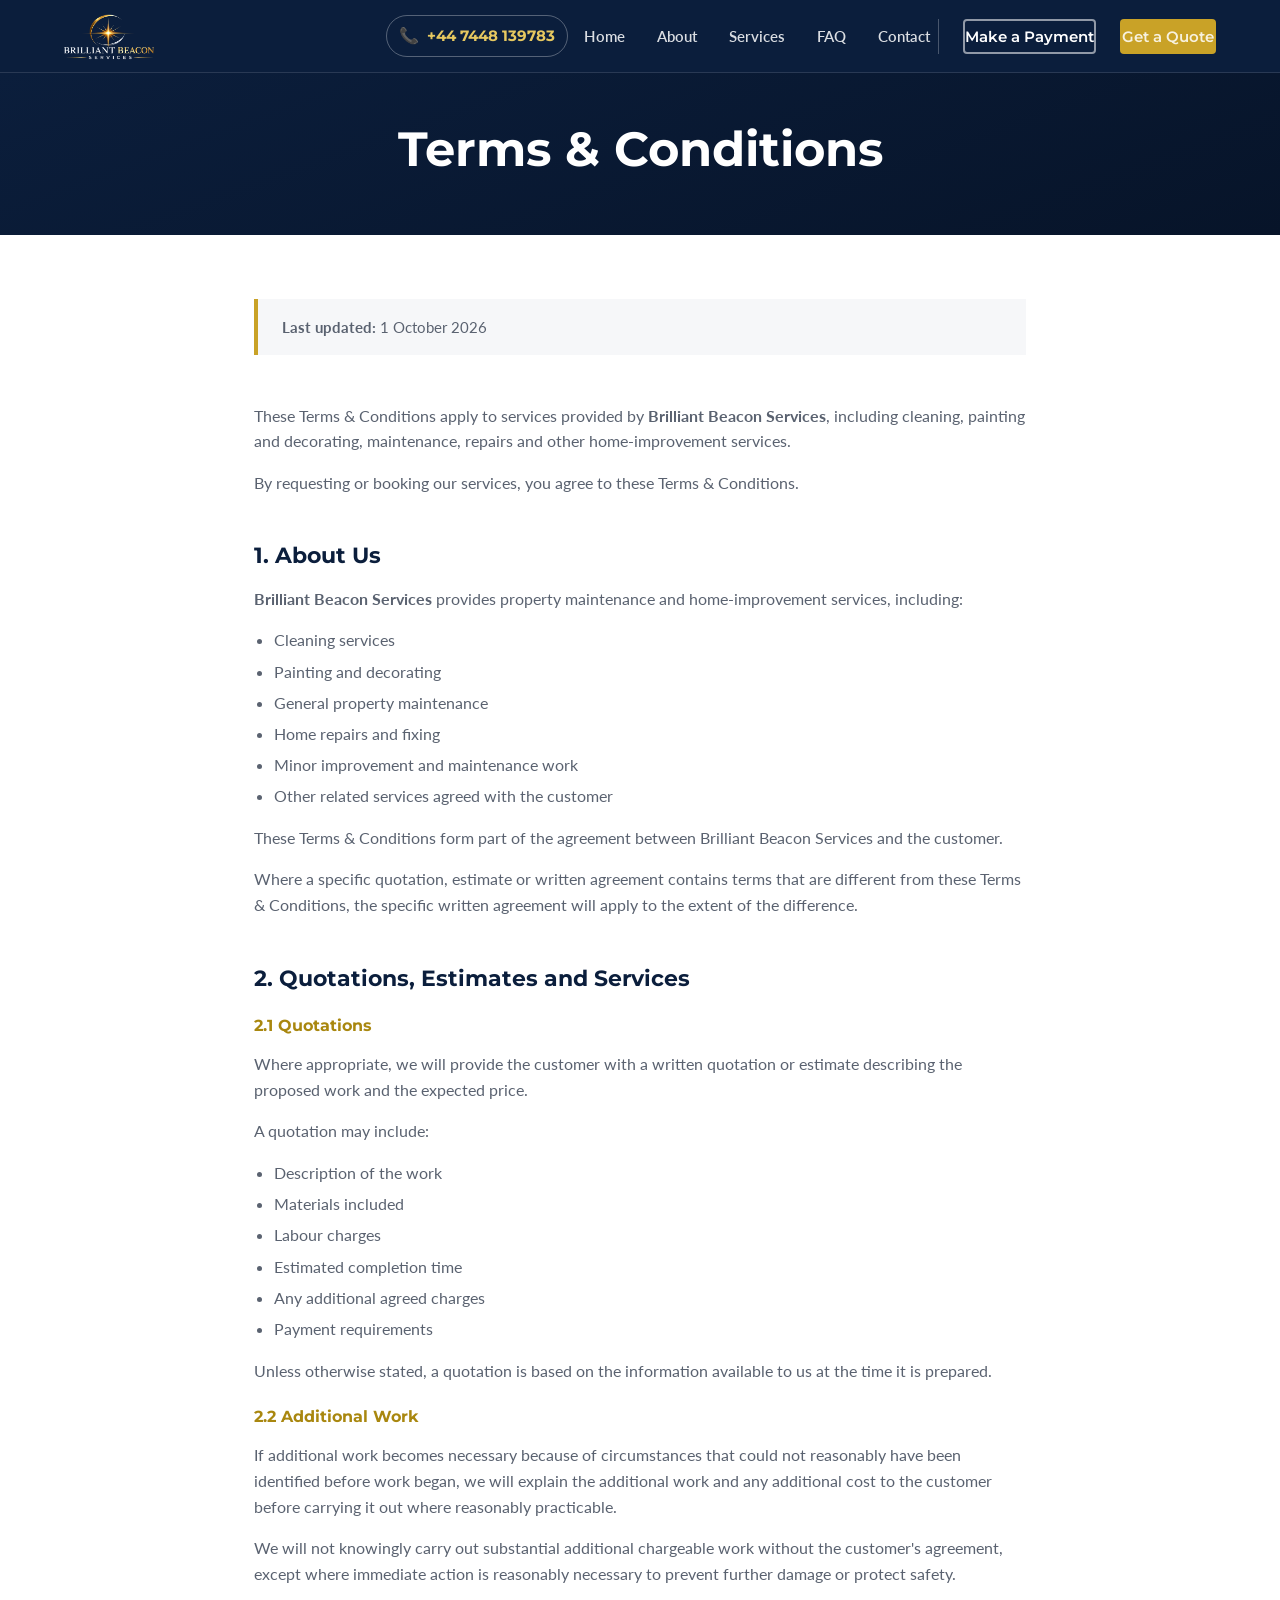
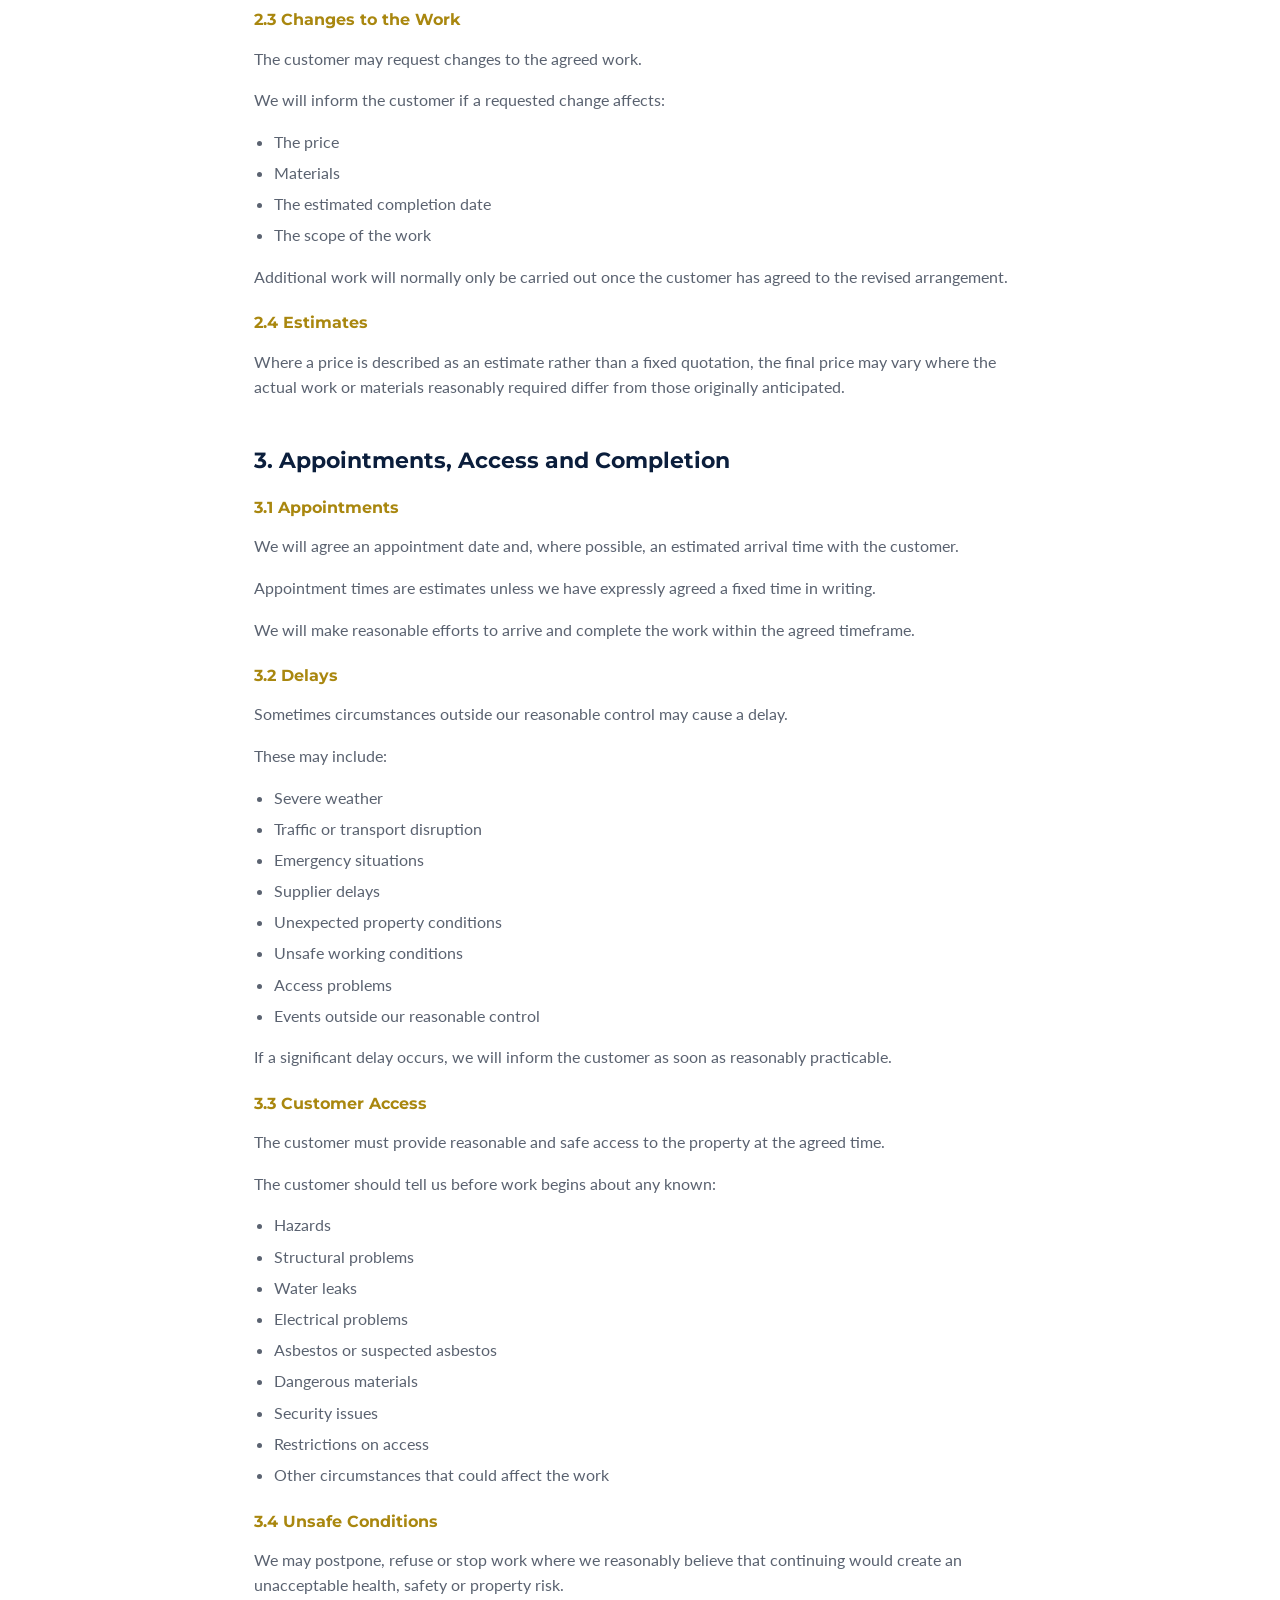
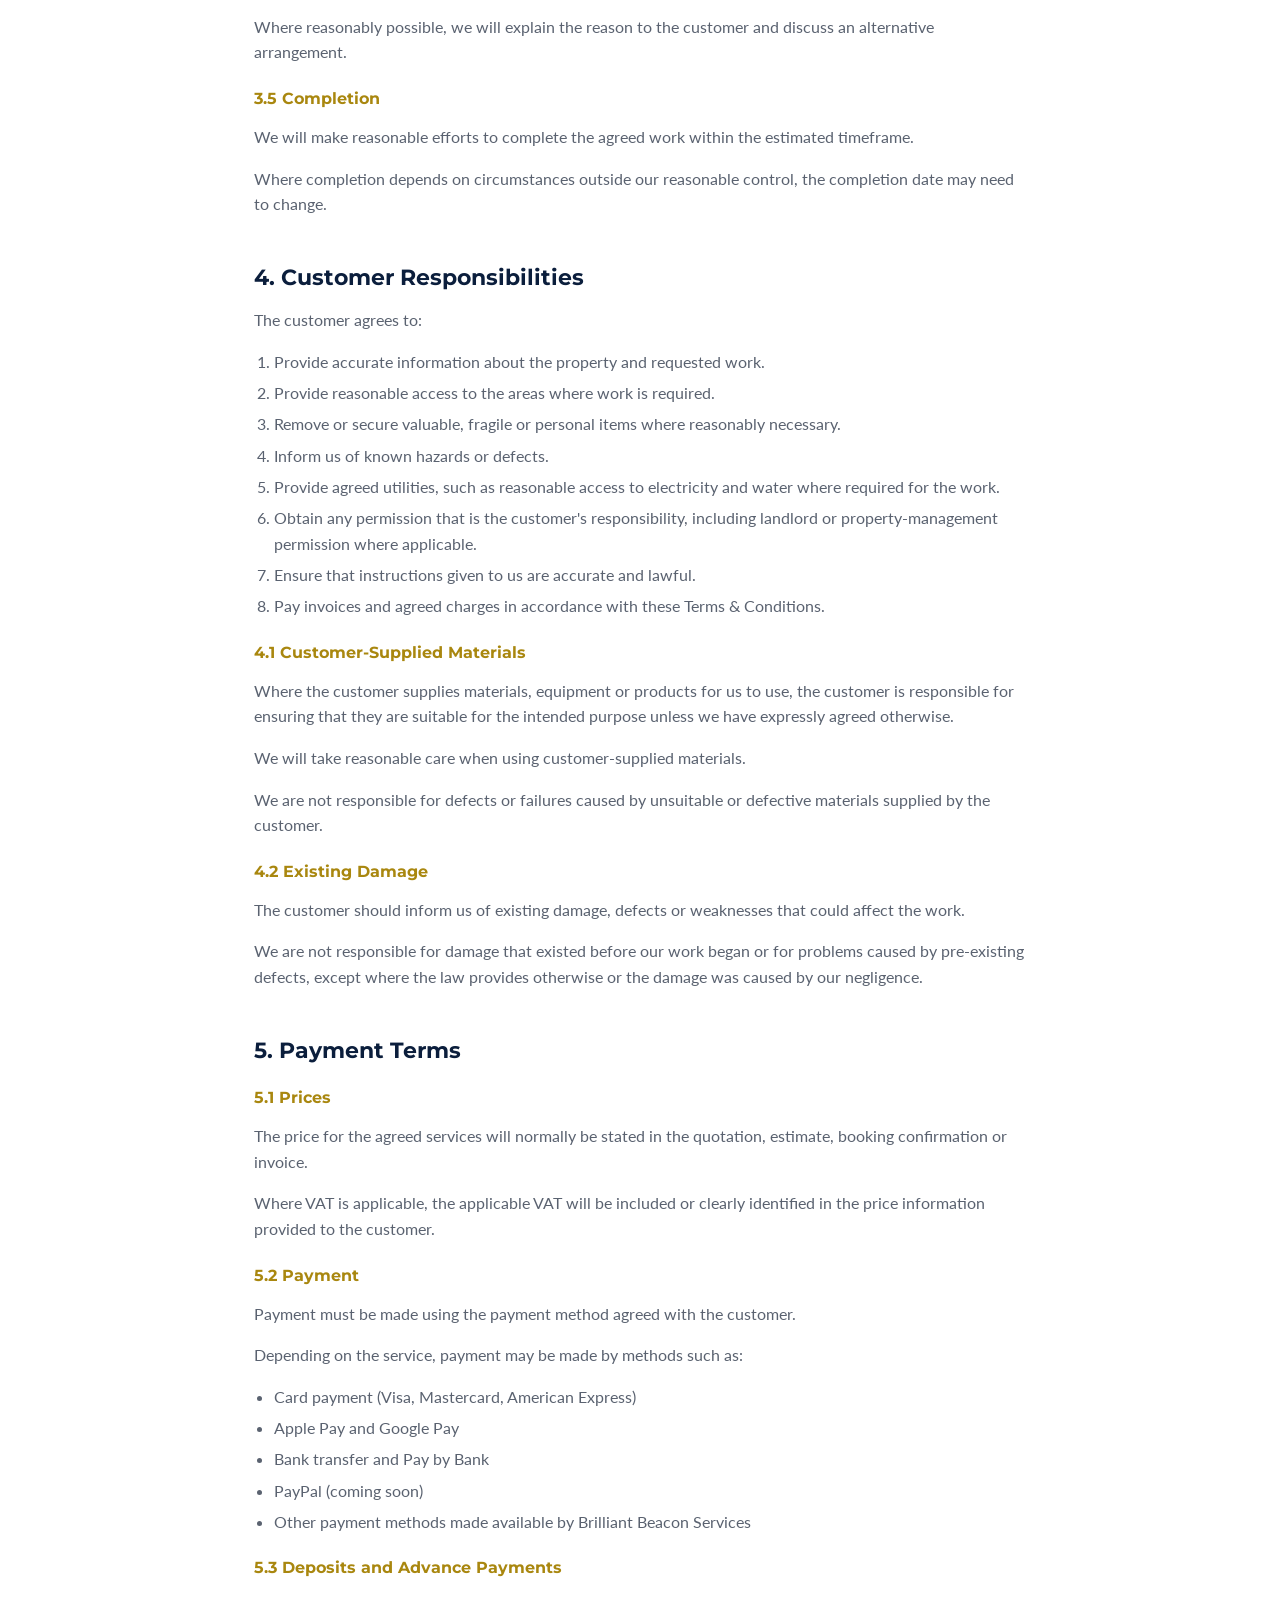
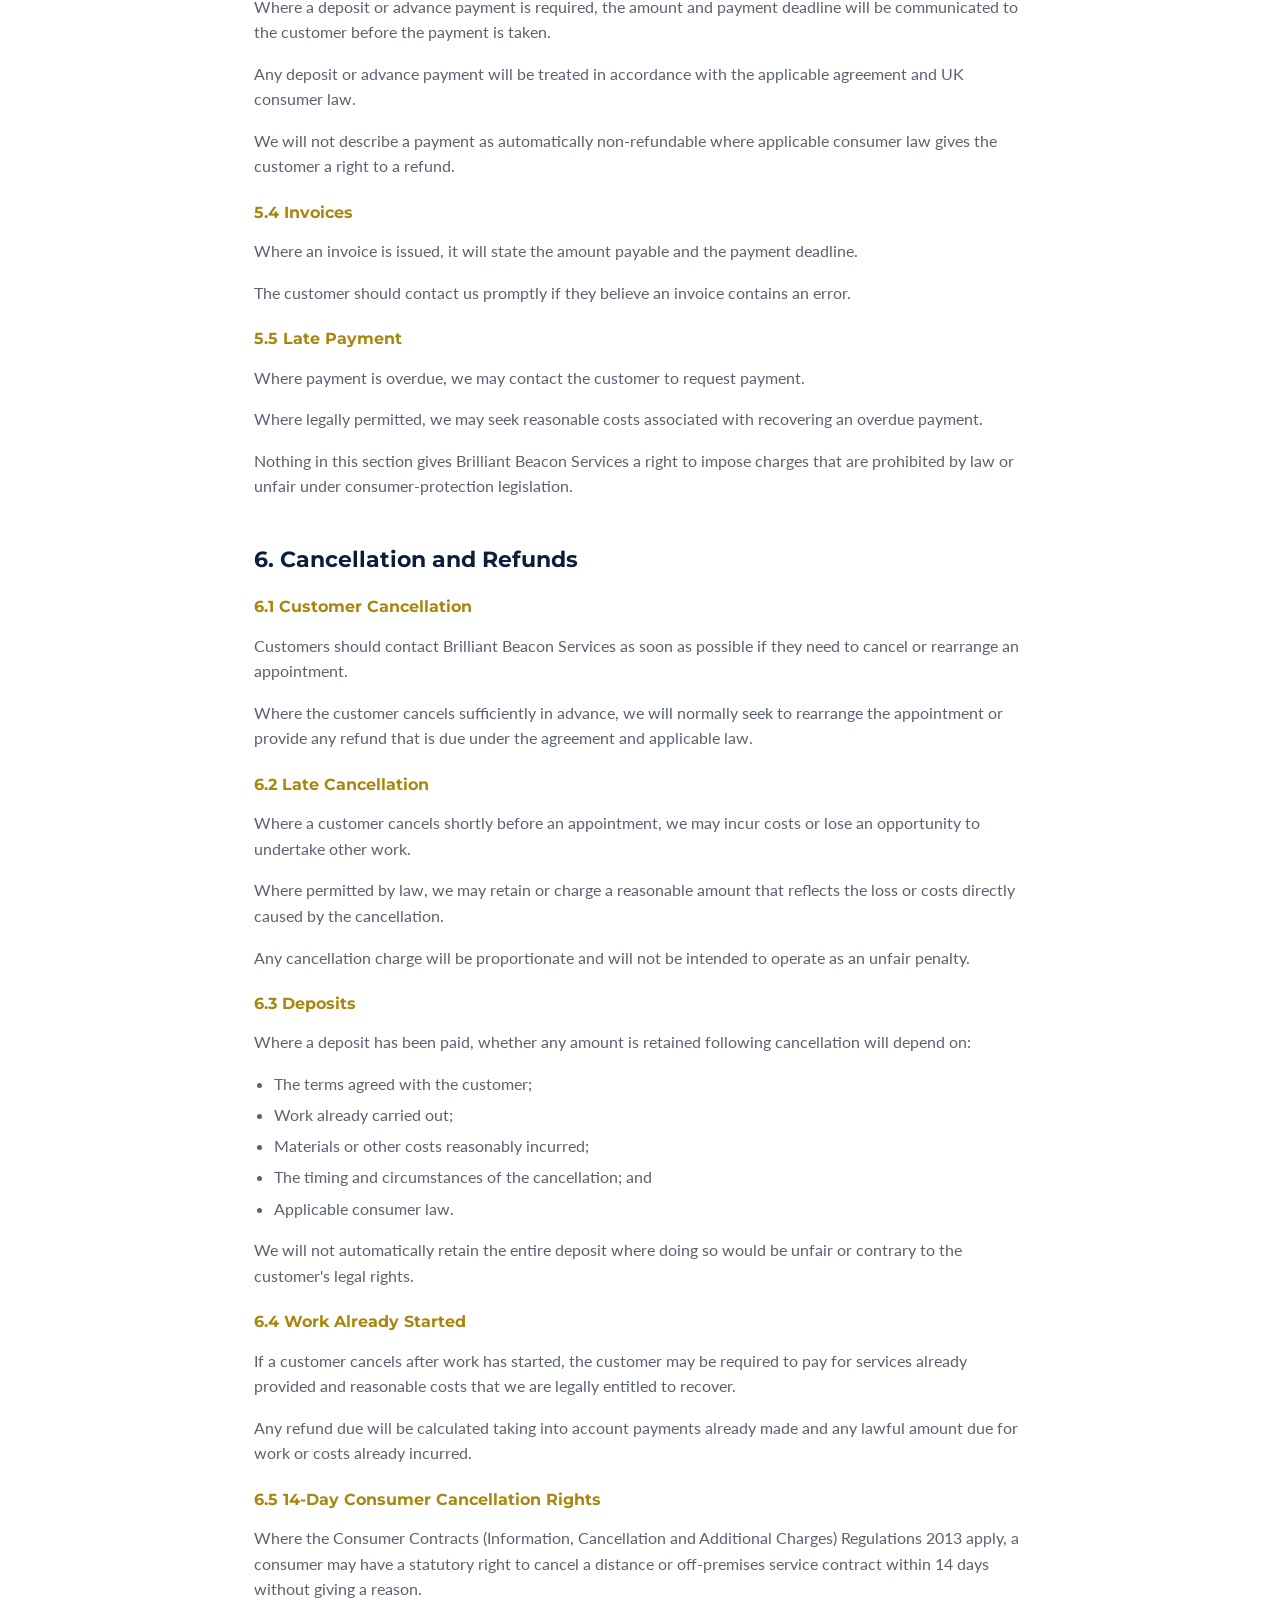
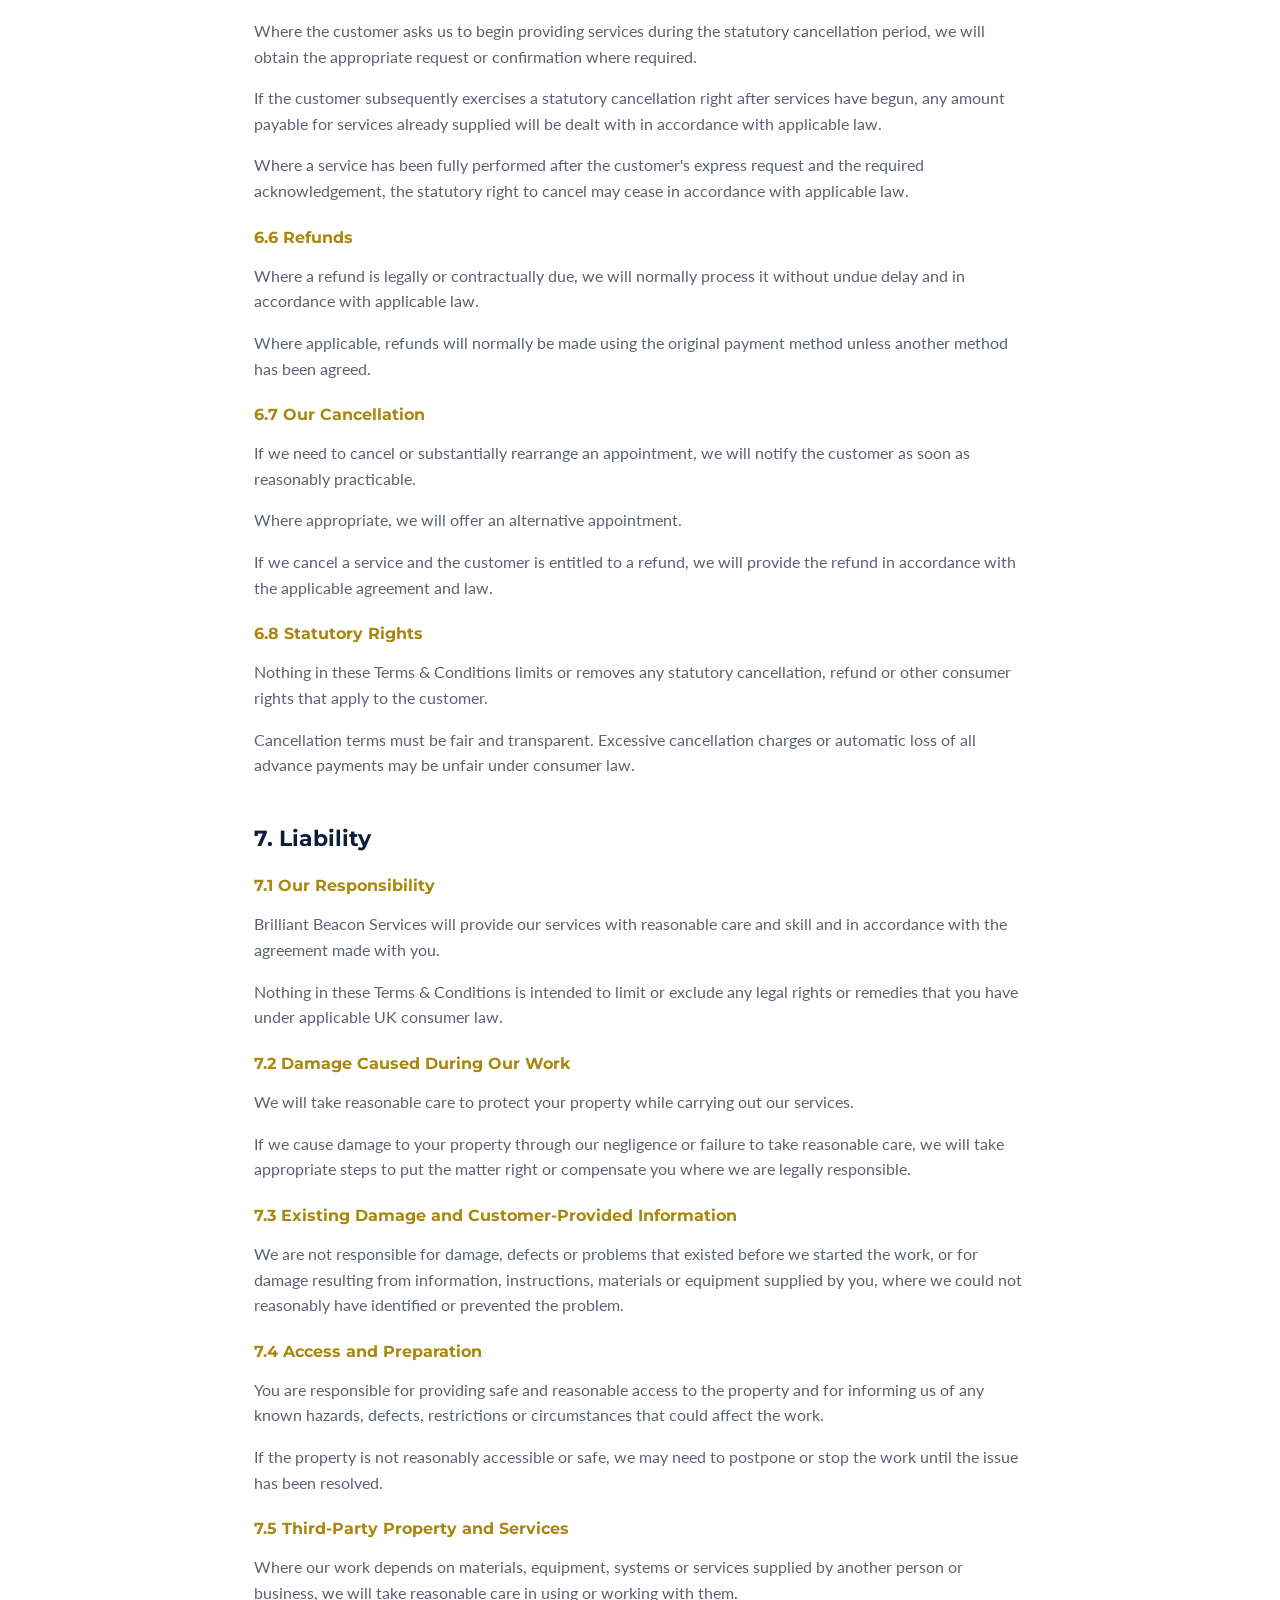
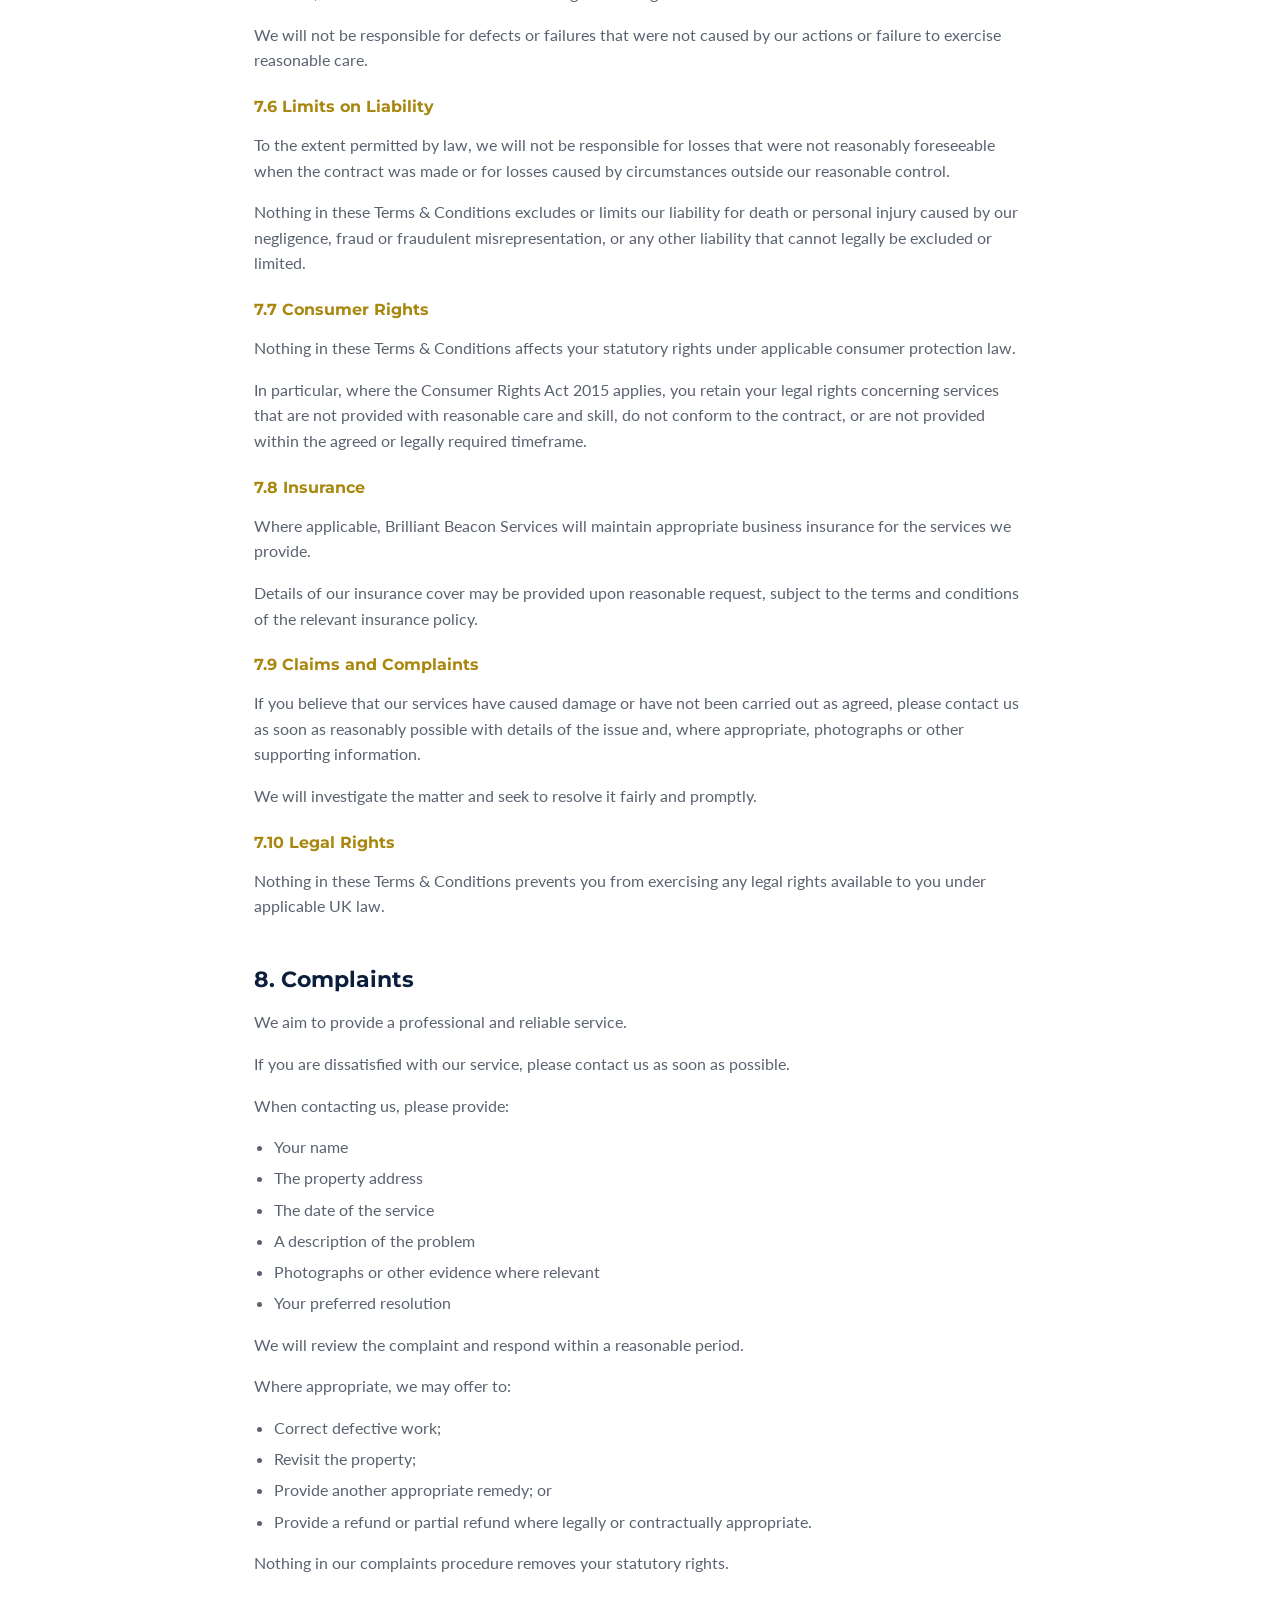
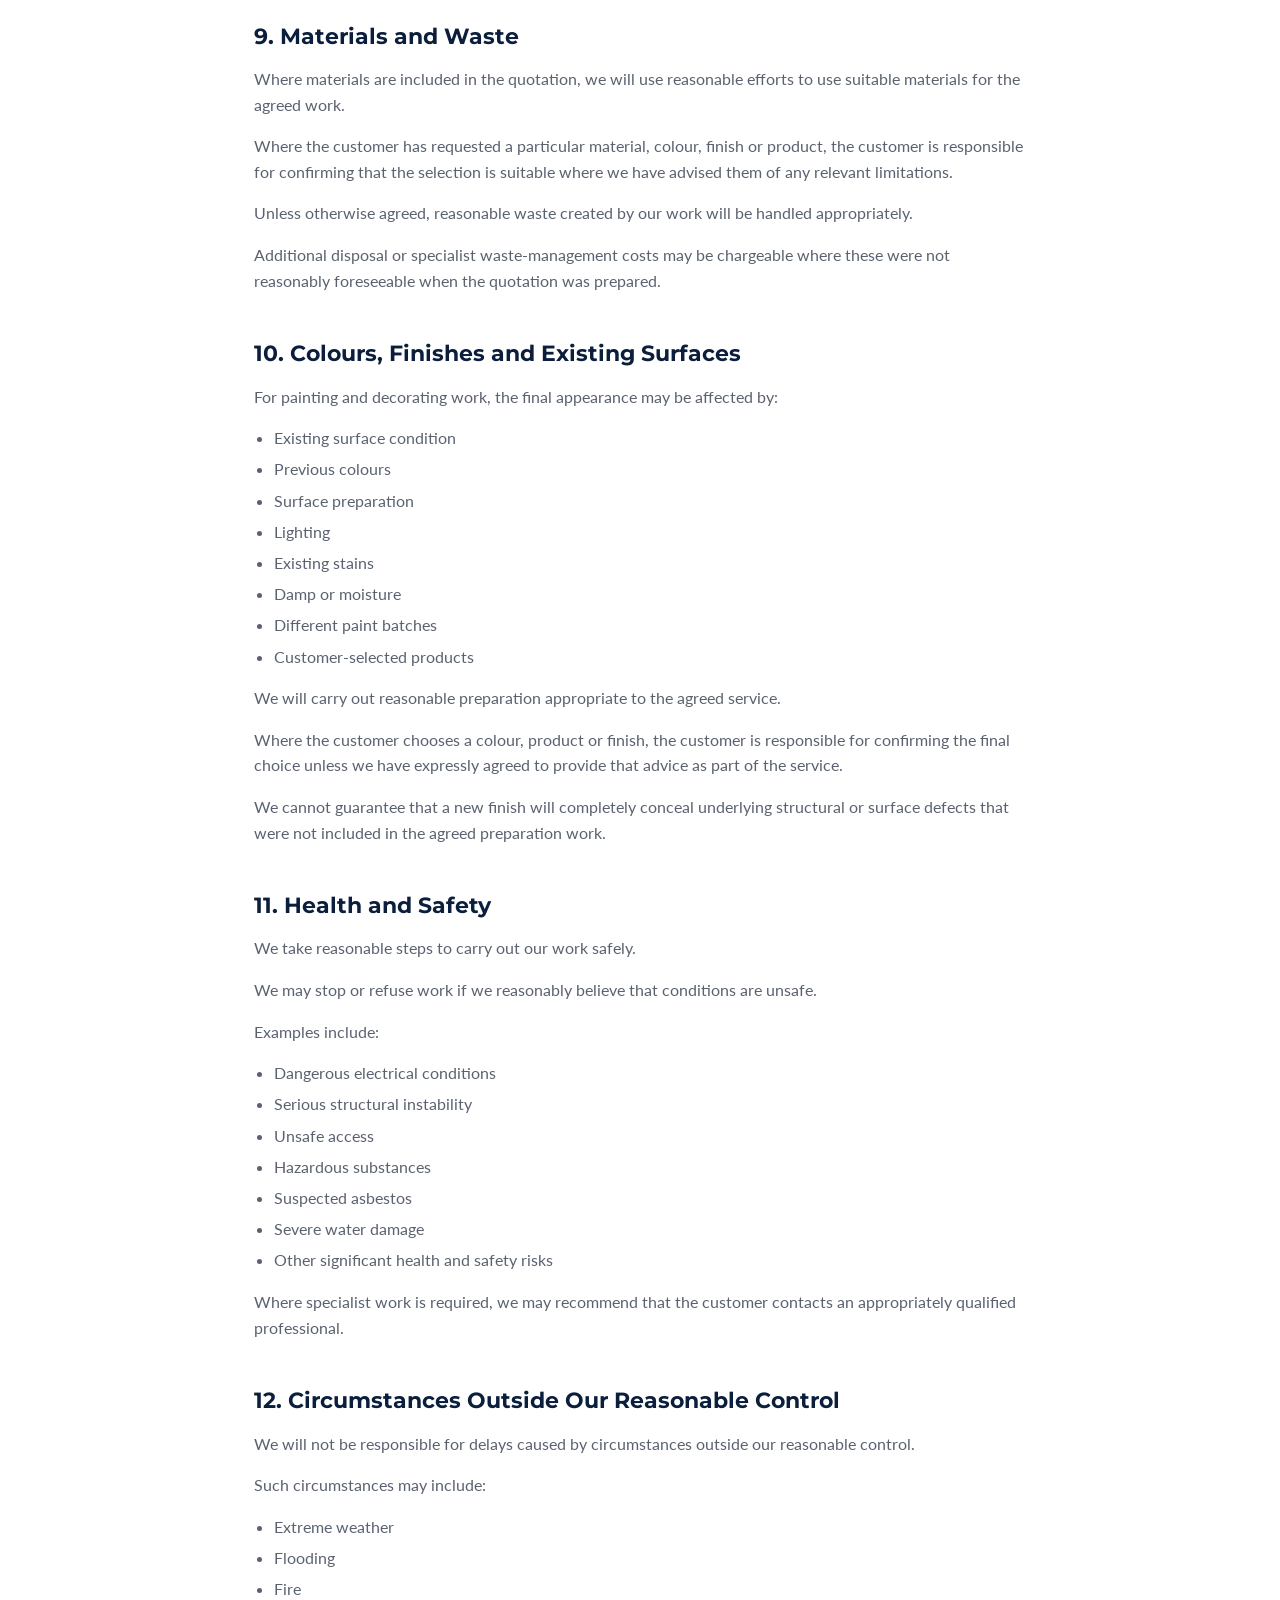
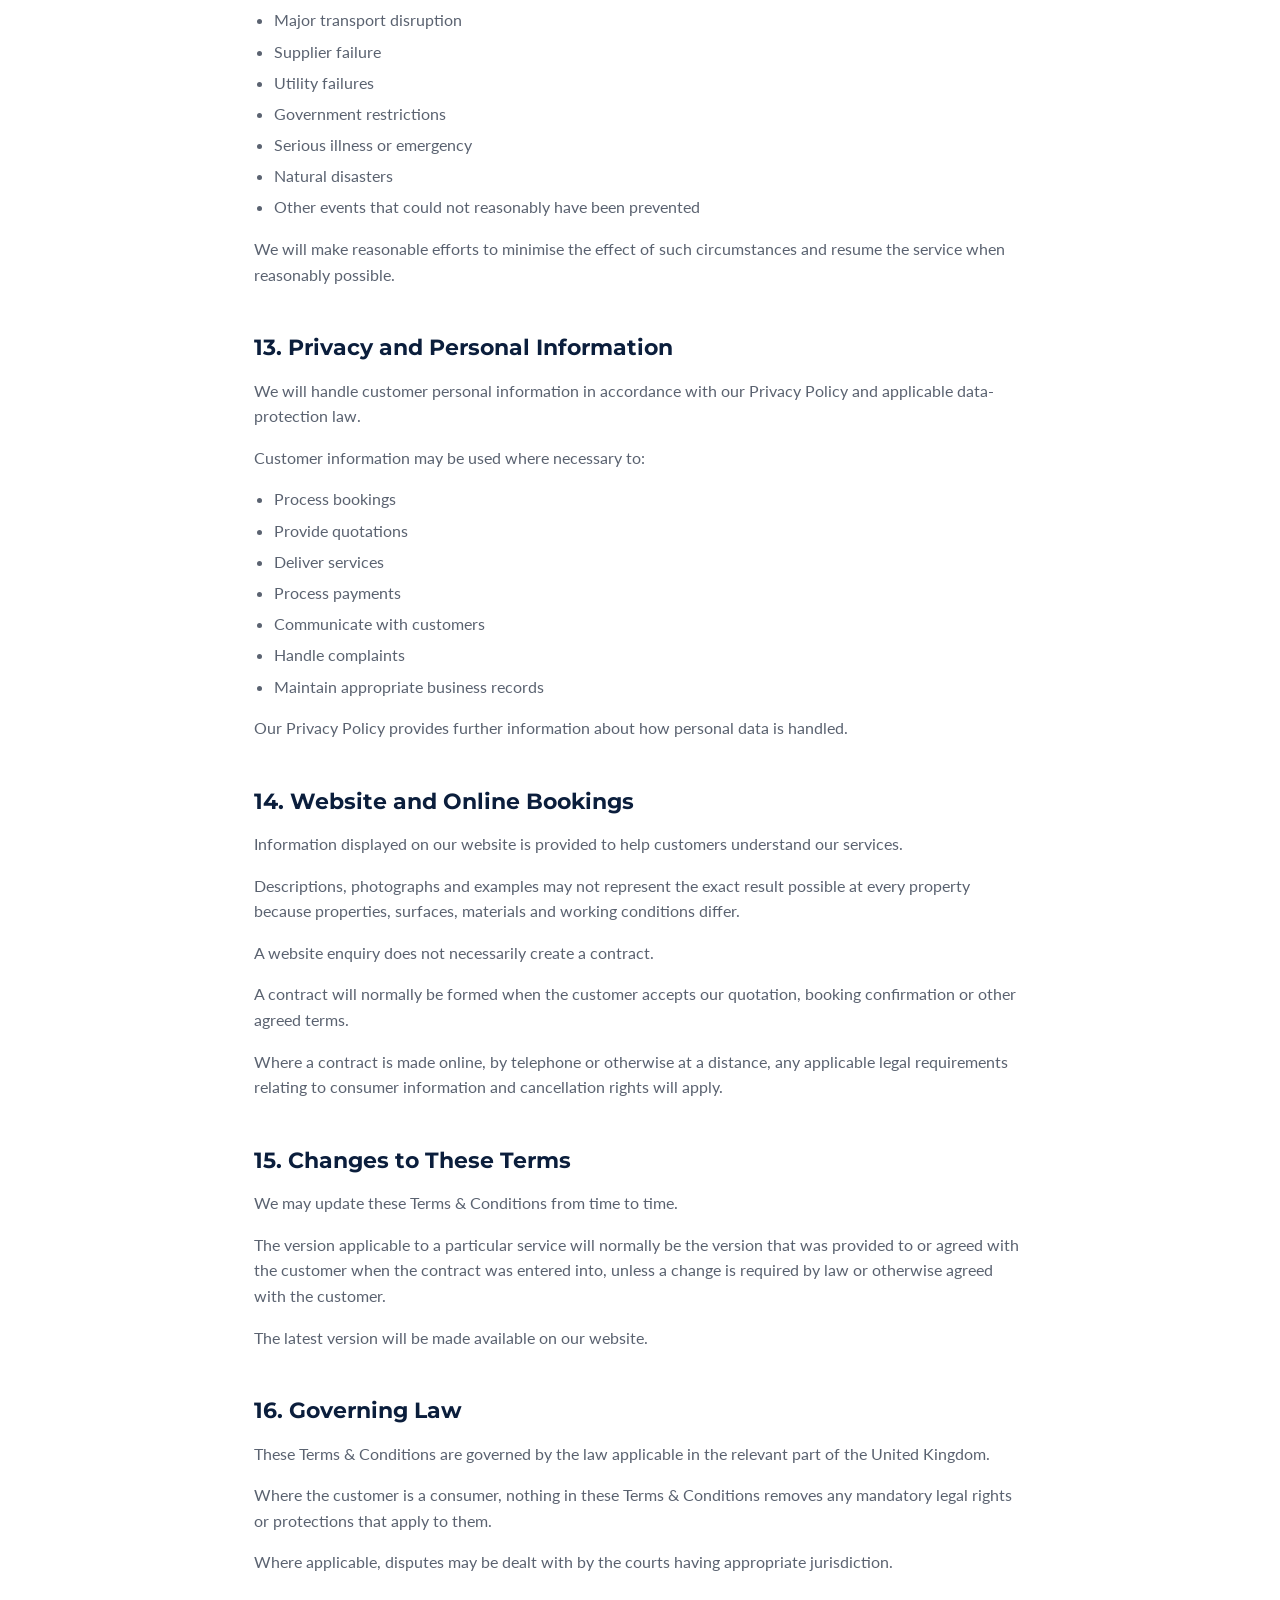
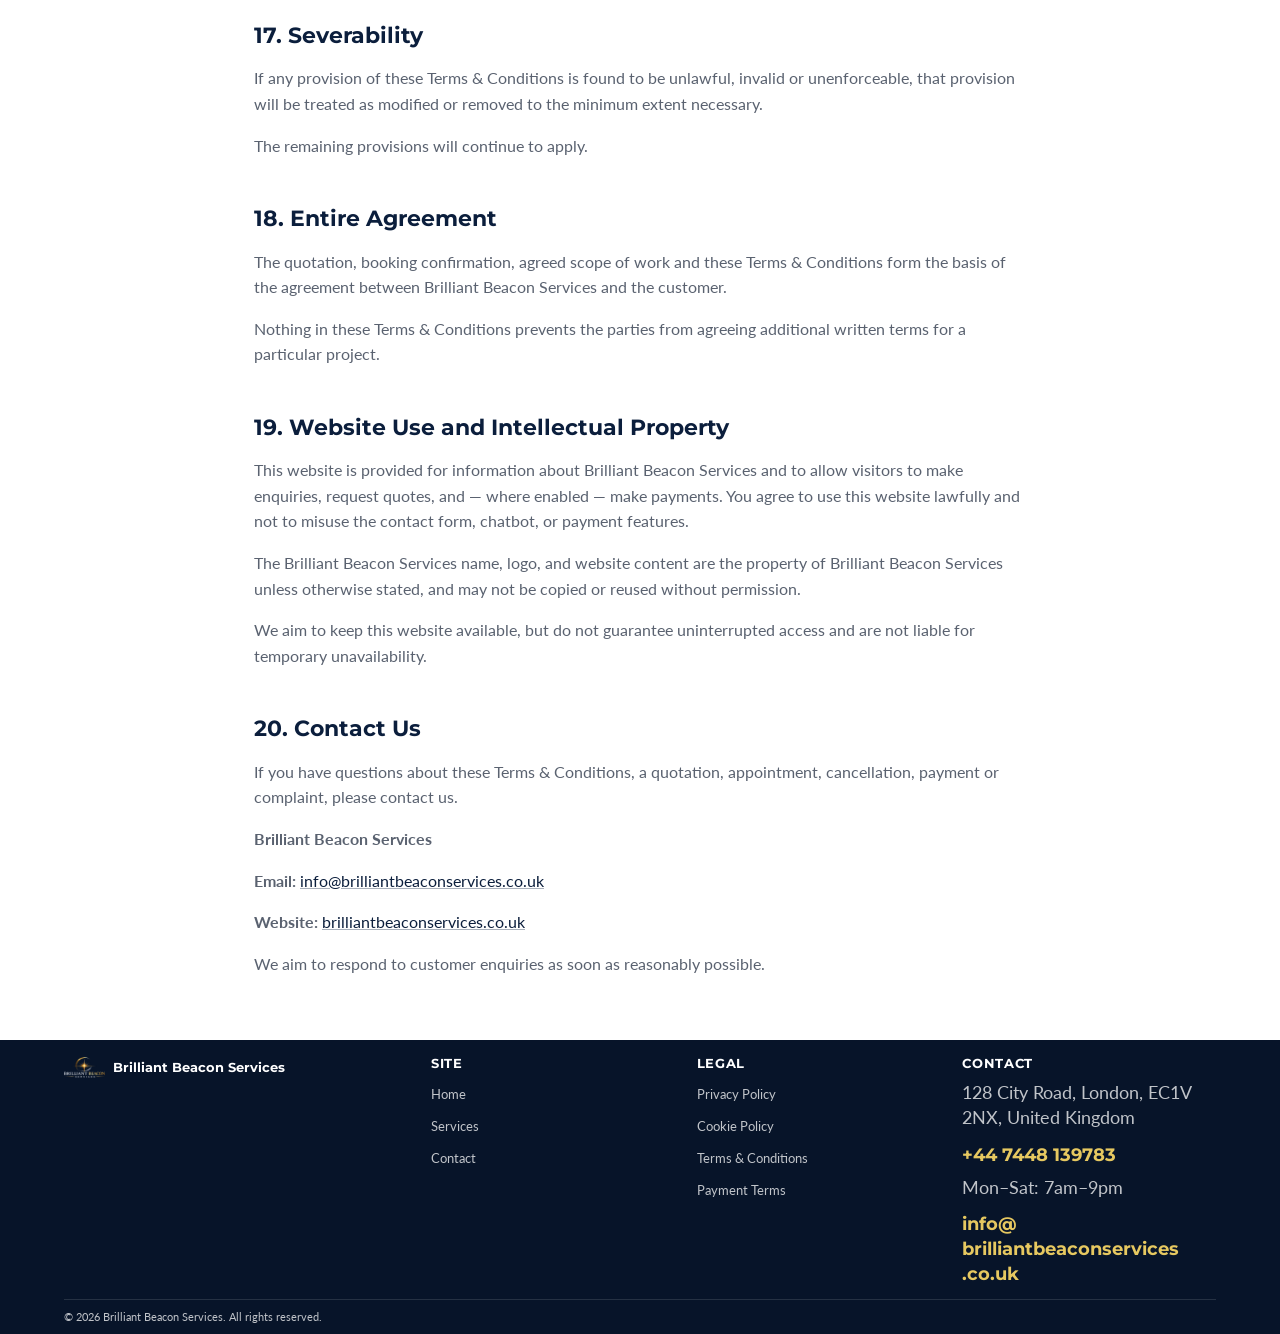
<file: terms.html>
<!DOCTYPE html>
<html lang="en-GB">
<head>
<meta charset="UTF-8">
<meta name="viewport" content="width=device-width, initial-scale=1.0, viewport-fit=cover">
<title>Terms &amp; Conditions | Brilliant Beacon Services</title>
<meta name="description" content="Terms and Conditions for booking and using services from Brilliant Beacon Services, including quotations, appointments, payment, cancellation and liability.">
<link rel="canonical" href="https://brilliantbeaconservices.co.uk/terms.html">
<link rel="icon" href="/favicon.ico" sizes="any">
<link rel="icon" type="image/png" sizes="32x32" href="/images/logo/favicon-32.png">
<link rel="icon" type="image/png" sizes="16x16" href="/images/logo/favicon-16.png">
<link rel="apple-touch-icon" sizes="180x180" href="/images/logo/apple-touch-icon.png">
<link rel="manifest" href="/site.webmanifest">
<meta name="theme-color" content="#0b1e3c">
<meta name="apple-mobile-web-app-capable" content="yes">
<meta name="apple-mobile-web-app-status-bar-style" content="black-translucent">
<meta name="apple-mobile-web-app-title" content="Brilliant Beacon">

<!-- Fonts: Montserrat for headings/buttons, Lato for body text -->
<link rel="preconnect" href="https://fonts.googleapis.com">
<link rel="preconnect" href="https://fonts.gstatic.com" crossorigin>
<link href="https://fonts.googleapis.com/css2?family=Montserrat:wght@600;700&family=Lato:wght@400;700&display=swap" rel="stylesheet">

<link rel="stylesheet" href="css/style.css">
<link rel="stylesheet" href="css/responsive.css">
<!-- Plausible Analytics: cookie-free, no personal data collected, no consent banner required under UK PECR/GDPR. -->
<script defer data-domain="brilliantbeaconservices.co.uk" src="https://plausible.io/js/script.js"></script>
<!-- Cloudflare Web Analytics -->
<script type='module' src='https://static.cloudflareinsights.com/beacon.min.js' data-cf-beacon='{"token": "106e333c2b1341048448f47aedfb4e5a"}'></script>
<!-- End Cloudflare Web Analytics -->
</head>
<body>
<a class="skip-link" href="#main">Skip to main content</a>
<header class="site-header">
  <div class="container header-inner">
    <a class="brand" href="index.html">
      <img src="images/logo/brilliant-beacon-logo-header.png" alt="Brilliant Beacon Services logo">
      <span class="visually-hidden">Brilliant Beacon Services</span>
    </a>
    <a class="header-phone" href="tel:+447448139783" aria-label="Call Brilliant Beacon Services on +44 7448 139783"><span class="header-phone-icon" aria-hidden="true">📞</span><span class="header-phone-text">+44 7448 139783</span></a>
    <button class="nav-toggle" aria-expanded="false" aria-controls="main-nav" aria-label="Open menu">
      <span class="bar"></span><span class="bar"></span><span class="bar"></span>
    </button>
    <nav class="main-nav" id="main-nav" aria-label="Primary">
      <ul>
        <li><a href="index.html">Home</a></li>
        <li><a href="about.html">About</a></li>
        <li><a href="services.html">Services</a></li>
        <li><a href="faq.html">FAQ</a></li>
        <li><a href="contact.html">Contact</a></li>
      </ul>
      <div class="nav-cta">
        <a class="btn btn-secondary on-light btn-sm" href="payment.html">Make a Payment</a>
        <a class="btn btn-primary btn-sm" href="contact.html">Get a Quote</a>
      </div>
    </nav>
  </div>
  <div class="nav-backdrop"></div>
</header>
<main id="main">
  <header class="page-header"><div class="container"><h1>Terms &amp; Conditions</h1></div></header>
  <section>
    <div class="container legal-content" style="max-width: 820px;">
      <div class="legal-meta">
        <p><strong>Last updated:</strong> 1 October 2026</p>
      </div>
<!-- Terms & Conditions supplied by the business owner (18 September 2026). The source document's closing
     "Important Notice" said it is intended as a general business template and should be reviewed against
     the company's actual operations, insurance and payment arrangements before being relied on as final —
     kept here as a note for the business rather than shown to site visitors. -->
      <p>These Terms &amp; Conditions apply to services provided by <strong>Brilliant Beacon Services</strong>, including cleaning, painting and decorating, maintenance, repairs and other home-improvement services.</p>
      <p>By requesting or booking our services, you agree to these Terms &amp; Conditions.</p>
      <h2>1. About Us</h2>
      <p><strong>Brilliant Beacon Services</strong> provides property maintenance and home-improvement services, including:</p>
      <ul>
      <li>Cleaning services</li>
      <li>Painting and decorating</li>
      <li>General property maintenance</li>
      <li>Home repairs and fixing</li>
      <li>Minor improvement and maintenance work</li>
      <li>Other related services agreed with the customer</li>
      </ul>
      <p>These Terms &amp; Conditions form part of the agreement between Brilliant Beacon Services and the customer.</p>
      <p>Where a specific quotation, estimate or written agreement contains terms that are different from these Terms &amp; Conditions, the specific written agreement will apply to the extent of the difference.</p>
      <h2>2. Quotations, Estimates and Services</h2>
      <h3>2.1 Quotations</h3>
      <p>Where appropriate, we will provide the customer with a written quotation or estimate describing the proposed work and the expected price.</p>
      <p>A quotation may include:</p>
      <ul>
      <li>Description of the work</li>
      <li>Materials included</li>
      <li>Labour charges</li>
      <li>Estimated completion time</li>
      <li>Any additional agreed charges</li>
      <li>Payment requirements</li>
      </ul>
      <p>Unless otherwise stated, a quotation is based on the information available to us at the time it is prepared.</p>
      <h3>2.2 Additional Work</h3>
      <p>If additional work becomes necessary because of circumstances that could not reasonably have been identified before work began, we will explain the additional work and any additional cost to the customer before carrying it out where reasonably practicable.</p>
      <p>We will not knowingly carry out substantial additional chargeable work without the customer's agreement, except where immediate action is reasonably necessary to prevent further damage or protect safety.</p>
      <h3>2.3 Changes to the Work</h3>
      <p>The customer may request changes to the agreed work.</p>
      <p>We will inform the customer if a requested change affects:</p>
      <ul>
      <li>The price</li>
      <li>Materials</li>
      <li>The estimated completion date</li>
      <li>The scope of the work</li>
      </ul>
      <p>Additional work will normally only be carried out once the customer has agreed to the revised arrangement.</p>
      <h3>2.4 Estimates</h3>
      <p>Where a price is described as an estimate rather than a fixed quotation, the final price may vary where the actual work or materials reasonably required differ from those originally anticipated.</p>
      <h2>3. Appointments, Access and Completion</h2>
      <h3>3.1 Appointments</h3>
      <p>We will agree an appointment date and, where possible, an estimated arrival time with the customer.</p>
      <p>Appointment times are estimates unless we have expressly agreed a fixed time in writing.</p>
      <p>We will make reasonable efforts to arrive and complete the work within the agreed timeframe.</p>
      <h3>3.2 Delays</h3>
      <p>Sometimes circumstances outside our reasonable control may cause a delay.</p>
      <p>These may include:</p>
      <ul>
      <li>Severe weather</li>
      <li>Traffic or transport disruption</li>
      <li>Emergency situations</li>
      <li>Supplier delays</li>
      <li>Unexpected property conditions</li>
      <li>Unsafe working conditions</li>
      <li>Access problems</li>
      <li>Events outside our reasonable control</li>
      </ul>
      <p>If a significant delay occurs, we will inform the customer as soon as reasonably practicable.</p>
      <h3>3.3 Customer Access</h3>
      <p>The customer must provide reasonable and safe access to the property at the agreed time.</p>
      <p>The customer should tell us before work begins about any known:</p>
      <ul>
      <li>Hazards</li>
      <li>Structural problems</li>
      <li>Water leaks</li>
      <li>Electrical problems</li>
      <li>Asbestos or suspected asbestos</li>
      <li>Dangerous materials</li>
      <li>Security issues</li>
      <li>Restrictions on access</li>
      <li>Other circumstances that could affect the work</li>
      </ul>
      <h3>3.4 Unsafe Conditions</h3>
      <p>We may postpone, refuse or stop work where we reasonably believe that continuing would create an unacceptable health, safety or property risk.</p>
      <p>Where reasonably possible, we will explain the reason to the customer and discuss an alternative arrangement.</p>
      <h3>3.5 Completion</h3>
      <p>We will make reasonable efforts to complete the agreed work within the estimated timeframe.</p>
      <p>Where completion depends on circumstances outside our reasonable control, the completion date may need to change.</p>
      <h2>4. Customer Responsibilities</h2>
      <p>The customer agrees to:</p>
      <ol>
      <li>Provide accurate information about the property and requested work.</li>
      <li>Provide reasonable access to the areas where work is required.</li>
      <li>Remove or secure valuable, fragile or personal items where reasonably necessary.</li>
      <li>Inform us of known hazards or defects.</li>
      <li>Provide agreed utilities, such as reasonable access to electricity and water where required for the work.</li>
      <li>Obtain any permission that is the customer's responsibility, including landlord or property-management permission where applicable.</li>
      <li>Ensure that instructions given to us are accurate and lawful.</li>
      <li>Pay invoices and agreed charges in accordance with these Terms &amp; Conditions.</li>
      </ol>
      <h3>4.1 Customer-Supplied Materials</h3>
      <p>Where the customer supplies materials, equipment or products for us to use, the customer is responsible for ensuring that they are suitable for the intended purpose unless we have expressly agreed otherwise.</p>
      <p>We will take reasonable care when using customer-supplied materials.</p>
      <p>We are not responsible for defects or failures caused by unsuitable or defective materials supplied by the customer.</p>
      <h3>4.2 Existing Damage</h3>
      <p>The customer should inform us of existing damage, defects or weaknesses that could affect the work.</p>
      <p>We are not responsible for damage that existed before our work began or for problems caused by pre-existing defects, except where the law provides otherwise or the damage was caused by our negligence.</p>
      <h2>5. Payment Terms</h2>
      <h3>5.1 Prices</h3>
      <p>The price for the agreed services will normally be stated in the quotation, estimate, booking confirmation or invoice.</p>
      <p>Where VAT is applicable, the applicable VAT will be included or clearly identified in the price information provided to the customer.</p>
      <h3>5.2 Payment</h3>
      <p>Payment must be made using the payment method agreed with the customer.</p>
      <p>Depending on the service, payment may be made by methods such as:</p>
      <ul>
      <li>Card payment (Visa, Mastercard, American Express)</li>
      <li>Apple Pay and Google Pay</li>
      <li>Bank transfer and Pay by Bank</li>
      <li>PayPal (coming soon)</li>
      <li>Other payment methods made available by Brilliant Beacon Services</li>
      </ul>
      <h3>5.3 Deposits and Advance Payments</h3>
      <p>Where a deposit or advance payment is required, the amount and payment deadline will be communicated to the customer before the payment is taken.</p>
      <p>Any deposit or advance payment will be treated in accordance with the applicable agreement and UK consumer law.</p>
      <p>We will not describe a payment as automatically non-refundable where applicable consumer law gives the customer a right to a refund.</p>
      <h3>5.4 Invoices</h3>
      <p>Where an invoice is issued, it will state the amount payable and the payment deadline.</p>
      <p>The customer should contact us promptly if they believe an invoice contains an error.</p>
      <h3>5.5 Late Payment</h3>
      <p>Where payment is overdue, we may contact the customer to request payment.</p>
      <p>Where legally permitted, we may seek reasonable costs associated with recovering an overdue payment.</p>
      <p>Nothing in this section gives Brilliant Beacon Services a right to impose charges that are prohibited by law or unfair under consumer-protection legislation.</p>
      <h2>6. Cancellation and Refunds</h2>
      <h3>6.1 Customer Cancellation</h3>
      <p>Customers should contact Brilliant Beacon Services as soon as possible if they need to cancel or rearrange an appointment.</p>
      <p>Where the customer cancels sufficiently in advance, we will normally seek to rearrange the appointment or provide any refund that is due under the agreement and applicable law.</p>
      <h3>6.2 Late Cancellation</h3>
      <p>Where a customer cancels shortly before an appointment, we may incur costs or lose an opportunity to undertake other work.</p>
      <p>Where permitted by law, we may retain or charge a reasonable amount that reflects the loss or costs directly caused by the cancellation.</p>
      <p>Any cancellation charge will be proportionate and will not be intended to operate as an unfair penalty.</p>
      <h3>6.3 Deposits</h3>
      <p>Where a deposit has been paid, whether any amount is retained following cancellation will depend on:</p>
      <ul>
      <li>The terms agreed with the customer;</li>
      <li>Work already carried out;</li>
      <li>Materials or other costs reasonably incurred;</li>
      <li>The timing and circumstances of the cancellation; and</li>
      <li>Applicable consumer law.</li>
      </ul>
      <p>We will not automatically retain the entire deposit where doing so would be unfair or contrary to the customer's legal rights.</p>
      <h3>6.4 Work Already Started</h3>
      <p>If a customer cancels after work has started, the customer may be required to pay for services already provided and reasonable costs that we are legally entitled to recover.</p>
      <p>Any refund due will be calculated taking into account payments already made and any lawful amount due for work or costs already incurred.</p>
      <h3>6.5 14-Day Consumer Cancellation Rights</h3>
      <p>Where the Consumer Contracts (Information, Cancellation and Additional Charges) Regulations 2013 apply, a consumer may have a statutory right to cancel a distance or off-premises service contract within 14 days without giving a reason.</p>
      <p>Where the customer asks us to begin providing services during the statutory cancellation period, we will obtain the appropriate request or confirmation where required.</p>
      <p>If the customer subsequently exercises a statutory cancellation right after services have begun, any amount payable for services already supplied will be dealt with in accordance with applicable law.</p>
      <p>Where a service has been fully performed after the customer's express request and the required acknowledgement, the statutory right to cancel may cease in accordance with applicable law.</p>
      <h3>6.6 Refunds</h3>
      <p>Where a refund is legally or contractually due, we will normally process it without undue delay and in accordance with applicable law.</p>
      <p>Where applicable, refunds will normally be made using the original payment method unless another method has been agreed.</p>
      <h3>6.7 Our Cancellation</h3>
      <p>If we need to cancel or substantially rearrange an appointment, we will notify the customer as soon as reasonably practicable.</p>
      <p>Where appropriate, we will offer an alternative appointment.</p>
      <p>If we cancel a service and the customer is entitled to a refund, we will provide the refund in accordance with the applicable agreement and law.</p>
      <h3>6.8 Statutory Rights</h3>
      <p>Nothing in these Terms &amp; Conditions limits or removes any statutory cancellation, refund or other consumer rights that apply to the customer.</p>
      <p>Cancellation terms must be fair and transparent. Excessive cancellation charges or automatic loss of all advance payments may be unfair under consumer law.</p>
      <h2>7. Liability</h2>
      <h3>7.1 Our Responsibility</h3>
      <p>Brilliant Beacon Services will provide our services with reasonable care and skill and in accordance with the agreement made with you.</p>
      <p>Nothing in these Terms &amp; Conditions is intended to limit or exclude any legal rights or remedies that you have under applicable UK consumer law.</p>
      <h3>7.2 Damage Caused During Our Work</h3>
      <p>We will take reasonable care to protect your property while carrying out our services.</p>
      <p>If we cause damage to your property through our negligence or failure to take reasonable care, we will take appropriate steps to put the matter right or compensate you where we are legally responsible.</p>
      <h3>7.3 Existing Damage and Customer-Provided Information</h3>
      <p>We are not responsible for damage, defects or problems that existed before we started the work, or for damage resulting from information, instructions, materials or equipment supplied by you, where we could not reasonably have identified or prevented the problem.</p>
      <h3>7.4 Access and Preparation</h3>
      <p>You are responsible for providing safe and reasonable access to the property and for informing us of any known hazards, defects, restrictions or circumstances that could affect the work.</p>
      <p>If the property is not reasonably accessible or safe, we may need to postpone or stop the work until the issue has been resolved.</p>
      <h3>7.5 Third-Party Property and Services</h3>
      <p>Where our work depends on materials, equipment, systems or services supplied by another person or business, we will take reasonable care in using or working with them.</p>
      <p>We will not be responsible for defects or failures that were not caused by our actions or failure to exercise reasonable care.</p>
      <h3>7.6 Limits on Liability</h3>
      <p>To the extent permitted by law, we will not be responsible for losses that were not reasonably foreseeable when the contract was made or for losses caused by circumstances outside our reasonable control.</p>
      <p>Nothing in these Terms &amp; Conditions excludes or limits our liability for death or personal injury caused by our negligence, fraud or fraudulent misrepresentation, or any other liability that cannot legally be excluded or limited.</p>
      <h3>7.7 Consumer Rights</h3>
      <p>Nothing in these Terms &amp; Conditions affects your statutory rights under applicable consumer protection law.</p>
      <p>In particular, where the Consumer Rights Act 2015 applies, you retain your legal rights concerning services that are not provided with reasonable care and skill, do not conform to the contract, or are not provided within the agreed or legally required timeframe.</p>
      <h3>7.8 Insurance</h3>
      <p>Where applicable, Brilliant Beacon Services will maintain appropriate business insurance for the services we provide.</p>
      <p>Details of our insurance cover may be provided upon reasonable request, subject to the terms and conditions of the relevant insurance policy.</p>
      <h3>7.9 Claims and Complaints</h3>
      <p>If you believe that our services have caused damage or have not been carried out as agreed, please contact us as soon as reasonably possible with details of the issue and, where appropriate, photographs or other supporting information.</p>
      <p>We will investigate the matter and seek to resolve it fairly and promptly.</p>
      <h3>7.10 Legal Rights</h3>
      <p>Nothing in these Terms &amp; Conditions prevents you from exercising any legal rights available to you under applicable UK law.</p>
      <h2>8. Complaints</h2>
      <p>We aim to provide a professional and reliable service.</p>
      <p>If you are dissatisfied with our service, please contact us as soon as possible.</p>
      <p>When contacting us, please provide:</p>
      <ul>
      <li>Your name</li>
      <li>The property address</li>
      <li>The date of the service</li>
      <li>A description of the problem</li>
      <li>Photographs or other evidence where relevant</li>
      <li>Your preferred resolution</li>
      </ul>
      <p>We will review the complaint and respond within a reasonable period.</p>
      <p>Where appropriate, we may offer to:</p>
      <ul>
      <li>Correct defective work;</li>
      <li>Revisit the property;</li>
      <li>Provide another appropriate remedy; or</li>
      <li>Provide a refund or partial refund where legally or contractually appropriate.</li>
      </ul>
      <p>Nothing in our complaints procedure removes your statutory rights.</p>
      <h2>9. Materials and Waste</h2>
      <p>Where materials are included in the quotation, we will use reasonable efforts to use suitable materials for the agreed work.</p>
      <p>Where the customer has requested a particular material, colour, finish or product, the customer is responsible for confirming that the selection is suitable where we have advised them of any relevant limitations.</p>
      <p>Unless otherwise agreed, reasonable waste created by our work will be handled appropriately.</p>
      <p>Additional disposal or specialist waste-management costs may be chargeable where these were not reasonably foreseeable when the quotation was prepared.</p>
      <h2>10. Colours, Finishes and Existing Surfaces</h2>
      <p>For painting and decorating work, the final appearance may be affected by:</p>
      <ul>
      <li>Existing surface condition</li>
      <li>Previous colours</li>
      <li>Surface preparation</li>
      <li>Lighting</li>
      <li>Existing stains</li>
      <li>Damp or moisture</li>
      <li>Different paint batches</li>
      <li>Customer-selected products</li>
      </ul>
      <p>We will carry out reasonable preparation appropriate to the agreed service.</p>
      <p>Where the customer chooses a colour, product or finish, the customer is responsible for confirming the final choice unless we have expressly agreed to provide that advice as part of the service.</p>
      <p>We cannot guarantee that a new finish will completely conceal underlying structural or surface defects that were not included in the agreed preparation work.</p>
      <h2>11. Health and Safety</h2>
      <p>We take reasonable steps to carry out our work safely.</p>
      <p>We may stop or refuse work if we reasonably believe that conditions are unsafe.</p>
      <p>Examples include:</p>
      <ul>
      <li>Dangerous electrical conditions</li>
      <li>Serious structural instability</li>
      <li>Unsafe access</li>
      <li>Hazardous substances</li>
      <li>Suspected asbestos</li>
      <li>Severe water damage</li>
      <li>Other significant health and safety risks</li>
      </ul>
      <p>Where specialist work is required, we may recommend that the customer contacts an appropriately qualified professional.</p>
      <h2>12. Circumstances Outside Our Reasonable Control</h2>
      <p>We will not be responsible for delays caused by circumstances outside our reasonable control.</p>
      <p>Such circumstances may include:</p>
      <ul>
      <li>Extreme weather</li>
      <li>Flooding</li>
      <li>Fire</li>
      <li>Major transport disruption</li>
      <li>Supplier failure</li>
      <li>Utility failures</li>
      <li>Government restrictions</li>
      <li>Serious illness or emergency</li>
      <li>Natural disasters</li>
      <li>Other events that could not reasonably have been prevented</li>
      </ul>
      <p>We will make reasonable efforts to minimise the effect of such circumstances and resume the service when reasonably possible.</p>
      <h2>13. Privacy and Personal Information</h2>
      <p>We will handle customer personal information in accordance with our Privacy Policy and applicable data-protection law.</p>
      <p>Customer information may be used where necessary to:</p>
      <ul>
      <li>Process bookings</li>
      <li>Provide quotations</li>
      <li>Deliver services</li>
      <li>Process payments</li>
      <li>Communicate with customers</li>
      <li>Handle complaints</li>
      <li>Maintain appropriate business records</li>
      </ul>
      <p>Our Privacy Policy provides further information about how personal data is handled.</p>
      <h2>14. Website and Online Bookings</h2>
      <p>Information displayed on our website is provided to help customers understand our services.</p>
      <p>Descriptions, photographs and examples may not represent the exact result possible at every property because properties, surfaces, materials and working conditions differ.</p>
      <p>A website enquiry does not necessarily create a contract.</p>
      <p>A contract will normally be formed when the customer accepts our quotation, booking confirmation or other agreed terms.</p>
      <p>Where a contract is made online, by telephone or otherwise at a distance, any applicable legal requirements relating to consumer information and cancellation rights will apply.</p>
      <h2>15. Changes to These Terms</h2>
      <p>We may update these Terms &amp; Conditions from time to time.</p>
      <p>The version applicable to a particular service will normally be the version that was provided to or agreed with the customer when the contract was entered into, unless a change is required by law or otherwise agreed with the customer.</p>
      <p>The latest version will be made available on our website.</p>
      <h2>16. Governing Law</h2>
      <p>These Terms &amp; Conditions are governed by the law applicable in the relevant part of the United Kingdom.</p>
      <p>Where the customer is a consumer, nothing in these Terms &amp; Conditions removes any mandatory legal rights or protections that apply to them.</p>
      <p>Where applicable, disputes may be dealt with by the courts having appropriate jurisdiction.</p>
      <h2>17. Severability</h2>
      <p>If any provision of these Terms &amp; Conditions is found to be unlawful, invalid or unenforceable, that provision will be treated as modified or removed to the minimum extent necessary.</p>
      <p>The remaining provisions will continue to apply.</p>
      <h2>18. Entire Agreement</h2>
      <p>The quotation, booking confirmation, agreed scope of work and these Terms &amp; Conditions form the basis of the agreement between Brilliant Beacon Services and the customer.</p>
      <p>Nothing in these Terms &amp; Conditions prevents the parties from agreeing additional written terms for a particular project.</p>
      <h2>19. Website Use and Intellectual Property</h2>
      <p>This website is provided for information about Brilliant Beacon Services and to allow visitors to make enquiries, request quotes, and — where enabled — make payments. You agree to use this website lawfully and not to misuse the contact form, chatbot, or payment features.</p>
      <p>The Brilliant Beacon Services name, logo, and website content are the property of Brilliant Beacon Services unless otherwise stated, and may not be copied or reused without permission.</p>
      <p>We aim to keep this website available, but do not guarantee uninterrupted access and are not liable for temporary unavailability.</p>
      <h2>20. Contact Us</h2>
      <p>If you have questions about these Terms &amp; Conditions, a quotation, appointment, cancellation, payment or complaint, please contact us.</p>
      <p><strong>Brilliant Beacon Services</strong></p>
      <p><strong>Email:</strong> <a href="mailto:info@brilliantbeaconservices.co.uk">info@brilliantbeaconservices.co.uk</a></p>
      <p><strong>Website:</strong> <a href="index.html">brilliantbeaconservices.co.uk</a></p>
      <p>We aim to respond to customer enquiries as soon as reasonably possible.</p>
    </div>
  </section>
</main>
<footer class="site-footer">
  <div class="container">
    <div class="footer-grid">
      <div><div class="footer-brand"><img src="images/logo/brilliant-beacon-logo-header.png" alt="Brilliant Beacon Services logo"><span>Brilliant Beacon Services</span></div></div>
      <div><h4>Site</h4><ul><li><a href="index.html">Home</a></li><li><a href="services.html">Services</a></li><li><a href="contact.html">Contact</a></li></ul></div>
      <div><h4>Legal</h4><ul><li><a href="privacy.html">Privacy Policy</a></li><li><a href="cookies.html">Cookie Policy</a></li><li><a href="terms.html">Terms &amp; Conditions</a></li><li><a href="payment-terms.html">Payment Terms</a></li></ul></div>
      <div><h4>Contact</h4><ul><li class="footer-contact-text">128 City Road, London, EC1V 2NX, United Kingdom</li><li><a href="tel:+447448139783" class="footer-contact-highlight">+44 7448 139783</a></li><li class="footer-contact-text">Mon–Sat: 7am–9pm</li><li><a href="mailto:info@brilliantbeaconservices.co.uk" class="footer-contact-highlight">info@<wbr>brilliantbeaconservices<wbr>.co.uk</a></li></ul></div>
    </div>
    <div class="footer-bottom"><span>&copy; <span id="year"></span> Brilliant Beacon Services. All rights reserved.</span></div>
  </div>
</footer>
<script src="js/navigation.js" defer></script>
<script src="js/main.js" defer></script>
</body>
</html>
</file>
<file: css/style.css>
/* ==========================================================================
   Brilliant Beacon Services — Design System & Base Styles
   Colour system derived from the supplied logo (navy + gold).
   Edit the variables below to restyle the entire site.
   ========================================================================== */

:root {
  /* ---- Brand colours (from logo) ---- */
  --color-primary: #0b1e3c;        /* deep navy — logo background */
  --color-primary-dark: #071429;   /* darker navy for hover/contrast */
  --color-primary-light: #16305c;  /* lighter navy for gradients/panels */
  --color-accent: #c9a227;         /* gold — logo emblem */
  --color-accent-dark: #a9870f;    /* darker gold for hover states */
  --color-accent-light: #e6c860;   /* lighter gold for highlights */

  /* ---- Neutral / text colours ---- */
  --color-text: #1a1e27;
  --color-text-muted: #5a6270;
  --color-text-inverse: #f5f6f8;
  --color-bg: #ffffff;
  --color-bg-alt: #f6f7f9;
  --color-bg-dark: var(--color-primary);
  --color-border: #e3e5ea;
  --color-border-dark: rgba(255, 255, 255, 0.14);

  /* ---- Feedback colours ---- */
  --color-success: #1f7a3d;
  --color-success-bg: #eaf6ee;
  --color-error: #b3261e;
  --color-error-bg: #fbeceb;

  /* ---- Typography ---- */
  --font-heading: "Montserrat", "Helvetica Neue", Arial, sans-serif;
  --font-body: "Lato", -apple-system, BlinkMacSystemFont, "Segoe UI", Roboto, Helvetica, Arial, sans-serif;
  --fs-xs: 0.8125rem;
  --fs-sm: 0.9375rem;
  --fs-base: 1rem;
  --fs-md: 1.125rem;
  --fs-lg: 1.375rem;
  --fs-xl: 1.75rem;
  --fs-2xl: 2.25rem;
  --fs-3xl: 3rem;
  --lh-tight: 1.2;
  --lh-normal: 1.6;

  /* ---- Spacing scale ---- */
  --space-1: 0.25rem;
  --space-2: 0.5rem;
  --space-3: 0.75rem;
  --space-4: 1rem;
  --space-5: 1.5rem;
  --space-6: 2rem;
  --space-7: 3rem;
  --space-8: 4rem;
  --space-9: 6rem;

  /* ---- Layout ---- */
  --container-max: 1200px;
  --radius-sm: 4px;
  --radius-md: 8px;
  --radius-lg: 14px;

  /* ---- Shadows ---- */
  --shadow-sm: 0 1px 3px rgba(11, 30, 60, 0.08);
  --shadow-md: 0 6px 20px rgba(11, 30, 60, 0.10);
  --shadow-lg: 0 18px 40px rgba(11, 30, 60, 0.16);

  /* ---- Motion ---- */
  --transition-fast: 150ms ease;
  --transition-base: 250ms ease;
}

/* ==========================================================================
   Reset & base
   ========================================================================== */

*, *::before, *::after { box-sizing: border-box; }

html { scroll-behavior: smooth; }

body {
  margin: 0;
  font-family: var(--font-body);
  font-size: var(--fs-base);
  line-height: var(--lh-normal);
  color: var(--color-text);
  background: var(--color-bg);
  -webkit-font-smoothing: antialiased;
}

img { max-width: 100%; display: block; }

a { color: var(--color-primary); text-decoration-color: rgba(11,30,60,0.35); }
a:hover { text-decoration-color: currentColor; }

h1, h2, h3, h4 {
  font-family: var(--font-heading);
  line-height: var(--lh-tight);
  margin: 0 0 var(--space-4);
  color: var(--color-primary);
  font-weight: 700;
}

h1 { font-size: var(--fs-3xl); }
h2 { font-size: var(--fs-2xl); }
h3 { font-size: var(--fs-lg); }
h4 { font-size: var(--fs-md); }

p { margin: 0 0 var(--space-4); color: var(--color-text); }
p:last-child { margin-bottom: 0; }

ul, ol { margin: 0 0 var(--space-4); padding-left: 1.25em; }

/* Visible, consistent focus states for accessibility */
a:focus-visible,
button:focus-visible,
input:focus-visible,
textarea:focus-visible,
select:focus-visible,
[tabindex]:focus-visible {
  outline: 3px solid var(--color-accent);
  outline-offset: 2px;
}

.skip-link {
  position: absolute;
  left: -9999px;
  top: 0;
  background: var(--color-primary);
  color: #fff;
  padding: var(--space-3) var(--space-5);
  z-index: 2000;
  border-radius: 0 0 var(--radius-sm) 0;
}
.skip-link:focus { left: 0; }

.visually-hidden {
  position: absolute !important;
  width: 1px; height: 1px;
  padding: 0; margin: -1px;
  overflow: hidden;
  clip: rect(0,0,0,0);
  white-space: nowrap; border: 0;
}

.container {
  width: 100%;
  max-width: var(--container-max);
  margin-inline: auto;
  padding-inline: var(--space-5);
}

section { padding-block: var(--space-8); }
.section-alt { background: var(--color-bg-alt); }
.section-dark {
  background: linear-gradient(160deg, var(--color-primary) 0%, var(--color-primary-dark) 100%);
  color: var(--color-text-inverse);
}
.section-dark h2, .section-dark h3 { color: #fff; }

.section-header {
  max-width: 680px;
  margin: 0 auto var(--space-7);
  text-align: center;
}
.section-header .eyebrow {
  display: inline-block;
  color: var(--color-accent-dark);
  font-weight: 700;
  letter-spacing: 0.08em;
  text-transform: uppercase;
  font-size: var(--fs-xs);
  margin-bottom: var(--space-2);
}
.section-header p { color: var(--color-text-muted); font-size: var(--fs-md); }

/* ==========================================================================
   Buttons
   ========================================================================== */

.btn {
  display: inline-flex;
  align-items: center;
  justify-content: center;
  gap: var(--space-2);
  padding: 0.85em 1.6em;
  font-family: var(--font-heading);
  font-size: var(--fs-sm);
  font-weight: 600;
  border-radius: var(--radius-sm);
  border: 2px solid transparent;
  cursor: pointer;
  text-decoration: none;
  transition: background var(--transition-fast), color var(--transition-fast), border-color var(--transition-fast), transform var(--transition-fast);
  line-height: 1;
}
.btn:hover { transform: translateY(-1px); }
.btn:active { transform: translateY(0); }

.btn-primary {
  background: var(--color-accent);
  border-color: var(--color-accent);
  color: var(--color-primary-dark);
}
.btn-primary:hover { background: var(--color-accent-dark); border-color: var(--color-accent-dark); color: #fff; }

.btn-secondary {
  background: transparent;
  border-color: currentColor;
  color: inherit;
}
.btn-secondary:hover { background: rgba(255,255,255,0.12); }

.section:not(.section-dark) .btn-secondary,
body .btn-secondary.on-light {
  border-color: var(--color-primary);
  color: var(--color-primary);
}
body .btn-secondary.on-light:hover { background: var(--color-primary); color: #fff; }

.btn-block { width: 100%; }
.btn-sm { padding: 0.55em 1.1em; font-size: var(--fs-xs); }

/* ==========================================================================
   Header & Navigation
   ========================================================================== */

.site-header {
  position: sticky;
  top: 0;
  z-index: 900;
  background: var(--color-primary);
  border-bottom: 1px solid rgba(255,255,255,0.12);
}

.header-inner {
  display: flex;
  align-items: center;
  justify-content: flex-start;
  gap: var(--space-4);
  padding-block: var(--space-3);
}

.brand {
  display: flex;
  align-items: center;
  gap: var(--space-3);
  text-decoration: none;
  color: #fff;
  font-family: var(--font-heading);
  font-weight: 700;
  font-size: var(--fs-md);
}
.brand img { height: 48px; width: auto; display: block; }

/* Header phone: sits to the right of the logo, grouped with nav/hamburger on the far right */
.header-phone {
  display: flex;
  align-items: center;
  gap: var(--space-2);
  margin-left: auto;
  color: var(--color-accent-light);
  text-decoration: none;
  font-family: var(--font-heading);
  font-weight: 700;
  font-size: var(--fs-sm);
  white-space: nowrap;
  padding: var(--space-2) var(--space-3);
  border: 1.5px solid rgba(255,255,255,0.3);
  border-radius: 999px;
  transition: border-color var(--transition-fast), color var(--transition-fast), background var(--transition-fast);
}
.header-phone:hover {
  border-color: var(--color-accent);
  color: #fff;
  background: rgba(255,255,255,0.08);
}
.header-phone-icon { font-size: 1rem; line-height: 1; }

.main-nav {
  display: flex;
  align-items: center;
}

.main-nav ul {
  display: flex;
  align-items: center;
  gap: var(--space-6);
  list-style: none;
  margin: 0;
  padding: 0;
  flex-wrap: nowrap;
}
.main-nav a {
  color: rgba(255,255,255,0.85);
  text-decoration: none;
  font-weight: 600;
  font-size: var(--fs-sm);
  padding: var(--space-2) 0;
  border-bottom: 2px solid transparent;
}
.main-nav a:hover,
.main-nav a[aria-current="page"] {
  color: #fff;
  border-bottom-color: var(--color-accent);
}

.nav-cta {
  display: flex;
  align-items: center;
  gap: var(--space-5);
  padding-left: var(--space-5);
  margin-left: var(--space-2);
  border-left: 1px solid rgba(255,255,255,0.25);
}
.nav-cta .btn-secondary.on-light {
  border-color: rgba(255,255,255,0.55);
  color: #fff;
}
.nav-cta .btn-secondary.on-light:hover {
  background: rgba(255,255,255,0.12);
  color: #fff;
}

.nav-toggle {
  display: none;
  background: none;
  border: 2px solid rgba(255,255,255,0.4);
  border-radius: var(--radius-sm);
  padding: var(--space-2) var(--space-3);
  cursor: pointer;
}
.nav-toggle .bar {
  display: block;
  width: 22px;
  height: 2px;
  background: #fff;
  margin: 4px 0;
  transition: transform var(--transition-fast), opacity var(--transition-fast);
}
.nav-toggle[aria-expanded="true"] .bar:nth-child(1) { transform: translateY(6px) rotate(45deg); }
.nav-toggle[aria-expanded="true"] .bar:nth-child(2) { opacity: 0; }
.nav-toggle[aria-expanded="true"] .bar:nth-child(3) { transform: translateY(-6px) rotate(-45deg); }

/* ==========================================================================
   Hero
   ========================================================================== */

.hero {
  position: relative;
  color: #fff;
  background: linear-gradient(160deg, var(--color-primary) 0%, var(--color-primary-dark) 100%);
  overflow: hidden;
}

/* Full-bleed hero: the slider fills the section as a background,
   with the headline/CTA overlaid on top of a dark scrim for legibility. */
.hero-fullbleed {
  min-height: 560px;
  display: flex;
  align-items: center;
}
.hero-fullbleed .hero-slider {
  position: absolute;
  inset: 0;
  z-index: 0;
}
.hero-fullbleed .hero-slides,
.hero-fullbleed .hero-slide,
.hero-fullbleed .hero-slide img {
  width: 100%;
  height: 100%;
}
.hero-fullbleed .hero-slide img { object-fit: cover; display: block; }
.hero-fullbleed .hero-slide figcaption { display: none; } /* service name is in the overlaid heading instead */
.hero-overlay {
  position: absolute;
  inset: 0;
  z-index: 1;
  background: linear-gradient(100deg, rgba(11,30,60,0.92) 0%, rgba(11,30,60,0.78) 38%, rgba(11,30,60,0.35) 68%, rgba(11,30,60,0.15) 100%);
}
.hero-content {
  position: relative;
  z-index: 2;
  padding-block: var(--space-9);
  max-width: 42rem;
}
/* Each hero slide carries its own headline/copy, swapped in sync with the
   background image so the write-up always matches what's on screen. */
.hero-text-slide {
  display: none;
}
.hero-text-slide.is-active {
  display: block;
  animation: hero-text-fade-in 0.5s ease;
}
@keyframes hero-text-fade-in {
  from { opacity: 0; transform: translateY(6px); }
  to { opacity: 1; transform: translateY(0); }
}
@media (prefers-reduced-motion: reduce) {
  .hero-text-slide.is-active { animation: none; }
}
.hero-fullbleed .hero-slider-btn,
.hero-fullbleed .hero-slider-counter,
.hero-fullbleed .hero-slider-dots { z-index: 3; }

.hero h1 { color: #fff; font-size: var(--fs-3xl); margin-bottom: var(--space-4); }
.hero p.lead { font-size: var(--fs-md); color: rgba(255,255,255,0.85); max-width: 42ch; margin-bottom: var(--space-6); }
.hero .hero-actions { display: flex; gap: var(--space-4); flex-wrap: wrap; }
.hero-media {
  border-radius: var(--radius-lg);
  overflow: hidden;
  box-shadow: var(--shadow-lg);
  aspect-ratio: 4 / 3;
}
.hero-media img { width: 100%; height: 100%; object-fit: cover; }

/* ---- Hero slider ---- */
.hero-slider { position: relative; }
.hero-slides { position: relative; width: 100%; height: 100%; }
.hero-slide {
  position: absolute;
  inset: 0;
  margin: 0;
  opacity: 0;
  visibility: hidden;
  transition: opacity var(--transition-slow, 0.5s ease);
}
.hero-slide.is-active { position: relative; opacity: 1; visibility: visible; }
.hero-slide img { width: 100%; height: 100%; object-fit: cover; display: block; }
.hero-slide figcaption {
  position: absolute;
  left: var(--space-4);
  bottom: var(--space-4);
  background: rgba(11,30,60,0.75);
  color: #fff;
  font-size: var(--fs-xs);
  font-weight: 700;
  letter-spacing: 0.04em;
  text-transform: uppercase;
  padding: var(--space-2) var(--space-4);
  border-radius: 999px;
}
.hero-slider-btn {
  position: absolute;
  top: 50%;
  transform: translateY(-50%);
  z-index: 5;
  width: 2.5rem;
  height: 2.5rem;
  border-radius: 50%;
  border: none;
  background: rgba(11,30,60,0.55);
  color: #fff;
  font-size: var(--fs-sm);
  cursor: pointer;
  display: flex;
  align-items: center;
  justify-content: center;
  transition: background var(--transition-base);
}
.hero-slider-btn:hover,
.hero-slider-btn:focus-visible { background: rgba(11,30,60,0.85); }
.hero-slider-btn.prev { left: var(--space-3); }
.hero-slider-btn.next { right: var(--space-3); }
.hero-slider-counter {
  position: absolute;
  top: var(--space-3);
  right: var(--space-3);
  z-index: 5;
  background: rgba(11,30,60,0.6);
  color: #fff;
  font-size: var(--fs-xs);
  font-weight: 700;
  padding: 0.3em 0.7em;
  border-radius: 999px;
}
.hero-slider-dots {
  position: absolute;
  bottom: var(--space-4);
  right: var(--space-4);
  z-index: 5;
  display: flex;
  gap: var(--space-2);
}
.hero-slider-dots .dot {
  width: 0.6rem;
  height: 0.6rem;
  border-radius: 50%;
  border: 1px solid rgba(255,255,255,0.8);
  background: rgba(255,255,255,0.25);
  padding: 0;
  cursor: pointer;
}
.hero-slider-dots .dot.is-active { background: var(--color-accent); border-color: var(--color-accent); }
.hero-badge {
  display: inline-flex;
  align-items: center;
  gap: var(--space-2);
  background: rgba(201, 162, 39, 0.16);
  border: 1px solid rgba(201, 162, 39, 0.4);
  color: var(--color-accent-light);
  padding: var(--space-2) var(--space-4);
  border-radius: 999px;
  font-size: var(--fs-xs);
  font-weight: 700;
  letter-spacing: 0.04em;
  text-transform: uppercase;
  margin-bottom: var(--space-5);
}

/* ==========================================================================
   Cards / Services
   ========================================================================== */

.grid { display: grid; gap: var(--space-6); }
.grid-3 { grid-template-columns: repeat(3, 1fr); }
.grid-4 { grid-template-columns: repeat(4, 1fr); }
.grid-5 { grid-template-columns: repeat(3, 1fr); }
.grid-2 { grid-template-columns: repeat(2, 1fr); }

.card {
  background: var(--color-bg);
  border: 1px solid var(--color-border);
  border-radius: var(--radius-md);
  overflow: hidden;
  display: flex;
  flex-direction: column;
  transition: box-shadow var(--transition-base), transform var(--transition-base);
}
.card:hover { box-shadow: var(--shadow-md); transform: translateY(-3px); }
.card-media { aspect-ratio: 4/3; overflow: hidden; background: var(--color-bg-alt); }
.card-media img { width: 100%; height: 100%; object-fit: cover; }
.card-media.placeholder {
  display: flex; align-items: center; justify-content: center;
  color: var(--color-text-muted); font-size: var(--fs-xs); text-align: center; padding: var(--space-4);
}
.card-body { padding: var(--space-5); display: flex; flex-direction: column; gap: var(--space-3); flex: 1; }
.card-body h3 { margin-bottom: 0; }
.card-body p { color: var(--color-text-muted); flex: 1; }
.card-actions { display: flex; gap: var(--space-3); flex-wrap: wrap; margin-top: var(--space-2); }

/* ==========================================================================
   Why choose us
   ========================================================================== */

.feature-list { list-style: none; margin: 0; padding: 0; display: grid; gap: var(--space-5); }
.feature-item { display: flex; gap: var(--space-4); align-items: flex-start; }
.feature-icon {
  flex-shrink: 0;
  width: 44px; height: 44px;
  border-radius: 50%;
  background: rgba(201,162,39,0.15);
  color: var(--color-accent-dark);
  display: flex; align-items: center; justify-content: center;
  font-weight: 700;
}
.feature-item h3 { font-size: var(--fs-md); margin-bottom: var(--space-1); }
.feature-item p { color: var(--color-text-muted); margin: 0; }

/* ==========================================================================
   How it works
   ========================================================================== */

.steps {
  list-style: none;
  margin: 0; padding: 0;
  display: grid;
  grid-template-columns: repeat(4, 1fr);
  gap: var(--space-6);
  counter-reset: step;
}
.step { text-align: center; position: relative; }
.step::before {
  counter-increment: step;
  content: counter(step);
  display: flex;
  align-items: center; justify-content: center;
  width: 56px; height: 56px;
  margin: 0 auto var(--space-4);
  border-radius: 50%;
  background: var(--color-primary);
  color: var(--color-accent-light);
  font-family: var(--font-heading);
  font-size: var(--fs-lg);
  font-weight: 700;
}
.step h3 { font-size: var(--fs-md); }
.step p { color: var(--color-text-muted); font-size: var(--fs-sm); }

/* ==========================================================================
   Gallery & Lightbox
   ========================================================================== */

.gallery-grid {
  display: grid;
  grid-template-columns: repeat(4, 1fr);
  gap: var(--space-3);
}
.gallery-item {
  border: 0; padding: 0; cursor: zoom-in;
  background: var(--color-bg-alt);
  border-radius: var(--radius-sm);
  overflow: hidden;
  aspect-ratio: 1 / 1;
  position: relative;
}
.gallery-item img { width: 100%; height: 100%; object-fit: cover; transition: transform var(--transition-base); }
.gallery-item:hover img { transform: scale(1.05); }
.gallery-item-caption {
  position: absolute; bottom: 0; left: 0; right: 0;
  background: rgba(11,30,60,0.75); color: #fff;
  font-family: var(--font-heading);
  font-size: var(--fs-xs); font-weight: 600;
  padding: var(--space-2) var(--space-3);
  text-align: left;
}

.lightbox {
  position: fixed; inset: 0;
  background: rgba(7, 20, 41, 0.92);
  display: flex; align-items: center; justify-content: center;
  z-index: 1500;
  padding: var(--space-5);
}
.lightbox[hidden] { display: none; }
.lightbox-content { max-width: min(900px, 92vw); max-height: 86vh; }
.lightbox-content img { max-height: 78vh; width: auto; margin: 0 auto; border-radius: var(--radius-sm); }
.lightbox-caption { color: #fff; text-align: center; margin-top: var(--space-3); font-size: var(--fs-sm); }
.lightbox-close {
  position: absolute; top: var(--space-5); right: var(--space-5);
  background: rgba(255,255,255,0.12); color: #fff; border: none;
  width: 44px; height: 44px; border-radius: 50%; font-size: var(--fs-lg); cursor: pointer;
}
.lightbox-nav {
  position: absolute; top: 50%; transform: translateY(-50%);
  background: rgba(255,255,255,0.12); color: #fff; border: none;
  width: 48px; height: 48px; border-radius: 50%; font-size: var(--fs-lg); cursor: pointer;
}
.lightbox-prev { left: var(--space-5); }
.lightbox-next { right: var(--space-5); }

/* ==========================================================================
   Before / After
   ========================================================================== */

.before-after-pair,
.image-pair {
  display: grid;
  grid-template-columns: 1fr 1fr;
  gap: var(--space-3);
  border-radius: var(--radius-md);
  overflow: hidden;
  box-shadow: var(--shadow-sm);
}
.before-after-pair figure,
.image-pair figure { margin: 0; position: relative; }
.before-after-pair img,
.image-pair img { aspect-ratio: 4/3; object-fit: cover; width: 100%; }
.before-after-pair figcaption,
.image-pair figcaption {
  position: absolute; bottom: 0; left: 0; right: 0;
  background: rgba(11,30,60,0.75); color: #fff;
  font-size: var(--fs-xs); font-weight: 700; text-transform: uppercase; letter-spacing: 0.05em;
  padding: var(--space-2) var(--space-3);
}

/* ==========================================================================
   CTA band
   ========================================================================== */

.cta-band {
  text-align: center;
  padding-block: var(--space-8);
}
.cta-band h2 { color: #fff; }
.cta-band p { color: rgba(255,255,255,0.85); max-width: 56ch; margin-inline: auto; margin-bottom: var(--space-6); }
.cta-band .hero-actions { justify-content: center; }

/* ==========================================================================
   Forms
   ========================================================================== */

.form-field { margin-bottom: var(--space-5); }
.form-field label {
  display: block;
  font-weight: 700;
  font-size: var(--fs-sm);
  margin-bottom: var(--space-2);
}
.form-field .hint { color: var(--color-text-muted); font-size: var(--fs-xs); margin-top: var(--space-1); }
.form-field input,
.form-field select,
.form-field textarea {
  width: 100%;
  padding: 0.75em 0.9em;
  font: inherit;
  border: 2px solid var(--color-border);
  border-radius: var(--radius-sm);
  background: #fff;
  color: var(--color-text);
}
.form-field input:focus,
.form-field select:focus,
.form-field textarea:focus {
  border-color: var(--color-primary);
  outline: none;
}
.form-field.has-error input,
.form-field.has-error select,
.form-field.has-error textarea {
  border-color: var(--color-error);
}
.form-field .error-message {
  color: var(--color-error);
  font-size: var(--fs-xs);
  margin-top: var(--space-1);
  display: none;
}
.form-field.has-error .error-message { display: block; }

.form-status {
  padding: var(--space-4) var(--space-5);
  border-radius: var(--radius-sm);
  margin-bottom: var(--space-5);
  font-size: var(--fs-sm);
}
.form-status[hidden] { display: none; }
.form-status.success { background: var(--color-success-bg); color: var(--color-success); border: 1px solid rgba(31,122,61,0.3); }
.form-status.error { background: var(--color-error-bg); color: var(--color-error); border: 1px solid rgba(179,38,30,0.3); }
.form-status.loading { background: var(--color-bg-alt); color: var(--color-text-muted); border: 1px solid var(--color-border); }

/* Honeypot field — hidden from sighted users and keyboard tab order, but present for basic bot filtering */
.hp-field { position: absolute; left: -9999px; width: 1px; height: 1px; overflow: hidden; }

/* ==========================================================================
   FAQ Accordion
   ========================================================================== */

.faq-categories {
  display: flex; flex-wrap: wrap; gap: var(--space-2);
  margin-bottom: var(--space-7);
  list-style: none; padding: 0;
}
.faq-categories button {
  background: var(--color-bg-alt);
  border: 1px solid var(--color-border);
  color: var(--color-text);
  padding: var(--space-2) var(--space-4);
  border-radius: 999px;
  font-family: var(--font-heading);
  font-size: var(--fs-sm);
  font-weight: 600;
  cursor: pointer;
}
.faq-categories button[aria-pressed="true"] {
  background: var(--color-primary);
  border-color: var(--color-primary);
  color: #fff;
}

.faq-group { margin-bottom: var(--space-7); }
.faq-group h2 { font-size: var(--fs-xl); }

.accordion-item {
  border-bottom: 1px solid var(--color-border);
}
.accordion-trigger {
  width: 100%;
  text-align: left;
  background: none;
  border: none;
  padding: var(--space-5) 0;
  display: flex;
  align-items: center;
  justify-content: space-between;
  gap: var(--space-4);
  font-size: var(--fs-md);
  font-weight: 700;
  font-family: var(--font-heading);
  color: var(--color-primary);
  cursor: pointer;
}
.accordion-trigger .icon {
  flex-shrink: 0;
  width: 28px; height: 28px;
  border-radius: 50%;
  border: 2px solid var(--color-accent);
  display: flex; align-items: center; justify-content: center;
  color: var(--color-accent-dark);
  transition: transform var(--transition-fast);
}
.accordion-trigger[aria-expanded="true"] .icon { transform: rotate(45deg); }
.accordion-panel {
  overflow: hidden;
  max-height: 0;
  transition: max-height var(--transition-base) ease;
}
.accordion-panel .panel-inner { padding-bottom: var(--space-5); color: var(--color-text-muted); }

/* ==========================================================================
   Payment page
   ========================================================================== */

.payment-methods { display: grid; grid-template-columns: repeat(3, 1fr); gap: var(--space-6); }
.payment-method-card {
  border: 1px solid var(--color-border);
  border-radius: var(--radius-md);
  padding: var(--space-6);
  display: flex;
  flex-direction: column;
  gap: var(--space-4);
}
.payment-method-card h3 { display: flex; align-items: center; gap: var(--space-2); }
.payment-method-card ul { color: var(--color-text-muted); font-size: var(--fs-sm); }
/* Payment page: three-box layout with brand icons */
.payment-method-card { background: var(--color-bg); box-shadow: var(--shadow-sm); transition: border-color var(--transition-base) ease, box-shadow var(--transition-base) ease; }
.payment-method-card:hover { box-shadow: var(--shadow-md); }
.payment-method-card.is-selected { border-color: var(--color-accent); box-shadow: 0 0 0 2px var(--color-accent), var(--shadow-md); }
.pm-head { display: flex; align-items: center; gap: var(--space-3); }
.pm-head h3 { margin: 0; }
.pm-icon { flex: 0 0 auto; width: 44px; height: 44px; border-radius: 50%; background: var(--color-primary); color: var(--color-accent); display: inline-flex; align-items: center; justify-content: center; }
.pm-svg { width: 20px; height: 20px; }
.pm-badges { list-style: none; margin: 0; padding: 0; display: flex; flex-wrap: wrap; gap: var(--space-2); }
.pm-badge { display: inline-flex; align-items: center; gap: 6px; height: 42px; padding: 0 10px; border: 1px solid var(--color-border); border-radius: var(--radius-sm); background: var(--color-bg); color: var(--color-primary); font-size: var(--fs-xs); font-weight: 700; }
.pm-badge-svg { height: 30px; width: auto; }
.pm-logo { display: inline-flex; align-items: center; }
.pm-logo img { display: block; height: 32px; width: auto; border-radius: 4px; box-shadow: 0 0 0 1px var(--color-border); }
.pm-badge { height: 32px; }
.pm-badge .pm-badge-svg { height: 22px; }
.pm-points { color: var(--color-text-muted); font-size: var(--fs-sm); margin: 0; }
.pm-action { margin-top: auto; }
.payment-details { margin-top: var(--space-7); border: 1px solid var(--color-border); border-radius: var(--radius-lg); background: var(--color-bg-alt); padding: var(--space-6); scroll-margin-top: 100px; }
.payment-details-head { display: flex; flex-wrap: wrap; align-items: baseline; justify-content: space-between; gap: var(--space-2); margin-bottom: var(--space-4); }
.payment-details-title { font-size: var(--fs-lg, 1.25rem); margin: 0; }
.payment-details-method { margin: 0; font-weight: 700; color: var(--color-primary); }
.payment-details-grid { display: grid; grid-template-columns: repeat(2, 1fr); gap: 0 var(--space-5); }
.secure-note { display: flex; flex-wrap: wrap; align-items: center; justify-content: center; gap: 6px; margin: var(--space-4) 0 0; color: var(--color-text-muted); font-size: var(--fs-xs); text-align: center; }
.secure-note-svg { width: 12px; height: 12px; }
.secure-note-stripe { height: 22px; width: auto; color: #635bff; }
.secure-note-sep { opacity: .6; }
@media (max-width: 640px) { .payment-details-grid { grid-template-columns: 1fr; } .payment-details { padding: var(--space-5); } }
.bank-details-table { width: 100%; border-collapse: collapse; font-size: var(--fs-sm); }
.bank-details-table th, .bank-details-table td {
  text-align: left; padding: var(--space-2) var(--space-3);
  border-bottom: 1px solid var(--color-border);
}
.bank-details-table th { width: 40%; color: var(--color-text-muted); font-weight: 600; }

.placeholder-note {
  background: #fff7e6;
  border: 1px dashed var(--color-accent-dark);
  color: #6b5410;
  padding: var(--space-3) var(--space-4);
  border-radius: var(--radius-sm);
  font-size: var(--fs-xs);
  font-weight: 700;
}

.status-panel { text-align: center; padding-block: var(--space-9); }
.status-icon { font-size: 3rem; margin-bottom: var(--space-4); }

/* ==========================================================================
   FAQ / chatbot / quote link box
   ========================================================================== */

.info-box {
  background: var(--color-bg-alt);
  border: 1px solid var(--color-border);
  border-radius: var(--radius-md);
  padding: var(--space-6);
}

/* Contact highlight: makes the phone number and email stand out as the primary way to reach us */
.contact-highlight {
  margin-bottom: var(--space-4);
}
.contact-highlight strong {
  display: block;
  color: var(--color-accent-dark);
  font-family: var(--font-heading);
  font-weight: 700;
  font-size: var(--fs-xs);
  text-transform: uppercase;
  letter-spacing: 0.06em;
  margin-bottom: 0.2em;
}
.contact-highlight a {
  display: inline-block;
  color: var(--color-primary);
  font-family: var(--font-heading);
  font-weight: 700;
  font-size: var(--fs-lg);
  line-height: 1.3;
  text-decoration: none;
  word-break: break-word;
}
.contact-highlight a:hover {
  color: var(--color-accent-dark);
  text-decoration: underline;
}

/* Follow Us: social icons pending confirmation of real accounts */
.coming-soon-badge {
  display: inline-block;
  background: var(--color-accent-light);
  color: var(--color-primary-dark);
  font-family: var(--font-heading);
  font-size: 0.65rem;
  font-weight: 700;
  text-transform: uppercase;
  letter-spacing: 0.05em;
  padding: 0.2em 0.65em;
  border-radius: 999px;
  margin-left: var(--space-2);
  vertical-align: middle;
}
.social-links-pending {
  display: flex;
  flex-wrap: wrap;
  gap: var(--space-3);
  list-style: none;
  margin: var(--space-4) 0 0;
  padding: 0;
}
.social-icon-pending {
  display: flex;
  align-items: center;
  justify-content: center;
  width: 44px;
  height: 44px;
  border-radius: 50%;
  background: var(--color-bg);
  border: 1.5px dashed var(--color-border);
  color: var(--color-text-muted);
  font-family: var(--font-heading);
  font-weight: 700;
  font-size: var(--fs-sm);
  letter-spacing: -0.02em;
  cursor: default;
  transition: border-color 0.2s ease, color 0.2s ease, transform 0.2s ease;
}
.social-icon-pending:hover {
  border-color: var(--color-accent);
  border-style: solid;
  color: var(--color-accent-dark);
  transform: translateY(-2px);
}
.social-links-note {
  margin-top: var(--space-3);
  margin-bottom: 0;
  color: var(--color-text-muted);
  font-size: var(--fs-xs);
  font-style: italic;
}
/* Modifiers for the standalone home page "Follow Us" section (centered, larger, on-brand) */
.social-links-center { justify-content: center; gap: var(--space-4); }
.social-links-note-center { text-align: center; }
.social-icon-section {
  display: flex;
  align-items: center;
  justify-content: center;
  width: 52px;
  height: 52px;
  border-radius: 50%;
  background: rgba(201,162,39,0.12);
  border: 1.5px dashed var(--color-accent);
  color: var(--color-accent-dark);
  font-family: var(--font-heading);
  font-weight: 700;
  font-size: var(--fs-sm);
  letter-spacing: -0.02em;
  cursor: default;
  transition: background 0.2s ease, transform 0.2s ease, border-style 0.2s ease;
}
.social-icon-section:hover {
  background: rgba(201,162,39,0.22);
  border-style: solid;
  transform: translateY(-3px);
}

/* ==========================================================================
   Footer
   ========================================================================== */

.site-footer {
  background: var(--color-primary-dark);
  color: rgba(255,255,255,0.75);
  padding-block: var(--space-4) var(--space-2);
}
.footer-grid {
  display: grid;
  grid-template-columns: 1.4fr 1fr 1fr 1fr;
  gap: var(--space-3);
  margin-bottom: var(--space-3);
}
.footer-brand { display: flex; align-items: center; gap: var(--space-2); margin-bottom: var(--space-1); }
.footer-brand img { height: 22px; }
.footer-brand span { color: #fff; font-family: var(--font-heading); font-weight: 700; font-size: var(--fs-xs); }
.site-footer p { margin-bottom: 0; font-size: 0.72rem; line-height: 1.35; }
.site-footer h4 { color: #fff; font-size: 0.8rem; text-transform: uppercase; letter-spacing: 0.05em; margin-bottom: var(--space-2); }
.site-footer ul { list-style: none; margin: 0; padding: 0; display: grid; gap: 0.4rem; min-width: 0; }
.site-footer li { min-width: 0; }
.site-footer a { color: rgba(255,255,255,0.75); text-decoration: none; font-size: var(--fs-xs); line-height: 1.6; }
.site-footer a:hover { color: var(--color-accent-light); }

/* Footer contact block: address, phone, hours and email all shown at the same size for a consistent look */
.footer-contact-text {
  display: inline-block;
  font-size: var(--fs-md);
  line-height: 1.4;
}
.site-footer li:has(> .footer-contact-highlight) { margin-top: 0.35rem; }
.footer-contact-highlight {
  display: inline-block;
  max-width: 100%;
  color: var(--color-accent-light) !important;
  font-family: var(--font-heading);
  font-weight: 700;
  font-size: var(--fs-md) !important;
  line-height: 1.4 !important;
  word-break: break-word;
  overflow-wrap: break-word;
}
.footer-contact-highlight:hover { color: #fff !important; text-decoration: underline; }
.footer-bottom {
  border-top: 1px solid rgba(255,255,255,0.12);
  padding-top: var(--space-2);
  display: flex; justify-content: space-between; flex-wrap: wrap; gap: var(--space-1);
  font-size: 0.68rem;
}

/* ==========================================================================
   Chatbot widget
   ========================================================================== */

.chat-launcher {
  position: fixed;
  bottom: var(--space-5);
  right: var(--space-5);
  z-index: 1000;
  background: var(--color-primary);
  color: #fff;
  border: none;
  border-radius: 999px;
  padding: var(--space-4) var(--space-5);
  font-family: var(--font-heading);
  font-weight: 600;
  font-size: var(--fs-sm);
  box-shadow: var(--shadow-lg);
  cursor: pointer;
  display: flex; align-items: center; gap: var(--space-2);
}
.chat-launcher:hover { background: var(--color-primary-light); }

.chat-window {
  position: fixed;
  bottom: calc(var(--space-5) + 64px);
  right: var(--space-5);
  width: 360px;
  max-width: calc(100vw - 2 * var(--space-4));
  height: 520px;
  max-height: calc(100vh - 140px);
  background: #fff;
  border-radius: var(--radius-lg);
  box-shadow: var(--shadow-lg);
  display: flex;
  flex-direction: column;
  overflow: hidden;
  z-index: 1001;
}
.chat-window[hidden] { display: none; }

.chat-header {
  background: var(--color-primary);
  color: #fff;
  padding: var(--space-4) var(--space-5);
  display: flex; align-items: center; justify-content: space-between;
}
.chat-header strong { font-family: var(--font-heading); }
.chat-header-actions { display: flex; gap: var(--space-2); }
.chat-header button {
  background: rgba(255,255,255,0.14);
  border: none; color: #fff;
  width: 32px; height: 32px; border-radius: 50%;
  cursor: pointer; font-size: var(--fs-sm);
}

.chat-messages {
  flex: 1;
  overflow-y: auto;
  padding: var(--space-4);
  display: flex;
  flex-direction: column;
  gap: var(--space-3);
  background: var(--color-bg-alt);
}
.chat-message { max-width: 84%; padding: var(--space-3) var(--space-4); border-radius: var(--radius-md); font-size: var(--fs-sm); line-height: 1.45; }
.chat-message.bot { background: #fff; border: 1px solid var(--color-border); align-self: flex-start; border-bottom-left-radius: var(--radius-sm); }
.chat-message.user { background: var(--color-primary); color: #fff; align-self: flex-end; border-bottom-right-radius: var(--radius-sm); }
.chat-message.system { background: transparent; color: var(--color-text-muted); align-self: center; font-size: var(--fs-xs); text-align: center; max-width: 100%; }
.chat-message.error { background: var(--color-error-bg); color: var(--color-error); align-self: flex-start; border: 1px solid rgba(179,38,30,0.25); }

.chat-typing { display: inline-flex; gap: 4px; align-self: flex-start; padding: var(--space-3) var(--space-4); }
.chat-typing span { width: 6px; height: 6px; border-radius: 50%; background: var(--color-text-muted); animation: chat-bounce 1.2s infinite ease-in-out; }
.chat-typing span:nth-child(2) { animation-delay: 0.15s; }
.chat-typing span:nth-child(3) { animation-delay: 0.3s; }
@keyframes chat-bounce { 0%, 80%, 100% { transform: translateY(0); opacity: .5; } 40% { transform: translateY(-4px); opacity: 1; } }

.chat-quick-actions { display: flex; gap: var(--space-2); padding: 0 var(--space-4) var(--space-3); flex-wrap: wrap; background: var(--color-bg-alt); }

.chat-input-row {
  display: flex; gap: var(--space-2);
  padding: var(--space-3);
  border-top: 1px solid var(--color-border);
  background: #fff;
}
.chat-input-row textarea {
  flex: 1; resize: none; border: 1px solid var(--color-border); border-radius: var(--radius-sm);
  padding: var(--space-2) var(--space-3); font: inherit; max-height: 90px;
}
.chat-input-row button {
  background: var(--color-primary); color: #fff; border: none; border-radius: var(--radius-sm);
  width: 44px; cursor: pointer; font-size: var(--fs-md);
}
.chat-input-row button:disabled { opacity: 0.5; cursor: not-allowed; }

.chat-footer-note { font-size: 0.6875rem; color: var(--color-text-muted); text-align: center; padding: var(--space-2) var(--space-4); background: var(--color-bg-alt); }

/* ==========================================================================
   Legal pages
   ========================================================================== */

.legal-content h2 { margin-top: var(--space-7); font-size: var(--fs-lg); }
.legal-content h2:first-child { margin-top: 0; }
.legal-content h3 { margin-top: var(--space-5); font-size: var(--fs-base); color: var(--color-accent-dark); }
.legal-content p, .legal-content li { color: var(--color-text-muted); }
.legal-content ul, .legal-content ol { margin-bottom: var(--space-4); }
.legal-content li { margin-bottom: 0.35em; }
.legal-meta {
  background: var(--color-bg-alt);
  border-left: 4px solid var(--color-accent);
  padding: var(--space-4) var(--space-5);
  margin-bottom: var(--space-7);
  font-size: var(--fs-sm);
}
.placeholder-flag {
  background: #fff7e6;
  color: #6b5410;
  padding: 0.1em 0.5em;
  border-radius: var(--radius-sm);
  font-weight: 700;
  font-size: 0.85em;
}

/* ==========================================================================
   Breadcrumb / page header
   ========================================================================== */

.page-header {
  background: linear-gradient(160deg, var(--color-primary) 0%, var(--color-primary-dark) 100%);
  color: #fff;
  padding-block: var(--space-7);
  text-align: center;
}
.page-header h1 { color: #fff; margin-bottom: var(--space-2); }
.page-header p { color: rgba(255,255,255,0.8); }
</file>
<file: css/responsive.css>
/* ==========================================================================
   Brilliant Beacon Services — Responsive Rules
   Mobile-first overrides on top of style.css. Breakpoints:
   1024px (small laptop), 860px (tablet), 600px (large phone), 400px (small phone)
   ========================================================================== */

/* ---- Laptops / small desktops ---- */
@media (max-width: 1024px) {
  .grid-4 { grid-template-columns: repeat(2, 1fr); }
  .grid-5 { grid-template-columns: repeat(2, 1fr); }
  .gallery-grid { grid-template-columns: repeat(3, 1fr); }
  .footer-grid { grid-template-columns: 1.2fr 1fr 1fr; }
}

/* ---- Tablets ---- */
@media (max-width: 860px) {
  :root { --fs-3xl: 2.35rem; --fs-2xl: 1.85rem; --space-9: 4rem; --space-8: 2.75rem; }

  .hero-grid { grid-template-columns: 1fr; padding-block: var(--space-7); }
  .hero-media { order: -1; }
  .hero-fullbleed { min-height: 440px; }
  .hero-content { padding-block: var(--space-7); max-width: 100%; }

  .grid-3 { grid-template-columns: repeat(2, 1fr); }
  .steps { grid-template-columns: repeat(2, 1fr); row-gap: var(--space-7); }
  .payment-methods { grid-template-columns: 1fr; }
  .before-after-pair { grid-template-columns: 1fr; }

  .footer-grid { grid-template-columns: 1fr 1fr; }
  .footer-grid > div:first-child { grid-column: 1 / -1; margin-bottom: var(--space-3); }

  /* Mobile navigation */
  .nav-toggle { display: inline-flex; flex-direction: column; align-items: center; justify-content: center; }
  .main-nav {
    display: flex;
    flex-direction: column;
    align-items: stretch;
    gap: 0;
    position: fixed;
    inset: 0 0 0 auto;
    top: 0;
    width: min(320px, 86vw);
    height: 100vh;
    background: #fff;
    box-shadow: var(--shadow-lg);
    transform: translateX(100%);
    transition: transform var(--transition-base);
    padding: var(--space-8) var(--space-6);
    overflow-y: auto;
    z-index: 950;
  }
  .main-nav.is-open { transform: translateX(0); }
  .main-nav ul { flex-direction: column; align-items: flex-end; gap: var(--space-2); width: 100%; }
  .main-nav a { display: block; width: 100%; padding: var(--space-3) 0; color: var(--color-text); text-align: right; }
  .main-nav a:hover,
  .main-nav a[aria-current="page"] { color: var(--color-primary); }
  .main-nav .nav-cta {
    flex-direction: column;
    align-items: stretch;
    width: 100%;
    margin-top: var(--space-6);
    margin-left: 0;
    padding-left: 0;
    padding-top: var(--space-6);
    gap: var(--space-4);
    border-left: none;
    border-top: 1px solid var(--color-border);
  }
  .main-nav .nav-cta .btn { width: 100%; }
  .main-nav .nav-cta .btn-secondary.on-light { border-color: var(--color-primary); color: var(--color-primary); }
  .main-nav .nav-cta .btn-secondary.on-light:hover { background: var(--color-primary); color: #fff; }

  .nav-backdrop {
    display: none;
    position: fixed; inset: 0; background: rgba(11,30,60,0.45); z-index: 940;
  }
  .nav-backdrop.is-open { display: block; }

  .chat-window { width: calc(100vw - 2 * var(--space-4)); right: var(--space-4); left: var(--space-4); }
}

/* ---- Large phones ---- */
@media (max-width: 600px) {
  .container { padding-inline: var(--space-4); }
  section { padding-block: var(--space-7); }

  /* Collapse the header phone link to an icon-only button to leave room for the hamburger */
  .header-phone-text { display: none; }
  .header-phone { padding: var(--space-2); border-radius: 50%; }

  h1 { font-size: 1.85rem; }
  h2 { font-size: 1.5rem; }

  .contact-highlight a { font-size: var(--fs-md); }

  .grid-3, .grid-4, .grid-5, .grid-2 { grid-template-columns: 1fr; }
  .gallery-grid { grid-template-columns: repeat(2, 1fr); }
  .steps { grid-template-columns: 1fr; }

  .hero .hero-actions { flex-direction: column; align-items: stretch; }
  .hero .hero-actions .btn { width: 100%; }
  .hero-fullbleed { min-height: 400px; }
  .hero-overlay { background: linear-gradient(180deg, rgba(11,30,60,0.9) 0%, rgba(11,30,60,0.8) 55%, rgba(11,30,60,0.55) 100%); }
  .hero-slider-btn { display: none; } /* dots remain as the touch-friendly way to change slides on small screens */

  .footer-grid { grid-template-columns: 1fr 1fr; gap: var(--space-2); }
  .footer-grid > div:first-child { grid-column: 1 / -1; margin-bottom: var(--space-3); }
  .footer-bottom { flex-direction: column; align-items: flex-start; gap: 0.25rem; }

  .chat-window {
    width: calc(100vw - 1.5rem);
    right: 0.75rem;
    left: 0.75rem;
    height: calc(100vh - 120px);
    bottom: 84px;
  }
  .chat-launcher span.label { display: none; }
}

/* ---- Small phones ---- */
@media (max-width: 400px) {
  .gallery-grid { grid-template-columns: repeat(2, 1fr); gap: var(--space-2); }
  .hero-badge { font-size: 0.6875rem; }
  .footer-contact-highlight, .footer-contact-text { font-size: var(--fs-sm) !important; }
}

/* ---- Reduced motion ---- */
@media (prefers-reduced-motion: reduce) {
  html { scroll-behavior: auto; }
  * { animation-duration: 0.01ms !important; animation-iteration-count: 1 !important; transition-duration: 0.01ms !important; }
}
</file>
